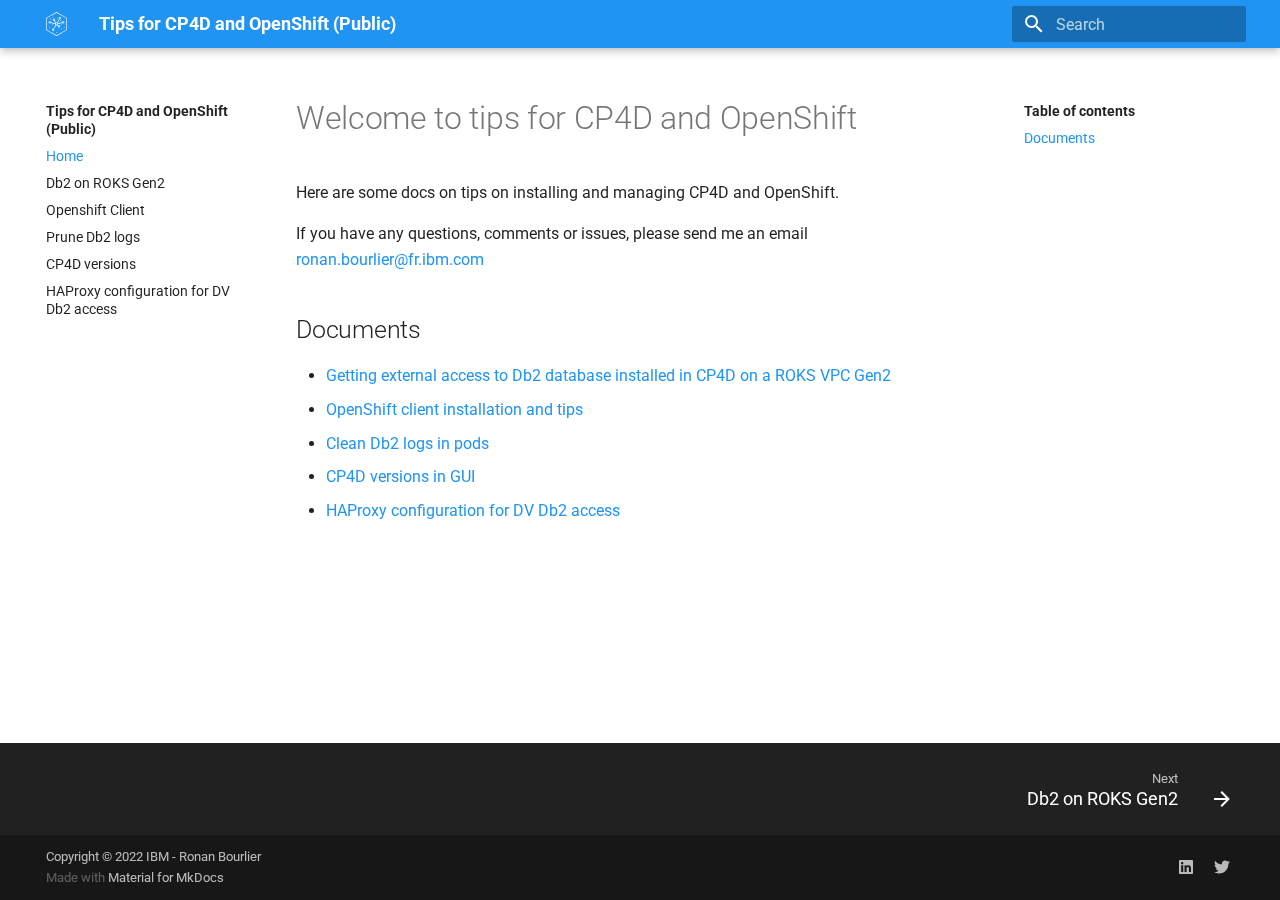
<file: index.html>
<!doctype html>
<html lang="en" class="no-js">
  <head>
    
      <meta charset="utf-8">
      <meta name="viewport" content="width=device-width,initial-scale=1">
      
      
      
      <link rel="icon" href="img/favicon.png">
      <meta name="generator" content="mkdocs-1.4.2, mkdocs-material-8.5.10">
    
    
      
        <title>Tips for CP4D and OpenShift (Public)</title>
      
    
    
      <link rel="stylesheet" href="assets/stylesheets/main.472b142f.min.css">
      
        
        <link rel="stylesheet" href="assets/stylesheets/palette.08040f6c.min.css">
        
          
          
          <meta name="theme-color" content="#2094f3">
        
      
      

    
    
    
      
        
        
        <link rel="preconnect" href="https://fonts.gstatic.com" crossorigin>
        <link rel="stylesheet" href="https://fonts.googleapis.com/css?family=Roboto:300,300i,400,400i,700,700i%7CRoboto+Mono:400,400i,700,700i&display=fallback">
        <style>:root{--md-text-font:"Roboto";--md-code-font:"Roboto Mono"}</style>
      
    
    
      <link rel="stylesheet" href="stylesheets/extra.css">
    
    <script>__md_scope=new URL(".",location),__md_hash=e=>[...e].reduce((e,_)=>(e<<5)-e+_.charCodeAt(0),0),__md_get=(e,_=localStorage,t=__md_scope)=>JSON.parse(_.getItem(t.pathname+"."+e)),__md_set=(e,_,t=localStorage,a=__md_scope)=>{try{t.setItem(a.pathname+"."+e,JSON.stringify(_))}catch(e){}}</script>
    
      

    
    
    
  </head>
  
  
    
    
    
    
    
    <body dir="ltr" data-md-color-scheme="default" data-md-color-primary="blue" data-md-color-accent="blue">
  
    
    
    <input class="md-toggle" data-md-toggle="drawer" type="checkbox" id="__drawer" autocomplete="off">
    <input class="md-toggle" data-md-toggle="search" type="checkbox" id="__search" autocomplete="off">
    <label class="md-overlay" for="__drawer"></label>
    <div data-md-component="skip">
      
        
        <a href="#welcome-to-tips-for-cp4d-and-openshift" class="md-skip">
          Skip to content
        </a>
      
    </div>
    <div data-md-component="announce">
      
    </div>
    
    
      

<header class="md-header" data-md-component="header">
  <nav class="md-header__inner md-grid" aria-label="Header">
    <a href="." title="Tips for CP4D and OpenShift (Public)" class="md-header__button md-logo" aria-label="Tips for CP4D and OpenShift (Public)" data-md-component="logo">
      
  <img src="img/icp4data_blanc.svg" alt="logo">

    </a>
    <label class="md-header__button md-icon" for="__drawer">
      <svg xmlns="http://www.w3.org/2000/svg" viewBox="0 0 24 24"><path d="M3 6h18v2H3V6m0 5h18v2H3v-2m0 5h18v2H3v-2Z"/></svg>
    </label>
    <div class="md-header__title" data-md-component="header-title">
      <div class="md-header__ellipsis">
        <div class="md-header__topic">
          <span class="md-ellipsis">
            Tips for CP4D and OpenShift (Public)
          </span>
        </div>
        <div class="md-header__topic" data-md-component="header-topic">
          <span class="md-ellipsis">
            
              Home
            
          </span>
        </div>
      </div>
    </div>
    
    
    
      <label class="md-header__button md-icon" for="__search">
        <svg xmlns="http://www.w3.org/2000/svg" viewBox="0 0 24 24"><path d="M9.5 3A6.5 6.5 0 0 1 16 9.5c0 1.61-.59 3.09-1.56 4.23l.27.27h.79l5 5-1.5 1.5-5-5v-.79l-.27-.27A6.516 6.516 0 0 1 9.5 16 6.5 6.5 0 0 1 3 9.5 6.5 6.5 0 0 1 9.5 3m0 2C7 5 5 7 5 9.5S7 14 9.5 14 14 12 14 9.5 12 5 9.5 5Z"/></svg>
      </label>
      <div class="md-search" data-md-component="search" role="dialog">
  <label class="md-search__overlay" for="__search"></label>
  <div class="md-search__inner" role="search">
    <form class="md-search__form" name="search">
      <input type="text" class="md-search__input" name="query" aria-label="Search" placeholder="Search" autocapitalize="off" autocorrect="off" autocomplete="off" spellcheck="false" data-md-component="search-query" required>
      <label class="md-search__icon md-icon" for="__search">
        <svg xmlns="http://www.w3.org/2000/svg" viewBox="0 0 24 24"><path d="M9.5 3A6.5 6.5 0 0 1 16 9.5c0 1.61-.59 3.09-1.56 4.23l.27.27h.79l5 5-1.5 1.5-5-5v-.79l-.27-.27A6.516 6.516 0 0 1 9.5 16 6.5 6.5 0 0 1 3 9.5 6.5 6.5 0 0 1 9.5 3m0 2C7 5 5 7 5 9.5S7 14 9.5 14 14 12 14 9.5 12 5 9.5 5Z"/></svg>
        <svg xmlns="http://www.w3.org/2000/svg" viewBox="0 0 24 24"><path d="M20 11v2H8l5.5 5.5-1.42 1.42L4.16 12l7.92-7.92L13.5 5.5 8 11h12Z"/></svg>
      </label>
      <nav class="md-search__options" aria-label="Search">
        
        <button type="reset" class="md-search__icon md-icon" title="Clear" aria-label="Clear" tabindex="-1">
          <svg xmlns="http://www.w3.org/2000/svg" viewBox="0 0 24 24"><path d="M19 6.41 17.59 5 12 10.59 6.41 5 5 6.41 10.59 12 5 17.59 6.41 19 12 13.41 17.59 19 19 17.59 13.41 12 19 6.41Z"/></svg>
        </button>
      </nav>
      
    </form>
    <div class="md-search__output">
      <div class="md-search__scrollwrap" data-md-scrollfix>
        <div class="md-search-result" data-md-component="search-result">
          <div class="md-search-result__meta">
            Initializing search
          </div>
          <ol class="md-search-result__list"></ol>
        </div>
      </div>
    </div>
  </div>
</div>
    
    
  </nav>
  
</header>
    
    <div class="md-container" data-md-component="container">
      
      
        
          
        
      
      <main class="md-main" data-md-component="main">
        <div class="md-main__inner md-grid">
          
            
              
              <div class="md-sidebar md-sidebar--primary" data-md-component="sidebar" data-md-type="navigation" >
                <div class="md-sidebar__scrollwrap">
                  <div class="md-sidebar__inner">
                    


<nav class="md-nav md-nav--primary" aria-label="Navigation" data-md-level="0">
  <label class="md-nav__title" for="__drawer">
    <a href="." title="Tips for CP4D and OpenShift (Public)" class="md-nav__button md-logo" aria-label="Tips for CP4D and OpenShift (Public)" data-md-component="logo">
      
  <img src="img/icp4data_blanc.svg" alt="logo">

    </a>
    Tips for CP4D and OpenShift (Public)
  </label>
  
  <ul class="md-nav__list" data-md-scrollfix>
    
      
      
      

  
  
    
  
  
    <li class="md-nav__item md-nav__item--active">
      
      <input class="md-nav__toggle md-toggle" data-md-toggle="toc" type="checkbox" id="__toc">
      
      
        
      
      
        <label class="md-nav__link md-nav__link--active" for="__toc">
          Home
          <span class="md-nav__icon md-icon"></span>
        </label>
      
      <a href="." class="md-nav__link md-nav__link--active">
        Home
      </a>
      
        

<nav class="md-nav md-nav--secondary" aria-label="Table of contents">
  
  
  
    
  
  
    <label class="md-nav__title" for="__toc">
      <span class="md-nav__icon md-icon"></span>
      Table of contents
    </label>
    <ul class="md-nav__list" data-md-component="toc" data-md-scrollfix>
      
        <li class="md-nav__item">
  <a href="#documents" class="md-nav__link">
    Documents
  </a>
  
</li>
      
    </ul>
  
</nav>
      
    </li>
  

    
      
      
      

  
  
  
    <li class="md-nav__item">
      <a href="db2-roks/" class="md-nav__link">
        Db2 on ROKS Gen2
      </a>
    </li>
  

    
      
      
      

  
  
  
    <li class="md-nav__item">
      <a href="oc-client-install/" class="md-nav__link">
        Openshift Client
      </a>
    </li>
  

    
      
      
      

  
  
  
    <li class="md-nav__item">
      <a href="db2-prune-logs/" class="md-nav__link">
        Prune Db2 logs
      </a>
    </li>
  

    
      
      
      

  
  
  
    <li class="md-nav__item">
      <a href="cp4d-version/" class="md-nav__link">
        CP4D versions
      </a>
    </li>
  

    
      
      
      

  
  
  
    <li class="md-nav__item">
      <a href="dv-access-configuration-haproxy/" class="md-nav__link">
        HAProxy configuration for DV Db2 access
      </a>
    </li>
  

    
  </ul>
</nav>
                  </div>
                </div>
              </div>
            
            
              
              <div class="md-sidebar md-sidebar--secondary" data-md-component="sidebar" data-md-type="toc" >
                <div class="md-sidebar__scrollwrap">
                  <div class="md-sidebar__inner">
                    

<nav class="md-nav md-nav--secondary" aria-label="Table of contents">
  
  
  
    
  
  
    <label class="md-nav__title" for="__toc">
      <span class="md-nav__icon md-icon"></span>
      Table of contents
    </label>
    <ul class="md-nav__list" data-md-component="toc" data-md-scrollfix>
      
        <li class="md-nav__item">
  <a href="#documents" class="md-nav__link">
    Documents
  </a>
  
</li>
      
    </ul>
  
</nav>
                  </div>
                </div>
              </div>
            
          
          
            <div class="md-content" data-md-component="content">
              <article class="md-content__inner md-typeset">
                
                  


<h1 id="welcome-to-tips-for-cp4d-and-openshift">Welcome to tips for CP4D and OpenShift</h1>
<p>Here are some docs on tips on installing and managing CP4D and OpenShift.</p>
<p>If you have any questions, comments or issues, please send me an email <a href="mailto:ronan.bourlier@fr.ibm.com">ronan.bourlier@fr.ibm.com</a></p>
<h2 id="documents">Documents</h2>
<ul>
<li><a href="db2-roks/">Getting external access to Db2 database installed in CP4D on a ROKS VPC Gen2</a></li>
<li><a href="oc-client-install/">OpenShift client installation and tips</a></li>
<li><a href="db2-prune-logs/">Clean Db2 logs in pods</a></li>
<li><a href="cp4d-version/">CP4D versions in GUI</a></li>
<li><a href="dv-access-configuration-haproxy/">HAProxy configuration for DV Db2 access</a></li>
</ul>





                
              </article>
            </div>
          
          
        </div>
        
      </main>
      
        <footer class="md-footer">
  
    
    <nav class="md-footer__inner md-grid" aria-label="Footer" >
      
      
        
        <a href="db2-roks/" class="md-footer__link md-footer__link--next" aria-label="Next: Db2 on ROKS Gen2" rel="next">
          <div class="md-footer__title">
            <div class="md-ellipsis">
              <span class="md-footer__direction">
                Next
              </span>
              Db2 on ROKS Gen2
            </div>
          </div>
          <div class="md-footer__button md-icon">
            <svg xmlns="http://www.w3.org/2000/svg" viewBox="0 0 24 24"><path d="M4 11v2h12l-5.5 5.5 1.42 1.42L19.84 12l-7.92-7.92L10.5 5.5 16 11H4Z"/></svg>
          </div>
        </a>
      
    </nav>
  
  <div class="md-footer-meta md-typeset">
    <div class="md-footer-meta__inner md-grid">
      <div class="md-copyright">
  
    <div class="md-copyright__highlight">
      Copyright &copy; 2022 IBM - Ronan Bourlier
    </div>
  
  
    Made with
    <a href="https://squidfunk.github.io/mkdocs-material/" target="_blank" rel="noopener">
      Material for MkDocs
    </a>
  
</div>
      
        <div class="md-social">
  
    
    
      
      
    
    <a href="https://www.linkedin.com/in/ronanbourlier/" target="_blank" rel="noopener" title="www.linkedin.com" class="md-social__link">
      <svg xmlns="http://www.w3.org/2000/svg" viewBox="0 0 448 512"><!--! Font Awesome Free 6.2.0 by @fontawesome - https://fontawesome.com License - https://fontawesome.com/license/free (Icons: CC BY 4.0, Fonts: SIL OFL 1.1, Code: MIT License) Copyright 2022 Fonticons, Inc.--><path d="M416 32H31.9C14.3 32 0 46.5 0 64.3v383.4C0 465.5 14.3 480 31.9 480H416c17.6 0 32-14.5 32-32.3V64.3c0-17.8-14.4-32.3-32-32.3zM135.4 416H69V202.2h66.5V416zm-33.2-243c-21.3 0-38.5-17.3-38.5-38.5S80.9 96 102.2 96c21.2 0 38.5 17.3 38.5 38.5 0 21.3-17.2 38.5-38.5 38.5zm282.1 243h-66.4V312c0-24.8-.5-56.7-34.5-56.7-34.6 0-39.9 27-39.9 54.9V416h-66.4V202.2h63.7v29.2h.9c8.9-16.8 30.6-34.5 62.9-34.5 67.2 0 79.7 44.3 79.7 101.9V416z"/></svg>
    </a>
  
    
    
      
      
    
    <a href="https://twitter.com/infrarchitect" target="_blank" rel="noopener" title="twitter.com" class="md-social__link">
      <svg xmlns="http://www.w3.org/2000/svg" viewBox="0 0 512 512"><!--! Font Awesome Free 6.2.0 by @fontawesome - https://fontawesome.com License - https://fontawesome.com/license/free (Icons: CC BY 4.0, Fonts: SIL OFL 1.1, Code: MIT License) Copyright 2022 Fonticons, Inc.--><path d="M459.37 151.716c.325 4.548.325 9.097.325 13.645 0 138.72-105.583 298.558-298.558 298.558-59.452 0-114.68-17.219-161.137-47.106 8.447.974 16.568 1.299 25.34 1.299 49.055 0 94.213-16.568 130.274-44.832-46.132-.975-84.792-31.188-98.112-72.772 6.498.974 12.995 1.624 19.818 1.624 9.421 0 18.843-1.3 27.614-3.573-48.081-9.747-84.143-51.98-84.143-102.985v-1.299c13.969 7.797 30.214 12.67 47.431 13.319-28.264-18.843-46.781-51.005-46.781-87.391 0-19.492 5.197-37.36 14.294-52.954 51.655 63.675 129.3 105.258 216.365 109.807-1.624-7.797-2.599-15.918-2.599-24.04 0-57.828 46.782-104.934 104.934-104.934 30.213 0 57.502 12.67 76.67 33.137 23.715-4.548 46.456-13.32 66.599-25.34-7.798 24.366-24.366 44.833-46.132 57.827 21.117-2.273 41.584-8.122 60.426-16.243-14.292 20.791-32.161 39.308-52.628 54.253z"/></svg>
    </a>
  
</div>
      
    </div>
  </div>
</footer>
      
    </div>
    <div class="md-dialog" data-md-component="dialog">
      <div class="md-dialog__inner md-typeset"></div>
    </div>
    
    <script id="__config" type="application/json">{"base": ".", "features": ["navigation.indexes"], "search": "assets/javascripts/workers/search.16e2a7d4.min.js", "translations": {"clipboard.copied": "Copied to clipboard", "clipboard.copy": "Copy to clipboard", "search.config.lang": "en", "search.config.pipeline": "trimmer, stopWordFilter", "search.config.separator": "[\\s\\-]+", "search.placeholder": "Search", "search.result.more.one": "1 more on this page", "search.result.more.other": "# more on this page", "search.result.none": "No matching documents", "search.result.one": "1 matching document", "search.result.other": "# matching documents", "search.result.placeholder": "Type to start searching", "search.result.term.missing": "Missing", "select.version.title": "Select version"}}</script>
    
    
      <script src="assets/javascripts/bundle.d6c3db9e.min.js"></script>
      
    
  </body>
</html>
</file>
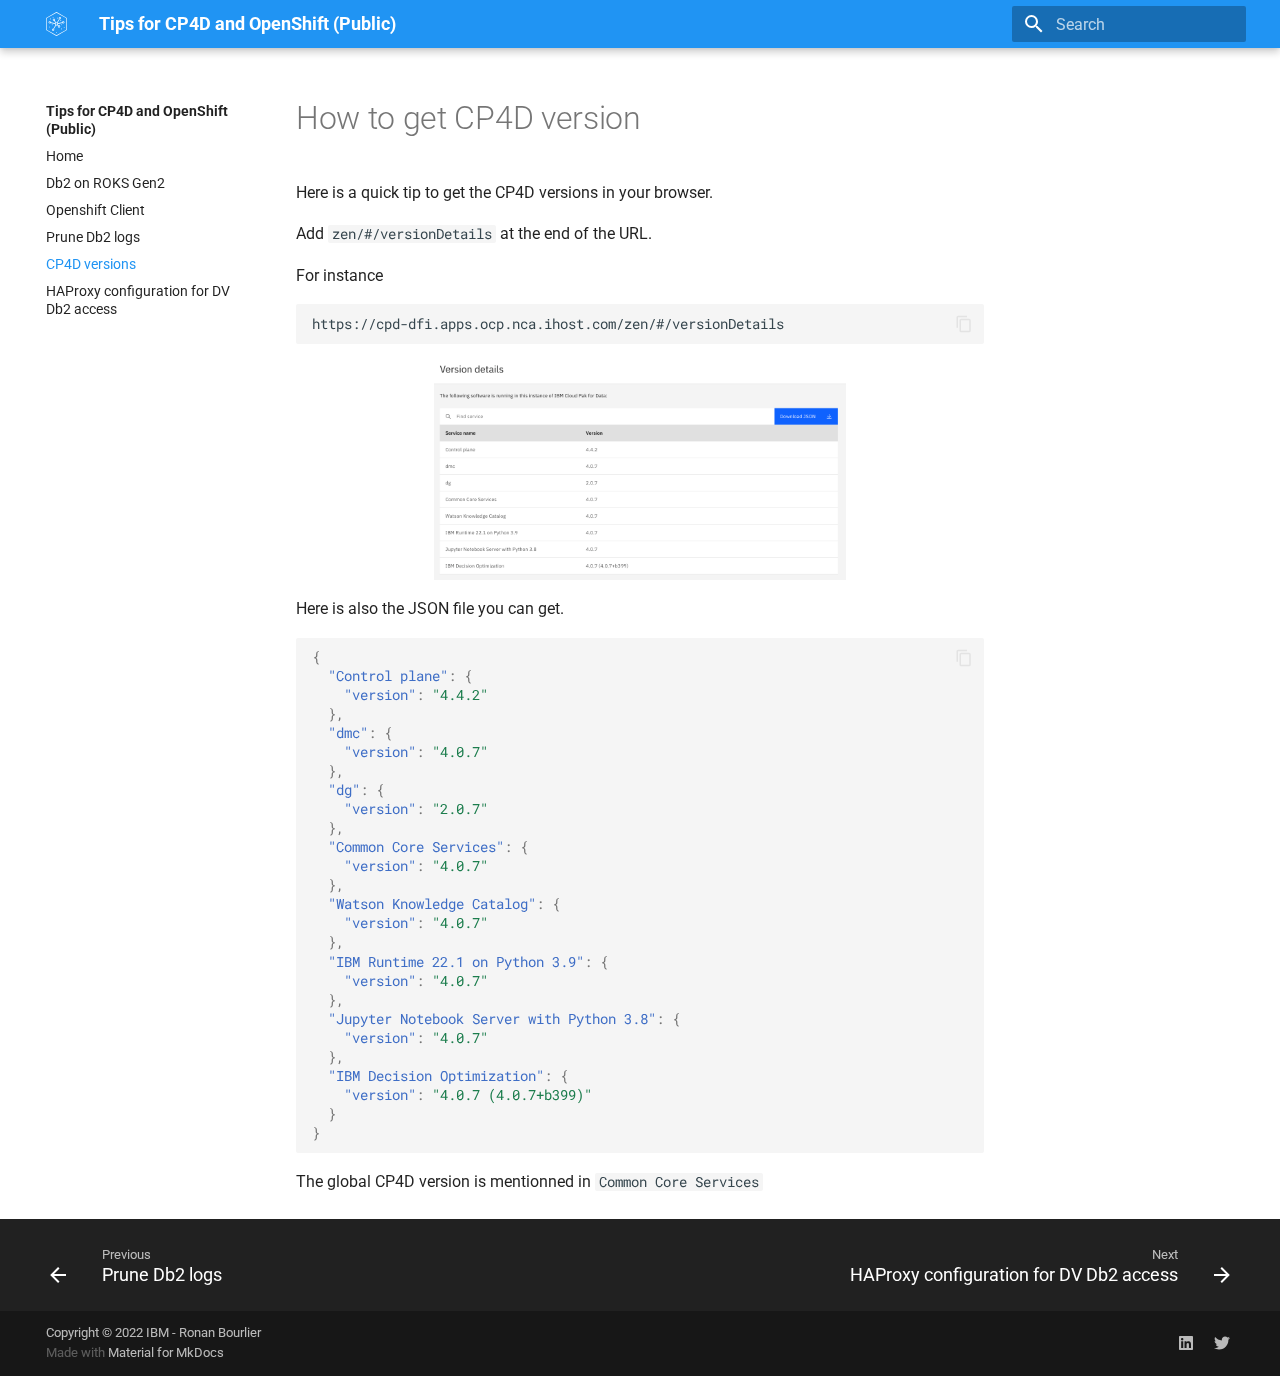
<file: cp4d-version/index.html>
<!doctype html>
<html lang="en" class="no-js">
  <head>
    
      <meta charset="utf-8">
      <meta name="viewport" content="width=device-width,initial-scale=1">
      
      
      
      <link rel="icon" href="../img/favicon.png">
      <meta name="generator" content="mkdocs-1.4.2, mkdocs-material-8.5.10">
    
    
      
        <title>CP4D versions - Tips for CP4D and OpenShift (Public)</title>
      
    
    
      <link rel="stylesheet" href="../assets/stylesheets/main.472b142f.min.css">
      
        
        <link rel="stylesheet" href="../assets/stylesheets/palette.08040f6c.min.css">
        
          
          
          <meta name="theme-color" content="#2094f3">
        
      
      

    
    
    
      
        
        
        <link rel="preconnect" href="https://fonts.gstatic.com" crossorigin>
        <link rel="stylesheet" href="https://fonts.googleapis.com/css?family=Roboto:300,300i,400,400i,700,700i%7CRoboto+Mono:400,400i,700,700i&display=fallback">
        <style>:root{--md-text-font:"Roboto";--md-code-font:"Roboto Mono"}</style>
      
    
    
      <link rel="stylesheet" href="../stylesheets/extra.css">
    
    <script>__md_scope=new URL("..",location),__md_hash=e=>[...e].reduce((e,_)=>(e<<5)-e+_.charCodeAt(0),0),__md_get=(e,_=localStorage,t=__md_scope)=>JSON.parse(_.getItem(t.pathname+"."+e)),__md_set=(e,_,t=localStorage,a=__md_scope)=>{try{t.setItem(a.pathname+"."+e,JSON.stringify(_))}catch(e){}}</script>
    
      

    
    
    
  </head>
  
  
    
    
    
    
    
    <body dir="ltr" data-md-color-scheme="default" data-md-color-primary="blue" data-md-color-accent="blue">
  
    
    
    <input class="md-toggle" data-md-toggle="drawer" type="checkbox" id="__drawer" autocomplete="off">
    <input class="md-toggle" data-md-toggle="search" type="checkbox" id="__search" autocomplete="off">
    <label class="md-overlay" for="__drawer"></label>
    <div data-md-component="skip">
      
        
        <a href="#how-to-get-cp4d-version" class="md-skip">
          Skip to content
        </a>
      
    </div>
    <div data-md-component="announce">
      
    </div>
    
    
      

<header class="md-header" data-md-component="header">
  <nav class="md-header__inner md-grid" aria-label="Header">
    <a href=".." title="Tips for CP4D and OpenShift (Public)" class="md-header__button md-logo" aria-label="Tips for CP4D and OpenShift (Public)" data-md-component="logo">
      
  <img src="../img/icp4data_blanc.svg" alt="logo">

    </a>
    <label class="md-header__button md-icon" for="__drawer">
      <svg xmlns="http://www.w3.org/2000/svg" viewBox="0 0 24 24"><path d="M3 6h18v2H3V6m0 5h18v2H3v-2m0 5h18v2H3v-2Z"/></svg>
    </label>
    <div class="md-header__title" data-md-component="header-title">
      <div class="md-header__ellipsis">
        <div class="md-header__topic">
          <span class="md-ellipsis">
            Tips for CP4D and OpenShift (Public)
          </span>
        </div>
        <div class="md-header__topic" data-md-component="header-topic">
          <span class="md-ellipsis">
            
              CP4D versions
            
          </span>
        </div>
      </div>
    </div>
    
    
    
      <label class="md-header__button md-icon" for="__search">
        <svg xmlns="http://www.w3.org/2000/svg" viewBox="0 0 24 24"><path d="M9.5 3A6.5 6.5 0 0 1 16 9.5c0 1.61-.59 3.09-1.56 4.23l.27.27h.79l5 5-1.5 1.5-5-5v-.79l-.27-.27A6.516 6.516 0 0 1 9.5 16 6.5 6.5 0 0 1 3 9.5 6.5 6.5 0 0 1 9.5 3m0 2C7 5 5 7 5 9.5S7 14 9.5 14 14 12 14 9.5 12 5 9.5 5Z"/></svg>
      </label>
      <div class="md-search" data-md-component="search" role="dialog">
  <label class="md-search__overlay" for="__search"></label>
  <div class="md-search__inner" role="search">
    <form class="md-search__form" name="search">
      <input type="text" class="md-search__input" name="query" aria-label="Search" placeholder="Search" autocapitalize="off" autocorrect="off" autocomplete="off" spellcheck="false" data-md-component="search-query" required>
      <label class="md-search__icon md-icon" for="__search">
        <svg xmlns="http://www.w3.org/2000/svg" viewBox="0 0 24 24"><path d="M9.5 3A6.5 6.5 0 0 1 16 9.5c0 1.61-.59 3.09-1.56 4.23l.27.27h.79l5 5-1.5 1.5-5-5v-.79l-.27-.27A6.516 6.516 0 0 1 9.5 16 6.5 6.5 0 0 1 3 9.5 6.5 6.5 0 0 1 9.5 3m0 2C7 5 5 7 5 9.5S7 14 9.5 14 14 12 14 9.5 12 5 9.5 5Z"/></svg>
        <svg xmlns="http://www.w3.org/2000/svg" viewBox="0 0 24 24"><path d="M20 11v2H8l5.5 5.5-1.42 1.42L4.16 12l7.92-7.92L13.5 5.5 8 11h12Z"/></svg>
      </label>
      <nav class="md-search__options" aria-label="Search">
        
        <button type="reset" class="md-search__icon md-icon" title="Clear" aria-label="Clear" tabindex="-1">
          <svg xmlns="http://www.w3.org/2000/svg" viewBox="0 0 24 24"><path d="M19 6.41 17.59 5 12 10.59 6.41 5 5 6.41 10.59 12 5 17.59 6.41 19 12 13.41 17.59 19 19 17.59 13.41 12 19 6.41Z"/></svg>
        </button>
      </nav>
      
    </form>
    <div class="md-search__output">
      <div class="md-search__scrollwrap" data-md-scrollfix>
        <div class="md-search-result" data-md-component="search-result">
          <div class="md-search-result__meta">
            Initializing search
          </div>
          <ol class="md-search-result__list"></ol>
        </div>
      </div>
    </div>
  </div>
</div>
    
    
  </nav>
  
</header>
    
    <div class="md-container" data-md-component="container">
      
      
        
          
        
      
      <main class="md-main" data-md-component="main">
        <div class="md-main__inner md-grid">
          
            
              
              <div class="md-sidebar md-sidebar--primary" data-md-component="sidebar" data-md-type="navigation" >
                <div class="md-sidebar__scrollwrap">
                  <div class="md-sidebar__inner">
                    


<nav class="md-nav md-nav--primary" aria-label="Navigation" data-md-level="0">
  <label class="md-nav__title" for="__drawer">
    <a href=".." title="Tips for CP4D and OpenShift (Public)" class="md-nav__button md-logo" aria-label="Tips for CP4D and OpenShift (Public)" data-md-component="logo">
      
  <img src="../img/icp4data_blanc.svg" alt="logo">

    </a>
    Tips for CP4D and OpenShift (Public)
  </label>
  
  <ul class="md-nav__list" data-md-scrollfix>
    
      
      
      

  
  
  
    <li class="md-nav__item">
      <a href=".." class="md-nav__link">
        Home
      </a>
    </li>
  

    
      
      
      

  
  
  
    <li class="md-nav__item">
      <a href="../db2-roks/" class="md-nav__link">
        Db2 on ROKS Gen2
      </a>
    </li>
  

    
      
      
      

  
  
  
    <li class="md-nav__item">
      <a href="../oc-client-install/" class="md-nav__link">
        Openshift Client
      </a>
    </li>
  

    
      
      
      

  
  
  
    <li class="md-nav__item">
      <a href="../db2-prune-logs/" class="md-nav__link">
        Prune Db2 logs
      </a>
    </li>
  

    
      
      
      

  
  
    
  
  
    <li class="md-nav__item md-nav__item--active">
      
      <input class="md-nav__toggle md-toggle" data-md-toggle="toc" type="checkbox" id="__toc">
      
      
        
      
      
      <a href="./" class="md-nav__link md-nav__link--active">
        CP4D versions
      </a>
      
    </li>
  

    
      
      
      

  
  
  
    <li class="md-nav__item">
      <a href="../dv-access-configuration-haproxy/" class="md-nav__link">
        HAProxy configuration for DV Db2 access
      </a>
    </li>
  

    
  </ul>
</nav>
                  </div>
                </div>
              </div>
            
            
              
              <div class="md-sidebar md-sidebar--secondary" data-md-component="sidebar" data-md-type="toc" >
                <div class="md-sidebar__scrollwrap">
                  <div class="md-sidebar__inner">
                    

<nav class="md-nav md-nav--secondary" aria-label="Table of contents">
  
  
  
    
  
  
</nav>
                  </div>
                </div>
              </div>
            
          
          
            <div class="md-content" data-md-component="content">
              <article class="md-content__inner md-typeset">
                
                  


<h1 id="how-to-get-cp4d-version">How to get CP4D version</h1>
<p>Here is a quick tip to get the CP4D versions in your browser.</p>
<p>Add <code>zen/#/versionDetails</code> at the end of the URL.</p>
<p>For instance
<div class="highlight"><pre><span></span><code>https://cpd-dfi.apps.ocp.nca.ihost.com/zen/#/versionDetails
</code></pre></div></p>
<p><img alt="CP4D versions" src="../img/cp4d-versions.png" /></p>
<p>Here is also the JSON file you can get.</p>
<div class="highlight"><pre><span></span><code><span class="p">{</span><span class="w"></span>
<span class="w">  </span><span class="nt">&quot;Control plane&quot;</span><span class="p">:</span><span class="w"> </span><span class="p">{</span><span class="w"></span>
<span class="w">    </span><span class="nt">&quot;version&quot;</span><span class="p">:</span><span class="w"> </span><span class="s2">&quot;4.4.2&quot;</span><span class="w"></span>
<span class="w">  </span><span class="p">},</span><span class="w"></span>
<span class="w">  </span><span class="nt">&quot;dmc&quot;</span><span class="p">:</span><span class="w"> </span><span class="p">{</span><span class="w"></span>
<span class="w">    </span><span class="nt">&quot;version&quot;</span><span class="p">:</span><span class="w"> </span><span class="s2">&quot;4.0.7&quot;</span><span class="w"></span>
<span class="w">  </span><span class="p">},</span><span class="w"></span>
<span class="w">  </span><span class="nt">&quot;dg&quot;</span><span class="p">:</span><span class="w"> </span><span class="p">{</span><span class="w"></span>
<span class="w">    </span><span class="nt">&quot;version&quot;</span><span class="p">:</span><span class="w"> </span><span class="s2">&quot;2.0.7&quot;</span><span class="w"></span>
<span class="w">  </span><span class="p">},</span><span class="w"></span>
<span class="w">  </span><span class="nt">&quot;Common Core Services&quot;</span><span class="p">:</span><span class="w"> </span><span class="p">{</span><span class="w"></span>
<span class="w">    </span><span class="nt">&quot;version&quot;</span><span class="p">:</span><span class="w"> </span><span class="s2">&quot;4.0.7&quot;</span><span class="w"></span>
<span class="w">  </span><span class="p">},</span><span class="w"></span>
<span class="w">  </span><span class="nt">&quot;Watson Knowledge Catalog&quot;</span><span class="p">:</span><span class="w"> </span><span class="p">{</span><span class="w"></span>
<span class="w">    </span><span class="nt">&quot;version&quot;</span><span class="p">:</span><span class="w"> </span><span class="s2">&quot;4.0.7&quot;</span><span class="w"></span>
<span class="w">  </span><span class="p">},</span><span class="w"></span>
<span class="w">  </span><span class="nt">&quot;IBM Runtime 22.1 on Python 3.9&quot;</span><span class="p">:</span><span class="w"> </span><span class="p">{</span><span class="w"></span>
<span class="w">    </span><span class="nt">&quot;version&quot;</span><span class="p">:</span><span class="w"> </span><span class="s2">&quot;4.0.7&quot;</span><span class="w"></span>
<span class="w">  </span><span class="p">},</span><span class="w"></span>
<span class="w">  </span><span class="nt">&quot;Jupyter Notebook Server with Python 3.8&quot;</span><span class="p">:</span><span class="w"> </span><span class="p">{</span><span class="w"></span>
<span class="w">    </span><span class="nt">&quot;version&quot;</span><span class="p">:</span><span class="w"> </span><span class="s2">&quot;4.0.7&quot;</span><span class="w"></span>
<span class="w">  </span><span class="p">},</span><span class="w"></span>
<span class="w">  </span><span class="nt">&quot;IBM Decision Optimization&quot;</span><span class="p">:</span><span class="w"> </span><span class="p">{</span><span class="w"></span>
<span class="w">    </span><span class="nt">&quot;version&quot;</span><span class="p">:</span><span class="w"> </span><span class="s2">&quot;4.0.7 (4.0.7+b399)&quot;</span><span class="w"></span>
<span class="w">  </span><span class="p">}</span><span class="w"></span>
<span class="p">}</span><span class="w"></span>
</code></pre></div>
<p>The global CP4D version is mentionned in <code>Common Core Services</code></p>





                
              </article>
            </div>
          
          
        </div>
        
      </main>
      
        <footer class="md-footer">
  
    
    <nav class="md-footer__inner md-grid" aria-label="Footer" >
      
        
        <a href="../db2-prune-logs/" class="md-footer__link md-footer__link--prev" aria-label="Previous: Prune Db2 logs" rel="prev">
          <div class="md-footer__button md-icon">
            <svg xmlns="http://www.w3.org/2000/svg" viewBox="0 0 24 24"><path d="M20 11v2H8l5.5 5.5-1.42 1.42L4.16 12l7.92-7.92L13.5 5.5 8 11h12Z"/></svg>
          </div>
          <div class="md-footer__title">
            <div class="md-ellipsis">
              <span class="md-footer__direction">
                Previous
              </span>
              Prune Db2 logs
            </div>
          </div>
        </a>
      
      
        
        <a href="../dv-access-configuration-haproxy/" class="md-footer__link md-footer__link--next" aria-label="Next: HAProxy configuration for DV Db2 access" rel="next">
          <div class="md-footer__title">
            <div class="md-ellipsis">
              <span class="md-footer__direction">
                Next
              </span>
              HAProxy configuration for DV Db2 access
            </div>
          </div>
          <div class="md-footer__button md-icon">
            <svg xmlns="http://www.w3.org/2000/svg" viewBox="0 0 24 24"><path d="M4 11v2h12l-5.5 5.5 1.42 1.42L19.84 12l-7.92-7.92L10.5 5.5 16 11H4Z"/></svg>
          </div>
        </a>
      
    </nav>
  
  <div class="md-footer-meta md-typeset">
    <div class="md-footer-meta__inner md-grid">
      <div class="md-copyright">
  
    <div class="md-copyright__highlight">
      Copyright &copy; 2022 IBM - Ronan Bourlier
    </div>
  
  
    Made with
    <a href="https://squidfunk.github.io/mkdocs-material/" target="_blank" rel="noopener">
      Material for MkDocs
    </a>
  
</div>
      
        <div class="md-social">
  
    
    
      
      
    
    <a href="https://www.linkedin.com/in/ronanbourlier/" target="_blank" rel="noopener" title="www.linkedin.com" class="md-social__link">
      <svg xmlns="http://www.w3.org/2000/svg" viewBox="0 0 448 512"><!--! Font Awesome Free 6.2.0 by @fontawesome - https://fontawesome.com License - https://fontawesome.com/license/free (Icons: CC BY 4.0, Fonts: SIL OFL 1.1, Code: MIT License) Copyright 2022 Fonticons, Inc.--><path d="M416 32H31.9C14.3 32 0 46.5 0 64.3v383.4C0 465.5 14.3 480 31.9 480H416c17.6 0 32-14.5 32-32.3V64.3c0-17.8-14.4-32.3-32-32.3zM135.4 416H69V202.2h66.5V416zm-33.2-243c-21.3 0-38.5-17.3-38.5-38.5S80.9 96 102.2 96c21.2 0 38.5 17.3 38.5 38.5 0 21.3-17.2 38.5-38.5 38.5zm282.1 243h-66.4V312c0-24.8-.5-56.7-34.5-56.7-34.6 0-39.9 27-39.9 54.9V416h-66.4V202.2h63.7v29.2h.9c8.9-16.8 30.6-34.5 62.9-34.5 67.2 0 79.7 44.3 79.7 101.9V416z"/></svg>
    </a>
  
    
    
      
      
    
    <a href="https://twitter.com/infrarchitect" target="_blank" rel="noopener" title="twitter.com" class="md-social__link">
      <svg xmlns="http://www.w3.org/2000/svg" viewBox="0 0 512 512"><!--! Font Awesome Free 6.2.0 by @fontawesome - https://fontawesome.com License - https://fontawesome.com/license/free (Icons: CC BY 4.0, Fonts: SIL OFL 1.1, Code: MIT License) Copyright 2022 Fonticons, Inc.--><path d="M459.37 151.716c.325 4.548.325 9.097.325 13.645 0 138.72-105.583 298.558-298.558 298.558-59.452 0-114.68-17.219-161.137-47.106 8.447.974 16.568 1.299 25.34 1.299 49.055 0 94.213-16.568 130.274-44.832-46.132-.975-84.792-31.188-98.112-72.772 6.498.974 12.995 1.624 19.818 1.624 9.421 0 18.843-1.3 27.614-3.573-48.081-9.747-84.143-51.98-84.143-102.985v-1.299c13.969 7.797 30.214 12.67 47.431 13.319-28.264-18.843-46.781-51.005-46.781-87.391 0-19.492 5.197-37.36 14.294-52.954 51.655 63.675 129.3 105.258 216.365 109.807-1.624-7.797-2.599-15.918-2.599-24.04 0-57.828 46.782-104.934 104.934-104.934 30.213 0 57.502 12.67 76.67 33.137 23.715-4.548 46.456-13.32 66.599-25.34-7.798 24.366-24.366 44.833-46.132 57.827 21.117-2.273 41.584-8.122 60.426-16.243-14.292 20.791-32.161 39.308-52.628 54.253z"/></svg>
    </a>
  
</div>
      
    </div>
  </div>
</footer>
      
    </div>
    <div class="md-dialog" data-md-component="dialog">
      <div class="md-dialog__inner md-typeset"></div>
    </div>
    
    <script id="__config" type="application/json">{"base": "..", "features": ["navigation.indexes"], "search": "../assets/javascripts/workers/search.16e2a7d4.min.js", "translations": {"clipboard.copied": "Copied to clipboard", "clipboard.copy": "Copy to clipboard", "search.config.lang": "en", "search.config.pipeline": "trimmer, stopWordFilter", "search.config.separator": "[\\s\\-]+", "search.placeholder": "Search", "search.result.more.one": "1 more on this page", "search.result.more.other": "# more on this page", "search.result.none": "No matching documents", "search.result.one": "1 matching document", "search.result.other": "# matching documents", "search.result.placeholder": "Type to start searching", "search.result.term.missing": "Missing", "select.version.title": "Select version"}}</script>
    
    
      <script src="../assets/javascripts/bundle.d6c3db9e.min.js"></script>
      
    
  </body>
</html>
</file>
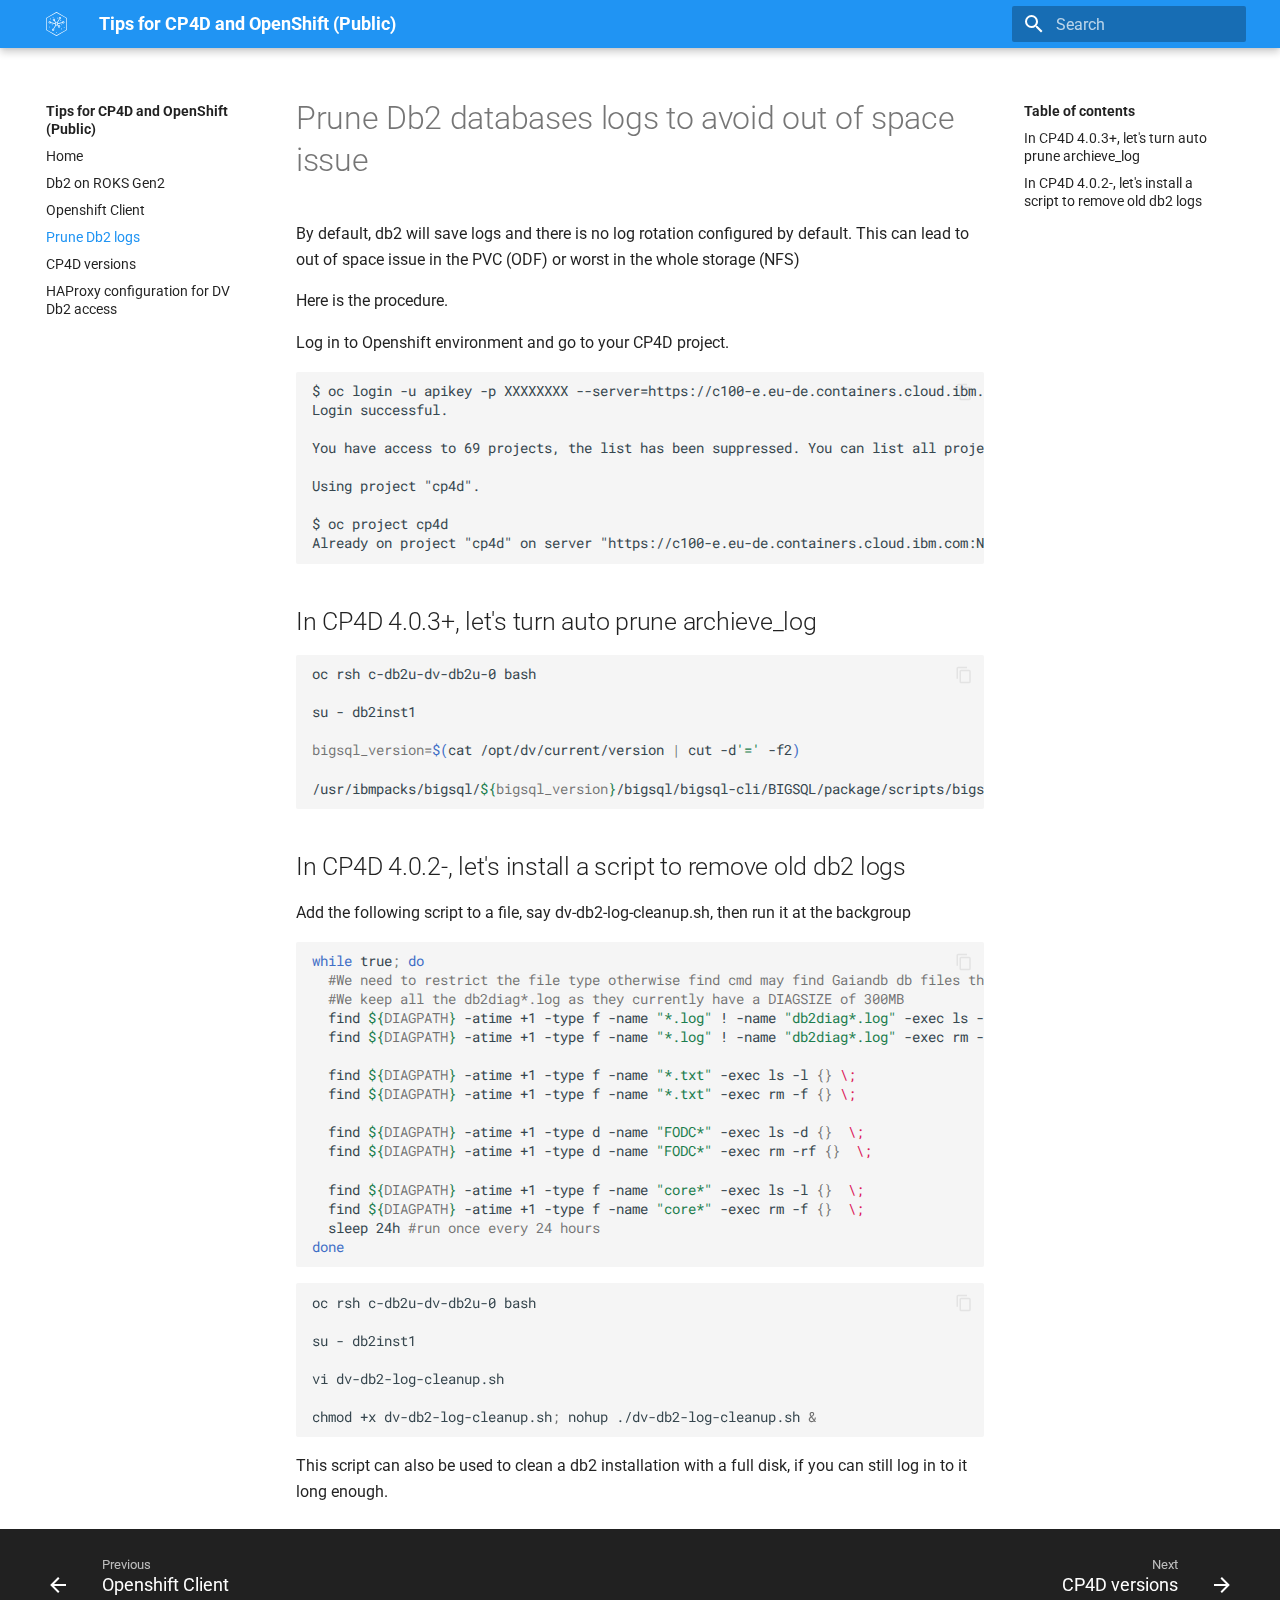
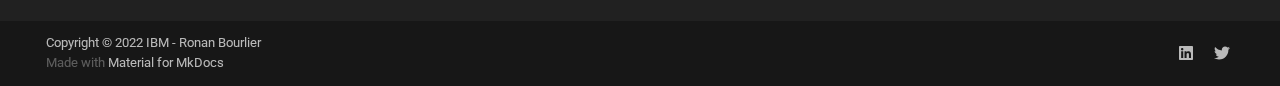
<file: db2-prune-logs/index.html>
<!doctype html>
<html lang="en" class="no-js">
  <head>
    
      <meta charset="utf-8">
      <meta name="viewport" content="width=device-width,initial-scale=1">
      
      
      
      <link rel="icon" href="../img/favicon.png">
      <meta name="generator" content="mkdocs-1.4.2, mkdocs-material-8.5.10">
    
    
      
        <title>Prune Db2 logs - Tips for CP4D and OpenShift (Public)</title>
      
    
    
      <link rel="stylesheet" href="../assets/stylesheets/main.472b142f.min.css">
      
        
        <link rel="stylesheet" href="../assets/stylesheets/palette.08040f6c.min.css">
        
          
          
          <meta name="theme-color" content="#2094f3">
        
      
      

    
    
    
      
        
        
        <link rel="preconnect" href="https://fonts.gstatic.com" crossorigin>
        <link rel="stylesheet" href="https://fonts.googleapis.com/css?family=Roboto:300,300i,400,400i,700,700i%7CRoboto+Mono:400,400i,700,700i&display=fallback">
        <style>:root{--md-text-font:"Roboto";--md-code-font:"Roboto Mono"}</style>
      
    
    
      <link rel="stylesheet" href="../stylesheets/extra.css">
    
    <script>__md_scope=new URL("..",location),__md_hash=e=>[...e].reduce((e,_)=>(e<<5)-e+_.charCodeAt(0),0),__md_get=(e,_=localStorage,t=__md_scope)=>JSON.parse(_.getItem(t.pathname+"."+e)),__md_set=(e,_,t=localStorage,a=__md_scope)=>{try{t.setItem(a.pathname+"."+e,JSON.stringify(_))}catch(e){}}</script>
    
      

    
    
    
  </head>
  
  
    
    
    
    
    
    <body dir="ltr" data-md-color-scheme="default" data-md-color-primary="blue" data-md-color-accent="blue">
  
    
    
    <input class="md-toggle" data-md-toggle="drawer" type="checkbox" id="__drawer" autocomplete="off">
    <input class="md-toggle" data-md-toggle="search" type="checkbox" id="__search" autocomplete="off">
    <label class="md-overlay" for="__drawer"></label>
    <div data-md-component="skip">
      
        
        <a href="#prune-db2-databases-logs-to-avoid-out-of-space-issue" class="md-skip">
          Skip to content
        </a>
      
    </div>
    <div data-md-component="announce">
      
    </div>
    
    
      

<header class="md-header" data-md-component="header">
  <nav class="md-header__inner md-grid" aria-label="Header">
    <a href=".." title="Tips for CP4D and OpenShift (Public)" class="md-header__button md-logo" aria-label="Tips for CP4D and OpenShift (Public)" data-md-component="logo">
      
  <img src="../img/icp4data_blanc.svg" alt="logo">

    </a>
    <label class="md-header__button md-icon" for="__drawer">
      <svg xmlns="http://www.w3.org/2000/svg" viewBox="0 0 24 24"><path d="M3 6h18v2H3V6m0 5h18v2H3v-2m0 5h18v2H3v-2Z"/></svg>
    </label>
    <div class="md-header__title" data-md-component="header-title">
      <div class="md-header__ellipsis">
        <div class="md-header__topic">
          <span class="md-ellipsis">
            Tips for CP4D and OpenShift (Public)
          </span>
        </div>
        <div class="md-header__topic" data-md-component="header-topic">
          <span class="md-ellipsis">
            
              Prune Db2 logs
            
          </span>
        </div>
      </div>
    </div>
    
    
    
      <label class="md-header__button md-icon" for="__search">
        <svg xmlns="http://www.w3.org/2000/svg" viewBox="0 0 24 24"><path d="M9.5 3A6.5 6.5 0 0 1 16 9.5c0 1.61-.59 3.09-1.56 4.23l.27.27h.79l5 5-1.5 1.5-5-5v-.79l-.27-.27A6.516 6.516 0 0 1 9.5 16 6.5 6.5 0 0 1 3 9.5 6.5 6.5 0 0 1 9.5 3m0 2C7 5 5 7 5 9.5S7 14 9.5 14 14 12 14 9.5 12 5 9.5 5Z"/></svg>
      </label>
      <div class="md-search" data-md-component="search" role="dialog">
  <label class="md-search__overlay" for="__search"></label>
  <div class="md-search__inner" role="search">
    <form class="md-search__form" name="search">
      <input type="text" class="md-search__input" name="query" aria-label="Search" placeholder="Search" autocapitalize="off" autocorrect="off" autocomplete="off" spellcheck="false" data-md-component="search-query" required>
      <label class="md-search__icon md-icon" for="__search">
        <svg xmlns="http://www.w3.org/2000/svg" viewBox="0 0 24 24"><path d="M9.5 3A6.5 6.5 0 0 1 16 9.5c0 1.61-.59 3.09-1.56 4.23l.27.27h.79l5 5-1.5 1.5-5-5v-.79l-.27-.27A6.516 6.516 0 0 1 9.5 16 6.5 6.5 0 0 1 3 9.5 6.5 6.5 0 0 1 9.5 3m0 2C7 5 5 7 5 9.5S7 14 9.5 14 14 12 14 9.5 12 5 9.5 5Z"/></svg>
        <svg xmlns="http://www.w3.org/2000/svg" viewBox="0 0 24 24"><path d="M20 11v2H8l5.5 5.5-1.42 1.42L4.16 12l7.92-7.92L13.5 5.5 8 11h12Z"/></svg>
      </label>
      <nav class="md-search__options" aria-label="Search">
        
        <button type="reset" class="md-search__icon md-icon" title="Clear" aria-label="Clear" tabindex="-1">
          <svg xmlns="http://www.w3.org/2000/svg" viewBox="0 0 24 24"><path d="M19 6.41 17.59 5 12 10.59 6.41 5 5 6.41 10.59 12 5 17.59 6.41 19 12 13.41 17.59 19 19 17.59 13.41 12 19 6.41Z"/></svg>
        </button>
      </nav>
      
    </form>
    <div class="md-search__output">
      <div class="md-search__scrollwrap" data-md-scrollfix>
        <div class="md-search-result" data-md-component="search-result">
          <div class="md-search-result__meta">
            Initializing search
          </div>
          <ol class="md-search-result__list"></ol>
        </div>
      </div>
    </div>
  </div>
</div>
    
    
  </nav>
  
</header>
    
    <div class="md-container" data-md-component="container">
      
      
        
          
        
      
      <main class="md-main" data-md-component="main">
        <div class="md-main__inner md-grid">
          
            
              
              <div class="md-sidebar md-sidebar--primary" data-md-component="sidebar" data-md-type="navigation" >
                <div class="md-sidebar__scrollwrap">
                  <div class="md-sidebar__inner">
                    


<nav class="md-nav md-nav--primary" aria-label="Navigation" data-md-level="0">
  <label class="md-nav__title" for="__drawer">
    <a href=".." title="Tips for CP4D and OpenShift (Public)" class="md-nav__button md-logo" aria-label="Tips for CP4D and OpenShift (Public)" data-md-component="logo">
      
  <img src="../img/icp4data_blanc.svg" alt="logo">

    </a>
    Tips for CP4D and OpenShift (Public)
  </label>
  
  <ul class="md-nav__list" data-md-scrollfix>
    
      
      
      

  
  
  
    <li class="md-nav__item">
      <a href=".." class="md-nav__link">
        Home
      </a>
    </li>
  

    
      
      
      

  
  
  
    <li class="md-nav__item">
      <a href="../db2-roks/" class="md-nav__link">
        Db2 on ROKS Gen2
      </a>
    </li>
  

    
      
      
      

  
  
  
    <li class="md-nav__item">
      <a href="../oc-client-install/" class="md-nav__link">
        Openshift Client
      </a>
    </li>
  

    
      
      
      

  
  
    
  
  
    <li class="md-nav__item md-nav__item--active">
      
      <input class="md-nav__toggle md-toggle" data-md-toggle="toc" type="checkbox" id="__toc">
      
      
        
      
      
        <label class="md-nav__link md-nav__link--active" for="__toc">
          Prune Db2 logs
          <span class="md-nav__icon md-icon"></span>
        </label>
      
      <a href="./" class="md-nav__link md-nav__link--active">
        Prune Db2 logs
      </a>
      
        

<nav class="md-nav md-nav--secondary" aria-label="Table of contents">
  
  
  
    
  
  
    <label class="md-nav__title" for="__toc">
      <span class="md-nav__icon md-icon"></span>
      Table of contents
    </label>
    <ul class="md-nav__list" data-md-component="toc" data-md-scrollfix>
      
        <li class="md-nav__item">
  <a href="#in-cp4d-403-lets-turn-auto-prune-archieve_log" class="md-nav__link">
    In CP4D 4.0.3+, let's turn auto prune archieve_log
  </a>
  
</li>
      
        <li class="md-nav__item">
  <a href="#in-cp4d-402-lets-install-a-script-to-remove-old-db2-logs" class="md-nav__link">
    In CP4D 4.0.2-, let's install a script to remove old db2 logs
  </a>
  
</li>
      
    </ul>
  
</nav>
      
    </li>
  

    
      
      
      

  
  
  
    <li class="md-nav__item">
      <a href="../cp4d-version/" class="md-nav__link">
        CP4D versions
      </a>
    </li>
  

    
      
      
      

  
  
  
    <li class="md-nav__item">
      <a href="../dv-access-configuration-haproxy/" class="md-nav__link">
        HAProxy configuration for DV Db2 access
      </a>
    </li>
  

    
  </ul>
</nav>
                  </div>
                </div>
              </div>
            
            
              
              <div class="md-sidebar md-sidebar--secondary" data-md-component="sidebar" data-md-type="toc" >
                <div class="md-sidebar__scrollwrap">
                  <div class="md-sidebar__inner">
                    

<nav class="md-nav md-nav--secondary" aria-label="Table of contents">
  
  
  
    
  
  
    <label class="md-nav__title" for="__toc">
      <span class="md-nav__icon md-icon"></span>
      Table of contents
    </label>
    <ul class="md-nav__list" data-md-component="toc" data-md-scrollfix>
      
        <li class="md-nav__item">
  <a href="#in-cp4d-403-lets-turn-auto-prune-archieve_log" class="md-nav__link">
    In CP4D 4.0.3+, let's turn auto prune archieve_log
  </a>
  
</li>
      
        <li class="md-nav__item">
  <a href="#in-cp4d-402-lets-install-a-script-to-remove-old-db2-logs" class="md-nav__link">
    In CP4D 4.0.2-, let's install a script to remove old db2 logs
  </a>
  
</li>
      
    </ul>
  
</nav>
                  </div>
                </div>
              </div>
            
          
          
            <div class="md-content" data-md-component="content">
              <article class="md-content__inner md-typeset">
                
                  


<h1 id="prune-db2-databases-logs-to-avoid-out-of-space-issue">Prune Db2 databases logs to avoid out of space issue</h1>
<p>By default, db2 will save logs and there is no log rotation configured by default. This can lead to out of space issue in the PVC (ODF) or worst in the whole storage (NFS)</p>
<p>Here is the procedure.</p>
<p>Log in to Openshift environment and go to your CP4D project.</p>
<div class="highlight"><pre><span></span><code>$ oc login -u apikey -p XXXXXXXX --server=https://c100-e.eu-de.containers.cloud.ibm.com:NNNN
Login successful.

You have access to 69 projects, the list has been suppressed. You can list all projects with &#39;oc projects&#39;

Using project &quot;cp4d&quot;.

$ oc project cp4d
Already on project &quot;cp4d&quot; on server &quot;https://c100-e.eu-de.containers.cloud.ibm.com:NNNNN&quot;
</code></pre></div>
<h2 id="in-cp4d-403-lets-turn-auto-prune-archieve_log">In CP4D 4.0.3+, let's turn auto prune archieve_log</h2>
<div class="highlight"><pre><span></span><code>oc rsh c-db2u-dv-db2u-0 bash

su - db2inst1

<span class="nv">bigsql_version</span><span class="o">=</span><span class="k">$(</span>cat /opt/dv/current/version <span class="p">|</span> cut -d<span class="s1">&#39;=&#39;</span> -f2<span class="k">)</span>

/usr/ibmpacks/bigsql/<span class="si">${</span><span class="nv">bigsql_version</span><span class="si">}</span>/bigsql/bigsql-cli/BIGSQL/package/scripts/bigsql-auto-logprune.sh -U db2inst1 -M Enable
</code></pre></div>
<h2 id="in-cp4d-402-lets-install-a-script-to-remove-old-db2-logs">In CP4D 4.0.2-, let's install a script to remove old db2 logs</h2>
<p>Add the following script to a file, say dv-db2-log-cleanup.sh, then run it at the backgroup</p>
<div class="highlight"><pre><span></span><code><span class="k">while</span> true<span class="p">;</span> <span class="k">do</span>
  <span class="c1">#We need to restrict the file type otherwise find cmd may find Gaiandb db files that must be kept in the pod</span>
  <span class="c1">#We keep all the db2diag*.log as they currently have a DIAGSIZE of 300MB</span>
  find <span class="si">${</span><span class="nv">DIAGPATH</span><span class="si">}</span> -atime +1 -type f -name <span class="s2">&quot;*.log&quot;</span> ! -name <span class="s2">&quot;db2diag*.log&quot;</span> -exec ls -l <span class="o">{}</span> <span class="se">\;</span>
  find <span class="si">${</span><span class="nv">DIAGPATH</span><span class="si">}</span> -atime +1 -type f -name <span class="s2">&quot;*.log&quot;</span> ! -name <span class="s2">&quot;db2diag*.log&quot;</span> -exec rm -f <span class="o">{}</span> <span class="se">\;</span>

  find <span class="si">${</span><span class="nv">DIAGPATH</span><span class="si">}</span> -atime +1 -type f -name <span class="s2">&quot;*.txt&quot;</span> -exec ls -l <span class="o">{}</span> <span class="se">\;</span>
  find <span class="si">${</span><span class="nv">DIAGPATH</span><span class="si">}</span> -atime +1 -type f -name <span class="s2">&quot;*.txt&quot;</span> -exec rm -f <span class="o">{}</span> <span class="se">\;</span>

  find <span class="si">${</span><span class="nv">DIAGPATH</span><span class="si">}</span> -atime +1 -type d -name <span class="s2">&quot;FODC*&quot;</span> -exec ls -d <span class="o">{}</span>  <span class="se">\;</span>
  find <span class="si">${</span><span class="nv">DIAGPATH</span><span class="si">}</span> -atime +1 -type d -name <span class="s2">&quot;FODC*&quot;</span> -exec rm -rf <span class="o">{}</span>  <span class="se">\;</span>

  find <span class="si">${</span><span class="nv">DIAGPATH</span><span class="si">}</span> -atime +1 -type f -name <span class="s2">&quot;core*&quot;</span> -exec ls -l <span class="o">{}</span>  <span class="se">\;</span>
  find <span class="si">${</span><span class="nv">DIAGPATH</span><span class="si">}</span> -atime +1 -type f -name <span class="s2">&quot;core*&quot;</span> -exec rm -f <span class="o">{}</span>  <span class="se">\;</span>
  sleep 24h <span class="c1">#run once every 24 hours</span>
<span class="k">done</span>
</code></pre></div>
<div class="highlight"><pre><span></span><code>oc rsh c-db2u-dv-db2u-0 bash

su - db2inst1

vi dv-db2-log-cleanup.sh

chmod +x dv-db2-log-cleanup.sh<span class="p">;</span> nohup ./dv-db2-log-cleanup.sh <span class="p">&amp;</span>
</code></pre></div>
<p>This script can also be used to clean a db2 installation with a full disk, if you can still log in to it long enough.</p>





                
              </article>
            </div>
          
          
        </div>
        
      </main>
      
        <footer class="md-footer">
  
    
    <nav class="md-footer__inner md-grid" aria-label="Footer" >
      
        
        <a href="../oc-client-install/" class="md-footer__link md-footer__link--prev" aria-label="Previous: Openshift Client" rel="prev">
          <div class="md-footer__button md-icon">
            <svg xmlns="http://www.w3.org/2000/svg" viewBox="0 0 24 24"><path d="M20 11v2H8l5.5 5.5-1.42 1.42L4.16 12l7.92-7.92L13.5 5.5 8 11h12Z"/></svg>
          </div>
          <div class="md-footer__title">
            <div class="md-ellipsis">
              <span class="md-footer__direction">
                Previous
              </span>
              Openshift Client
            </div>
          </div>
        </a>
      
      
        
        <a href="../cp4d-version/" class="md-footer__link md-footer__link--next" aria-label="Next: CP4D versions" rel="next">
          <div class="md-footer__title">
            <div class="md-ellipsis">
              <span class="md-footer__direction">
                Next
              </span>
              CP4D versions
            </div>
          </div>
          <div class="md-footer__button md-icon">
            <svg xmlns="http://www.w3.org/2000/svg" viewBox="0 0 24 24"><path d="M4 11v2h12l-5.5 5.5 1.42 1.42L19.84 12l-7.92-7.92L10.5 5.5 16 11H4Z"/></svg>
          </div>
        </a>
      
    </nav>
  
  <div class="md-footer-meta md-typeset">
    <div class="md-footer-meta__inner md-grid">
      <div class="md-copyright">
  
    <div class="md-copyright__highlight">
      Copyright &copy; 2022 IBM - Ronan Bourlier
    </div>
  
  
    Made with
    <a href="https://squidfunk.github.io/mkdocs-material/" target="_blank" rel="noopener">
      Material for MkDocs
    </a>
  
</div>
      
        <div class="md-social">
  
    
    
      
      
    
    <a href="https://www.linkedin.com/in/ronanbourlier/" target="_blank" rel="noopener" title="www.linkedin.com" class="md-social__link">
      <svg xmlns="http://www.w3.org/2000/svg" viewBox="0 0 448 512"><!--! Font Awesome Free 6.2.0 by @fontawesome - https://fontawesome.com License - https://fontawesome.com/license/free (Icons: CC BY 4.0, Fonts: SIL OFL 1.1, Code: MIT License) Copyright 2022 Fonticons, Inc.--><path d="M416 32H31.9C14.3 32 0 46.5 0 64.3v383.4C0 465.5 14.3 480 31.9 480H416c17.6 0 32-14.5 32-32.3V64.3c0-17.8-14.4-32.3-32-32.3zM135.4 416H69V202.2h66.5V416zm-33.2-243c-21.3 0-38.5-17.3-38.5-38.5S80.9 96 102.2 96c21.2 0 38.5 17.3 38.5 38.5 0 21.3-17.2 38.5-38.5 38.5zm282.1 243h-66.4V312c0-24.8-.5-56.7-34.5-56.7-34.6 0-39.9 27-39.9 54.9V416h-66.4V202.2h63.7v29.2h.9c8.9-16.8 30.6-34.5 62.9-34.5 67.2 0 79.7 44.3 79.7 101.9V416z"/></svg>
    </a>
  
    
    
      
      
    
    <a href="https://twitter.com/infrarchitect" target="_blank" rel="noopener" title="twitter.com" class="md-social__link">
      <svg xmlns="http://www.w3.org/2000/svg" viewBox="0 0 512 512"><!--! Font Awesome Free 6.2.0 by @fontawesome - https://fontawesome.com License - https://fontawesome.com/license/free (Icons: CC BY 4.0, Fonts: SIL OFL 1.1, Code: MIT License) Copyright 2022 Fonticons, Inc.--><path d="M459.37 151.716c.325 4.548.325 9.097.325 13.645 0 138.72-105.583 298.558-298.558 298.558-59.452 0-114.68-17.219-161.137-47.106 8.447.974 16.568 1.299 25.34 1.299 49.055 0 94.213-16.568 130.274-44.832-46.132-.975-84.792-31.188-98.112-72.772 6.498.974 12.995 1.624 19.818 1.624 9.421 0 18.843-1.3 27.614-3.573-48.081-9.747-84.143-51.98-84.143-102.985v-1.299c13.969 7.797 30.214 12.67 47.431 13.319-28.264-18.843-46.781-51.005-46.781-87.391 0-19.492 5.197-37.36 14.294-52.954 51.655 63.675 129.3 105.258 216.365 109.807-1.624-7.797-2.599-15.918-2.599-24.04 0-57.828 46.782-104.934 104.934-104.934 30.213 0 57.502 12.67 76.67 33.137 23.715-4.548 46.456-13.32 66.599-25.34-7.798 24.366-24.366 44.833-46.132 57.827 21.117-2.273 41.584-8.122 60.426-16.243-14.292 20.791-32.161 39.308-52.628 54.253z"/></svg>
    </a>
  
</div>
      
    </div>
  </div>
</footer>
      
    </div>
    <div class="md-dialog" data-md-component="dialog">
      <div class="md-dialog__inner md-typeset"></div>
    </div>
    
    <script id="__config" type="application/json">{"base": "..", "features": ["navigation.indexes"], "search": "../assets/javascripts/workers/search.16e2a7d4.min.js", "translations": {"clipboard.copied": "Copied to clipboard", "clipboard.copy": "Copy to clipboard", "search.config.lang": "en", "search.config.pipeline": "trimmer, stopWordFilter", "search.config.separator": "[\\s\\-]+", "search.placeholder": "Search", "search.result.more.one": "1 more on this page", "search.result.more.other": "# more on this page", "search.result.none": "No matching documents", "search.result.one": "1 matching document", "search.result.other": "# matching documents", "search.result.placeholder": "Type to start searching", "search.result.term.missing": "Missing", "select.version.title": "Select version"}}</script>
    
    
      <script src="../assets/javascripts/bundle.d6c3db9e.min.js"></script>
      
    
  </body>
</html>
</file>
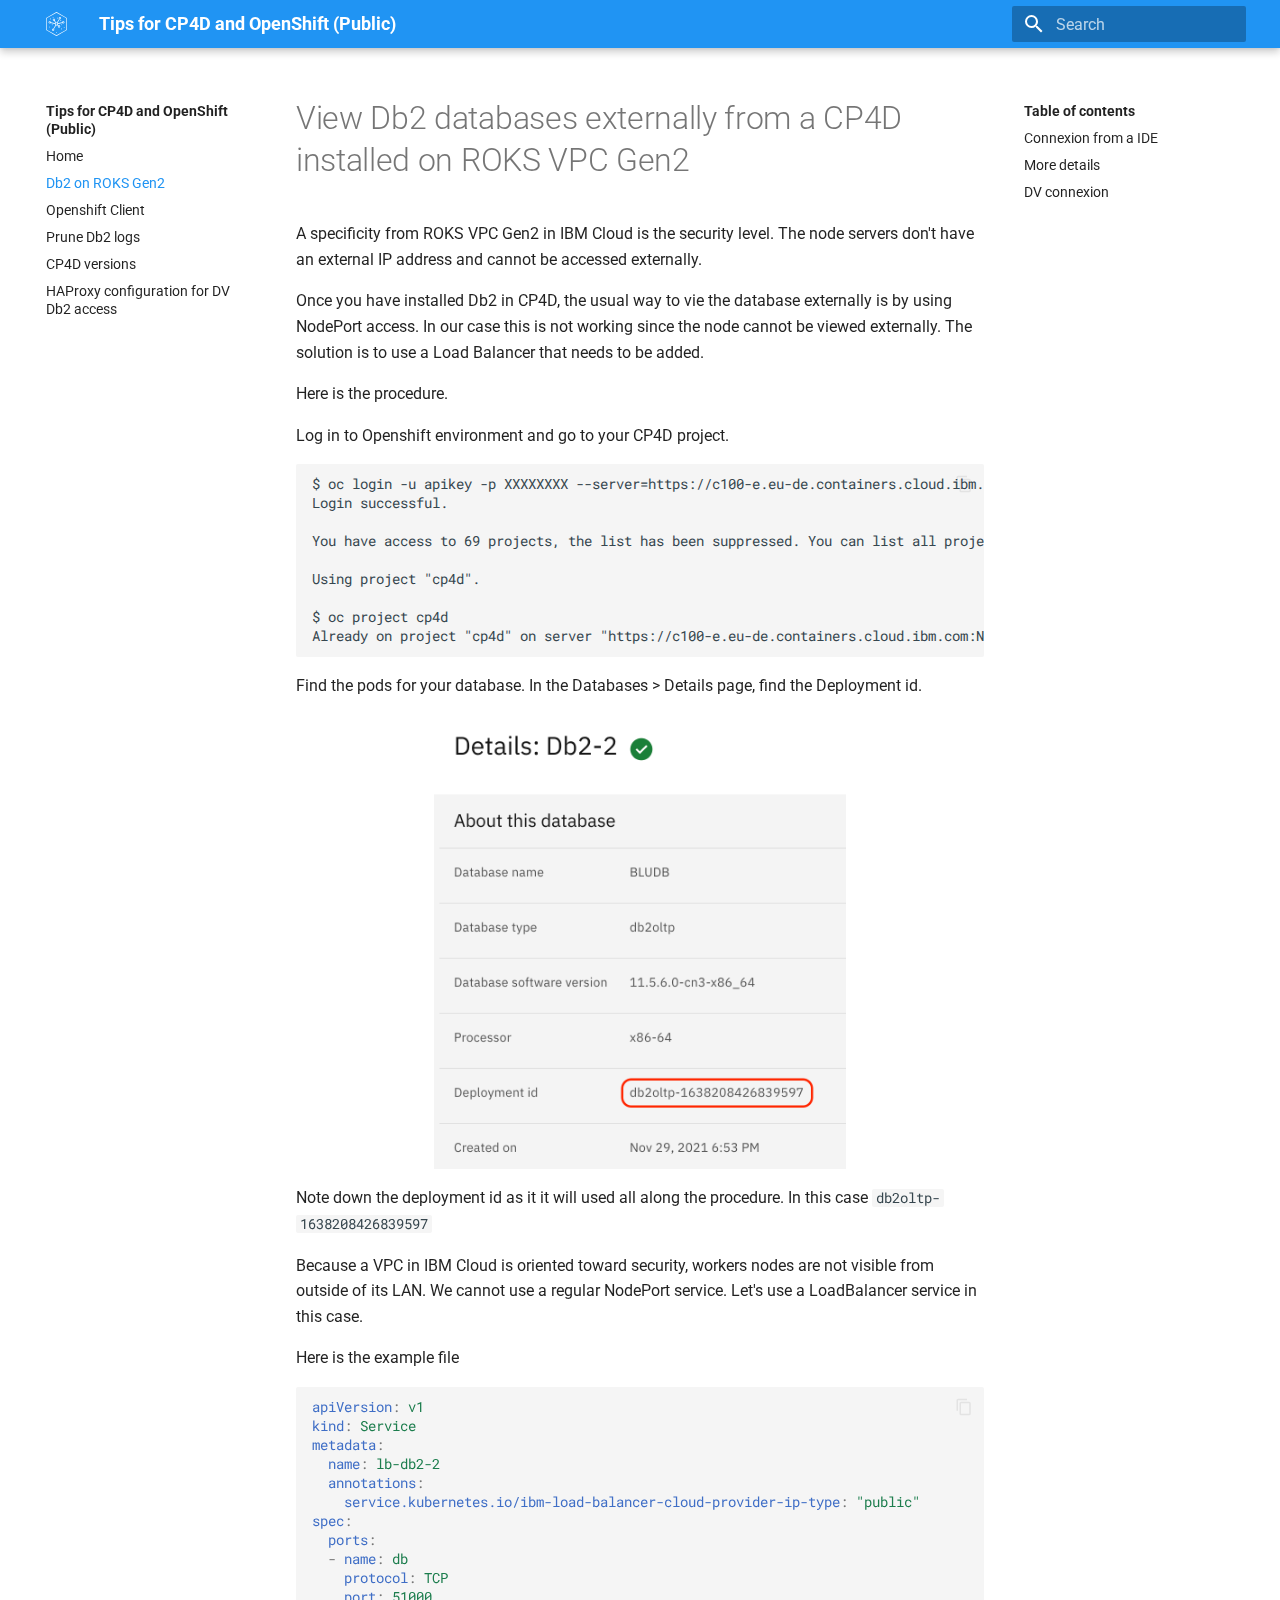
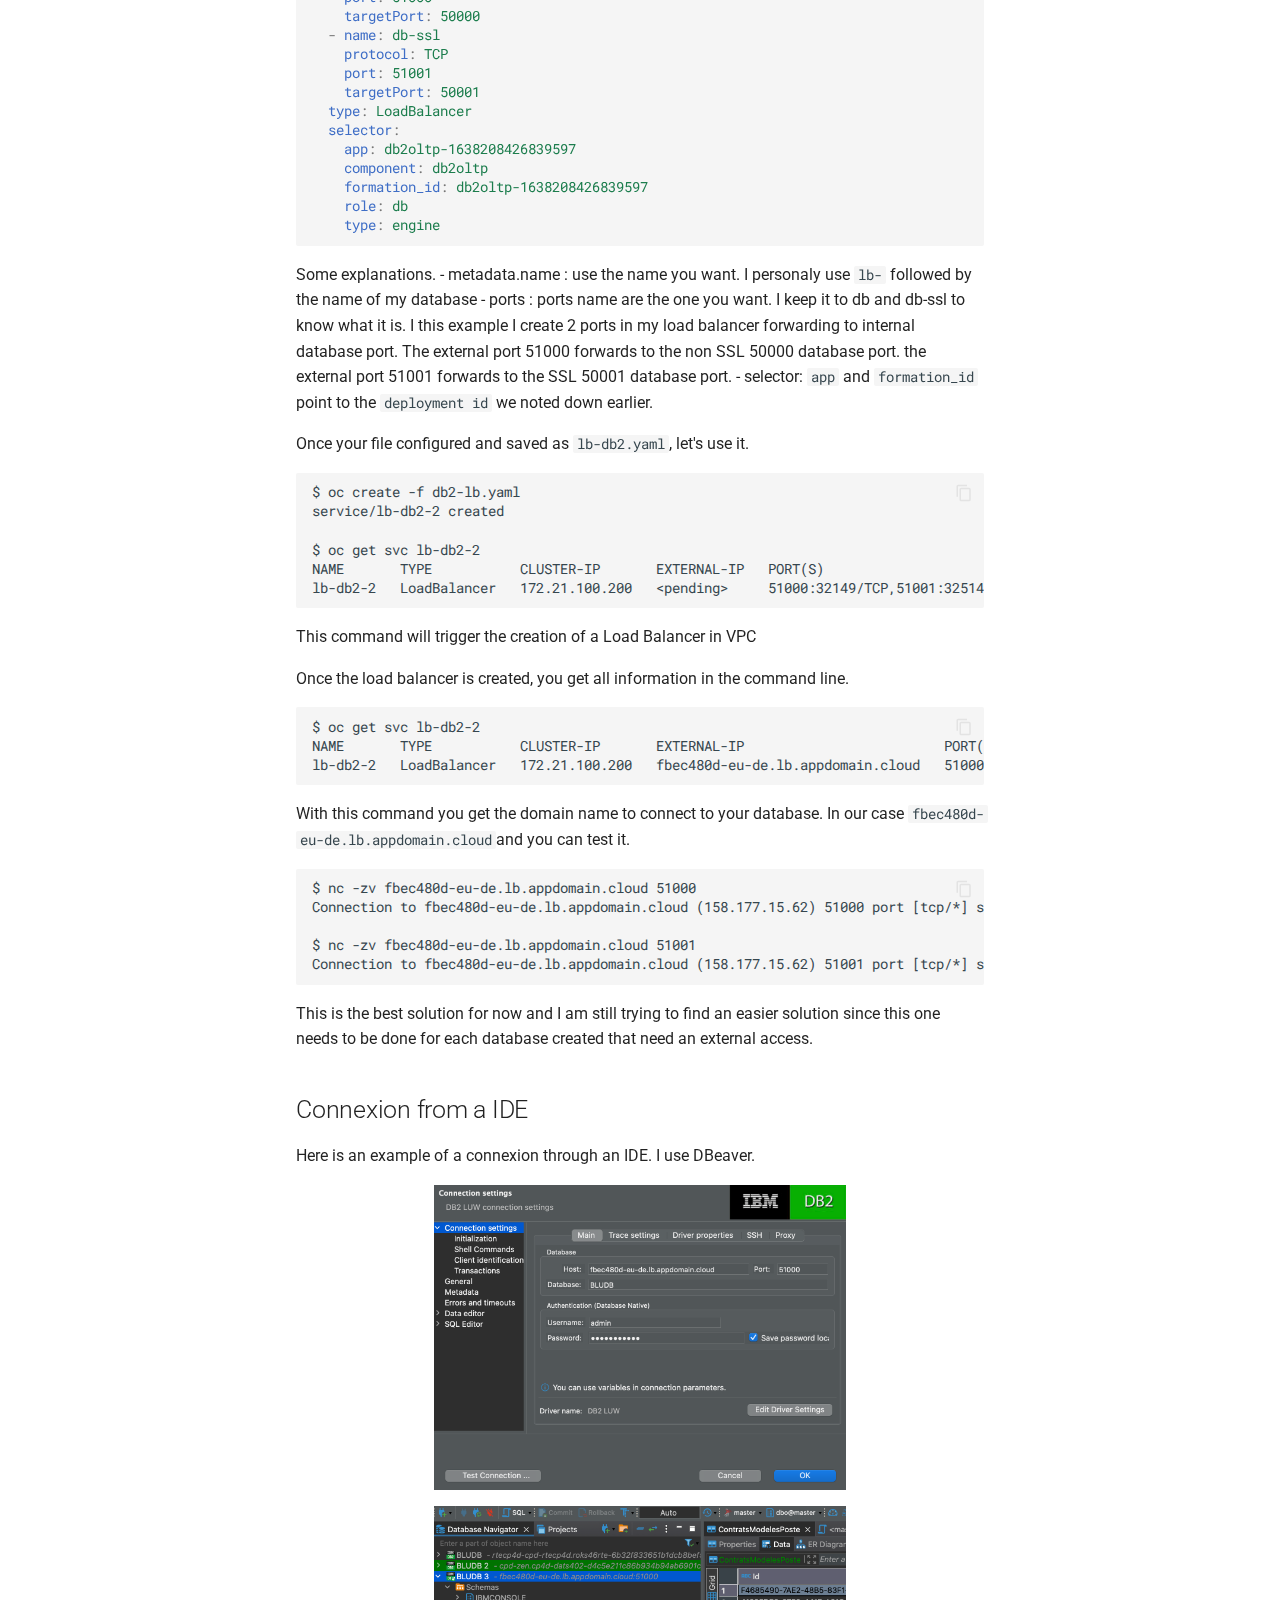
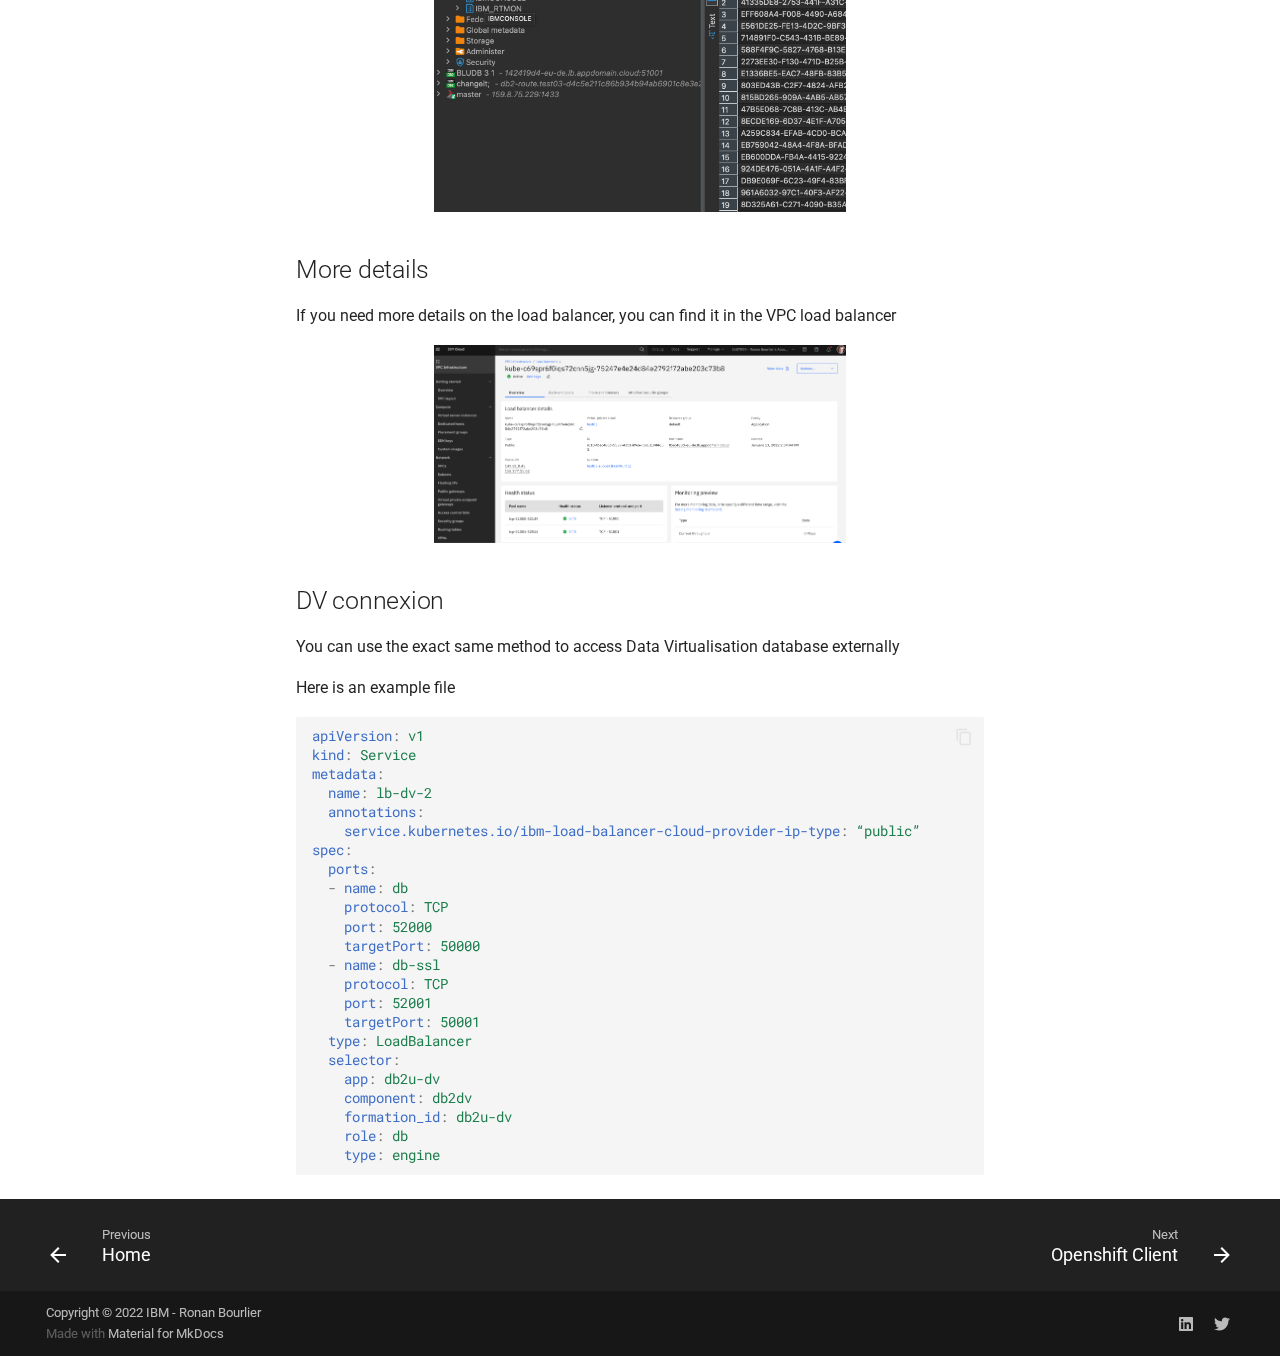
<file: db2-roks/index.html>
<!doctype html>
<html lang="en" class="no-js">
  <head>
    
      <meta charset="utf-8">
      <meta name="viewport" content="width=device-width,initial-scale=1">
      
      
      
      <link rel="icon" href="../img/favicon.png">
      <meta name="generator" content="mkdocs-1.4.2, mkdocs-material-8.5.10">
    
    
      
        <title>Db2 on ROKS Gen2 - Tips for CP4D and OpenShift (Public)</title>
      
    
    
      <link rel="stylesheet" href="../assets/stylesheets/main.472b142f.min.css">
      
        
        <link rel="stylesheet" href="../assets/stylesheets/palette.08040f6c.min.css">
        
          
          
          <meta name="theme-color" content="#2094f3">
        
      
      

    
    
    
      
        
        
        <link rel="preconnect" href="https://fonts.gstatic.com" crossorigin>
        <link rel="stylesheet" href="https://fonts.googleapis.com/css?family=Roboto:300,300i,400,400i,700,700i%7CRoboto+Mono:400,400i,700,700i&display=fallback">
        <style>:root{--md-text-font:"Roboto";--md-code-font:"Roboto Mono"}</style>
      
    
    
      <link rel="stylesheet" href="../stylesheets/extra.css">
    
    <script>__md_scope=new URL("..",location),__md_hash=e=>[...e].reduce((e,_)=>(e<<5)-e+_.charCodeAt(0),0),__md_get=(e,_=localStorage,t=__md_scope)=>JSON.parse(_.getItem(t.pathname+"."+e)),__md_set=(e,_,t=localStorage,a=__md_scope)=>{try{t.setItem(a.pathname+"."+e,JSON.stringify(_))}catch(e){}}</script>
    
      

    
    
    
  </head>
  
  
    
    
    
    
    
    <body dir="ltr" data-md-color-scheme="default" data-md-color-primary="blue" data-md-color-accent="blue">
  
    
    
    <input class="md-toggle" data-md-toggle="drawer" type="checkbox" id="__drawer" autocomplete="off">
    <input class="md-toggle" data-md-toggle="search" type="checkbox" id="__search" autocomplete="off">
    <label class="md-overlay" for="__drawer"></label>
    <div data-md-component="skip">
      
        
        <a href="#view-db2-databases-externally-from-a-cp4d-installed-on-roks-vpc-gen2" class="md-skip">
          Skip to content
        </a>
      
    </div>
    <div data-md-component="announce">
      
    </div>
    
    
      

<header class="md-header" data-md-component="header">
  <nav class="md-header__inner md-grid" aria-label="Header">
    <a href=".." title="Tips for CP4D and OpenShift (Public)" class="md-header__button md-logo" aria-label="Tips for CP4D and OpenShift (Public)" data-md-component="logo">
      
  <img src="../img/icp4data_blanc.svg" alt="logo">

    </a>
    <label class="md-header__button md-icon" for="__drawer">
      <svg xmlns="http://www.w3.org/2000/svg" viewBox="0 0 24 24"><path d="M3 6h18v2H3V6m0 5h18v2H3v-2m0 5h18v2H3v-2Z"/></svg>
    </label>
    <div class="md-header__title" data-md-component="header-title">
      <div class="md-header__ellipsis">
        <div class="md-header__topic">
          <span class="md-ellipsis">
            Tips for CP4D and OpenShift (Public)
          </span>
        </div>
        <div class="md-header__topic" data-md-component="header-topic">
          <span class="md-ellipsis">
            
              Db2 on ROKS Gen2
            
          </span>
        </div>
      </div>
    </div>
    
    
    
      <label class="md-header__button md-icon" for="__search">
        <svg xmlns="http://www.w3.org/2000/svg" viewBox="0 0 24 24"><path d="M9.5 3A6.5 6.5 0 0 1 16 9.5c0 1.61-.59 3.09-1.56 4.23l.27.27h.79l5 5-1.5 1.5-5-5v-.79l-.27-.27A6.516 6.516 0 0 1 9.5 16 6.5 6.5 0 0 1 3 9.5 6.5 6.5 0 0 1 9.5 3m0 2C7 5 5 7 5 9.5S7 14 9.5 14 14 12 14 9.5 12 5 9.5 5Z"/></svg>
      </label>
      <div class="md-search" data-md-component="search" role="dialog">
  <label class="md-search__overlay" for="__search"></label>
  <div class="md-search__inner" role="search">
    <form class="md-search__form" name="search">
      <input type="text" class="md-search__input" name="query" aria-label="Search" placeholder="Search" autocapitalize="off" autocorrect="off" autocomplete="off" spellcheck="false" data-md-component="search-query" required>
      <label class="md-search__icon md-icon" for="__search">
        <svg xmlns="http://www.w3.org/2000/svg" viewBox="0 0 24 24"><path d="M9.5 3A6.5 6.5 0 0 1 16 9.5c0 1.61-.59 3.09-1.56 4.23l.27.27h.79l5 5-1.5 1.5-5-5v-.79l-.27-.27A6.516 6.516 0 0 1 9.5 16 6.5 6.5 0 0 1 3 9.5 6.5 6.5 0 0 1 9.5 3m0 2C7 5 5 7 5 9.5S7 14 9.5 14 14 12 14 9.5 12 5 9.5 5Z"/></svg>
        <svg xmlns="http://www.w3.org/2000/svg" viewBox="0 0 24 24"><path d="M20 11v2H8l5.5 5.5-1.42 1.42L4.16 12l7.92-7.92L13.5 5.5 8 11h12Z"/></svg>
      </label>
      <nav class="md-search__options" aria-label="Search">
        
        <button type="reset" class="md-search__icon md-icon" title="Clear" aria-label="Clear" tabindex="-1">
          <svg xmlns="http://www.w3.org/2000/svg" viewBox="0 0 24 24"><path d="M19 6.41 17.59 5 12 10.59 6.41 5 5 6.41 10.59 12 5 17.59 6.41 19 12 13.41 17.59 19 19 17.59 13.41 12 19 6.41Z"/></svg>
        </button>
      </nav>
      
    </form>
    <div class="md-search__output">
      <div class="md-search__scrollwrap" data-md-scrollfix>
        <div class="md-search-result" data-md-component="search-result">
          <div class="md-search-result__meta">
            Initializing search
          </div>
          <ol class="md-search-result__list"></ol>
        </div>
      </div>
    </div>
  </div>
</div>
    
    
  </nav>
  
</header>
    
    <div class="md-container" data-md-component="container">
      
      
        
          
        
      
      <main class="md-main" data-md-component="main">
        <div class="md-main__inner md-grid">
          
            
              
              <div class="md-sidebar md-sidebar--primary" data-md-component="sidebar" data-md-type="navigation" >
                <div class="md-sidebar__scrollwrap">
                  <div class="md-sidebar__inner">
                    


<nav class="md-nav md-nav--primary" aria-label="Navigation" data-md-level="0">
  <label class="md-nav__title" for="__drawer">
    <a href=".." title="Tips for CP4D and OpenShift (Public)" class="md-nav__button md-logo" aria-label="Tips for CP4D and OpenShift (Public)" data-md-component="logo">
      
  <img src="../img/icp4data_blanc.svg" alt="logo">

    </a>
    Tips for CP4D and OpenShift (Public)
  </label>
  
  <ul class="md-nav__list" data-md-scrollfix>
    
      
      
      

  
  
  
    <li class="md-nav__item">
      <a href=".." class="md-nav__link">
        Home
      </a>
    </li>
  

    
      
      
      

  
  
    
  
  
    <li class="md-nav__item md-nav__item--active">
      
      <input class="md-nav__toggle md-toggle" data-md-toggle="toc" type="checkbox" id="__toc">
      
      
        
      
      
        <label class="md-nav__link md-nav__link--active" for="__toc">
          Db2 on ROKS Gen2
          <span class="md-nav__icon md-icon"></span>
        </label>
      
      <a href="./" class="md-nav__link md-nav__link--active">
        Db2 on ROKS Gen2
      </a>
      
        

<nav class="md-nav md-nav--secondary" aria-label="Table of contents">
  
  
  
    
  
  
    <label class="md-nav__title" for="__toc">
      <span class="md-nav__icon md-icon"></span>
      Table of contents
    </label>
    <ul class="md-nav__list" data-md-component="toc" data-md-scrollfix>
      
        <li class="md-nav__item">
  <a href="#connexion-from-a-ide" class="md-nav__link">
    Connexion from a IDE
  </a>
  
</li>
      
        <li class="md-nav__item">
  <a href="#more-details" class="md-nav__link">
    More details
  </a>
  
</li>
      
        <li class="md-nav__item">
  <a href="#dv-connexion" class="md-nav__link">
    DV connexion
  </a>
  
</li>
      
    </ul>
  
</nav>
      
    </li>
  

    
      
      
      

  
  
  
    <li class="md-nav__item">
      <a href="../oc-client-install/" class="md-nav__link">
        Openshift Client
      </a>
    </li>
  

    
      
      
      

  
  
  
    <li class="md-nav__item">
      <a href="../db2-prune-logs/" class="md-nav__link">
        Prune Db2 logs
      </a>
    </li>
  

    
      
      
      

  
  
  
    <li class="md-nav__item">
      <a href="../cp4d-version/" class="md-nav__link">
        CP4D versions
      </a>
    </li>
  

    
      
      
      

  
  
  
    <li class="md-nav__item">
      <a href="../dv-access-configuration-haproxy/" class="md-nav__link">
        HAProxy configuration for DV Db2 access
      </a>
    </li>
  

    
  </ul>
</nav>
                  </div>
                </div>
              </div>
            
            
              
              <div class="md-sidebar md-sidebar--secondary" data-md-component="sidebar" data-md-type="toc" >
                <div class="md-sidebar__scrollwrap">
                  <div class="md-sidebar__inner">
                    

<nav class="md-nav md-nav--secondary" aria-label="Table of contents">
  
  
  
    
  
  
    <label class="md-nav__title" for="__toc">
      <span class="md-nav__icon md-icon"></span>
      Table of contents
    </label>
    <ul class="md-nav__list" data-md-component="toc" data-md-scrollfix>
      
        <li class="md-nav__item">
  <a href="#connexion-from-a-ide" class="md-nav__link">
    Connexion from a IDE
  </a>
  
</li>
      
        <li class="md-nav__item">
  <a href="#more-details" class="md-nav__link">
    More details
  </a>
  
</li>
      
        <li class="md-nav__item">
  <a href="#dv-connexion" class="md-nav__link">
    DV connexion
  </a>
  
</li>
      
    </ul>
  
</nav>
                  </div>
                </div>
              </div>
            
          
          
            <div class="md-content" data-md-component="content">
              <article class="md-content__inner md-typeset">
                
                  


<h1 id="view-db2-databases-externally-from-a-cp4d-installed-on-roks-vpc-gen2">View Db2 databases externally from a CP4D installed on ROKS VPC Gen2</h1>
<p>A specificity from ROKS VPC Gen2 in IBM Cloud is the security level. The node servers don't have an external IP address and cannot be accessed externally.</p>
<p>Once you have installed Db2 in CP4D, the usual way to vie the database externally is by using NodePort access. In our case this is not working since the node cannot be viewed externally. The solution is to use a Load Balancer that needs to be added.</p>
<p>Here is the procedure.</p>
<p>Log in to Openshift environment and go to your CP4D project.</p>
<div class="highlight"><pre><span></span><code>$ oc login -u apikey -p XXXXXXXX --server=https://c100-e.eu-de.containers.cloud.ibm.com:NNNN
Login successful.

You have access to 69 projects, the list has been suppressed. You can list all projects with &#39;oc projects&#39;

Using project &quot;cp4d&quot;.

$ oc project cp4d
Already on project &quot;cp4d&quot; on server &quot;https://c100-e.eu-de.containers.cloud.ibm.com:NNNNN&quot;
</code></pre></div>
<p>Find the pods for your database. In the Databases &gt; Details page, find the Deployment id.</p>
<p><img alt="Database Details" src="../img/database_details.png" /></p>
<p>Note down the deployment id as it it will used all along the procedure. In this case <code>db2oltp-1638208426839597</code></p>
<p>Because a VPC in IBM Cloud is oriented toward security, workers nodes are not visible from outside of its LAN. We cannot use a regular NodePort service. Let's use a LoadBalancer service in this case.</p>
<p>Here is the example file</p>
<div class="highlight"><pre><span></span><code><span class="nt">apiVersion</span><span class="p">:</span><span class="w"> </span><span class="l l-Scalar l-Scalar-Plain">v1</span><span class="w"></span>
<span class="nt">kind</span><span class="p">:</span><span class="w"> </span><span class="l l-Scalar l-Scalar-Plain">Service</span><span class="w"></span>
<span class="nt">metadata</span><span class="p">:</span><span class="w"></span>
<span class="w">  </span><span class="nt">name</span><span class="p">:</span><span class="w"> </span><span class="l l-Scalar l-Scalar-Plain">lb-db2-2</span><span class="w"></span>
<span class="w">  </span><span class="nt">annotations</span><span class="p">:</span><span class="w"></span>
<span class="w">    </span><span class="nt">service.kubernetes.io/ibm-load-balancer-cloud-provider-ip-type</span><span class="p">:</span><span class="w"> </span><span class="s">&quot;public&quot;</span><span class="w"></span>
<span class="nt">spec</span><span class="p">:</span><span class="w"></span>
<span class="w">  </span><span class="nt">ports</span><span class="p">:</span><span class="w"></span>
<span class="w">  </span><span class="p p-Indicator">-</span><span class="w"> </span><span class="nt">name</span><span class="p">:</span><span class="w"> </span><span class="l l-Scalar l-Scalar-Plain">db</span><span class="w"></span>
<span class="w">    </span><span class="nt">protocol</span><span class="p">:</span><span class="w"> </span><span class="l l-Scalar l-Scalar-Plain">TCP</span><span class="w"></span>
<span class="w">    </span><span class="nt">port</span><span class="p">:</span><span class="w"> </span><span class="l l-Scalar l-Scalar-Plain">51000</span><span class="w"></span>
<span class="w">    </span><span class="nt">targetPort</span><span class="p">:</span><span class="w"> </span><span class="l l-Scalar l-Scalar-Plain">50000</span><span class="w"></span>
<span class="w">  </span><span class="p p-Indicator">-</span><span class="w"> </span><span class="nt">name</span><span class="p">:</span><span class="w"> </span><span class="l l-Scalar l-Scalar-Plain">db-ssl</span><span class="w"></span>
<span class="w">    </span><span class="nt">protocol</span><span class="p">:</span><span class="w"> </span><span class="l l-Scalar l-Scalar-Plain">TCP</span><span class="w"></span>
<span class="w">    </span><span class="nt">port</span><span class="p">:</span><span class="w"> </span><span class="l l-Scalar l-Scalar-Plain">51001</span><span class="w"></span>
<span class="w">    </span><span class="nt">targetPort</span><span class="p">:</span><span class="w"> </span><span class="l l-Scalar l-Scalar-Plain">50001</span><span class="w"></span>
<span class="w">  </span><span class="nt">type</span><span class="p">:</span><span class="w"> </span><span class="l l-Scalar l-Scalar-Plain">LoadBalancer</span><span class="w"></span>
<span class="w">  </span><span class="nt">selector</span><span class="p">:</span><span class="w"></span>
<span class="w">    </span><span class="nt">app</span><span class="p">:</span><span class="w"> </span><span class="l l-Scalar l-Scalar-Plain">db2oltp-1638208426839597</span><span class="w"></span>
<span class="w">    </span><span class="nt">component</span><span class="p">:</span><span class="w"> </span><span class="l l-Scalar l-Scalar-Plain">db2oltp</span><span class="w"></span>
<span class="w">    </span><span class="nt">formation_id</span><span class="p">:</span><span class="w"> </span><span class="l l-Scalar l-Scalar-Plain">db2oltp-1638208426839597</span><span class="w"></span>
<span class="w">    </span><span class="nt">role</span><span class="p">:</span><span class="w"> </span><span class="l l-Scalar l-Scalar-Plain">db</span><span class="w"></span>
<span class="w">    </span><span class="nt">type</span><span class="p">:</span><span class="w"> </span><span class="l l-Scalar l-Scalar-Plain">engine</span><span class="w"></span>
</code></pre></div>
<p>Some explanations.
- metadata.name : use the name you want. I personaly use <code>lb-</code> followed by the name of my database
- ports : ports name are the one you want. I keep it to db and db-ssl to know what it is. I this example I create 2 ports in my load balancer forwarding to internal database port. The external port 51000 forwards to the non SSL 50000 database port. the external port 51001 forwards to the SSL 50001 database port.
- selector: <code>app</code> and <code>formation_id</code> point to the <code>deployment id</code> we noted down earlier.</p>
<p>Once your file configured and saved as <code>lb-db2.yaml</code>, let's use it.</p>
<div class="highlight"><pre><span></span><code>$ oc create -f db2-lb.yaml
service/lb-db2-2 created

$ oc get svc lb-db2-2
NAME       TYPE           CLUSTER-IP       EXTERNAL-IP   PORT(S)                           AGE
lb-db2-2   LoadBalancer   172.21.100.200   &lt;pending&gt;     51000:32149/TCP,51001:32514/TCP   17s
</code></pre></div>
<p>This command will trigger the creation of a Load Balancer in VPC</p>
<p>Once the load balancer is created, you get all information in the command line.</p>
<div class="highlight"><pre><span></span><code>$ oc get svc lb-db2-2
NAME       TYPE           CLUSTER-IP       EXTERNAL-IP                         PORT(S)                           AGE
lb-db2-2   LoadBalancer   172.21.100.200   fbec480d-eu-de.lb.appdomain.cloud   51000:32149/TCP,51001:32514/TCP   21m
</code></pre></div>
<p>With this command you get the domain name to connect to your database. In our case <code>fbec480d-eu-de.lb.appdomain.cloud</code>and you can test it.</p>
<div class="highlight"><pre><span></span><code>$ nc -zv fbec480d-eu-de.lb.appdomain.cloud 51000
Connection to fbec480d-eu-de.lb.appdomain.cloud (158.177.15.62) 51000 port [tcp/*] succeeded!

$ nc -zv fbec480d-eu-de.lb.appdomain.cloud 51001
Connection to fbec480d-eu-de.lb.appdomain.cloud (158.177.15.62) 51001 port [tcp/*] succeeded!
</code></pre></div>
<p>This is the best solution for now and I am still trying to find an easier solution since this one needs to be done for each database created that need an external access.</p>
<h2 id="connexion-from-a-ide">Connexion from a IDE</h2>
<p>Here is an example of a connexion through an IDE. I use DBeaver.</p>
<p><img alt="DBeaver_properties" src="../img/DBeaver_properties.png" /></p>
<p><img alt="DBeaver_result" src="../img/DBeaver_result.png" /></p>
<h2 id="more-details">More details</h2>
<p>If you need more details on the load balancer, you can find it in the VPC load balancer</p>
<p><img alt="LB Created" src="../img/LB_created.png" /></p>
<h2 id="dv-connexion">DV connexion</h2>
<p>You can use the exact same method to access Data Virtualisation database externally</p>
<p>Here is an example file</p>
<div class="highlight"><pre><span></span><code><span class="nt">apiVersion</span><span class="p">:</span><span class="w"> </span><span class="l l-Scalar l-Scalar-Plain">v1</span><span class="w"></span>
<span class="nt">kind</span><span class="p">:</span><span class="w"> </span><span class="l l-Scalar l-Scalar-Plain">Service</span><span class="w"></span>
<span class="nt">metadata</span><span class="p">:</span><span class="w"></span>
<span class="w">  </span><span class="nt">name</span><span class="p">:</span><span class="w"> </span><span class="l l-Scalar l-Scalar-Plain">lb-dv-2</span><span class="w"></span>
<span class="w">  </span><span class="nt">annotations</span><span class="p">:</span><span class="w"></span>
<span class="w">    </span><span class="nt">service.kubernetes.io/ibm-load-balancer-cloud-provider-ip-type</span><span class="p">:</span><span class="w"> </span><span class="l l-Scalar l-Scalar-Plain">“public”</span><span class="w"></span>
<span class="nt">spec</span><span class="p">:</span><span class="w"></span>
<span class="w">  </span><span class="nt">ports</span><span class="p">:</span><span class="w"></span>
<span class="w">  </span><span class="p p-Indicator">-</span><span class="w"> </span><span class="nt">name</span><span class="p">:</span><span class="w"> </span><span class="l l-Scalar l-Scalar-Plain">db</span><span class="w"></span>
<span class="w">    </span><span class="nt">protocol</span><span class="p">:</span><span class="w"> </span><span class="l l-Scalar l-Scalar-Plain">TCP</span><span class="w"></span>
<span class="w">    </span><span class="nt">port</span><span class="p">:</span><span class="w"> </span><span class="l l-Scalar l-Scalar-Plain">52000</span><span class="w"></span>
<span class="w">    </span><span class="nt">targetPort</span><span class="p">:</span><span class="w"> </span><span class="l l-Scalar l-Scalar-Plain">50000</span><span class="w"></span>
<span class="w">  </span><span class="p p-Indicator">-</span><span class="w"> </span><span class="nt">name</span><span class="p">:</span><span class="w"> </span><span class="l l-Scalar l-Scalar-Plain">db-ssl</span><span class="w"></span>
<span class="w">    </span><span class="nt">protocol</span><span class="p">:</span><span class="w"> </span><span class="l l-Scalar l-Scalar-Plain">TCP</span><span class="w"></span>
<span class="w">    </span><span class="nt">port</span><span class="p">:</span><span class="w"> </span><span class="l l-Scalar l-Scalar-Plain">52001</span><span class="w"></span>
<span class="w">    </span><span class="nt">targetPort</span><span class="p">:</span><span class="w"> </span><span class="l l-Scalar l-Scalar-Plain">50001</span><span class="w"></span>
<span class="w">  </span><span class="nt">type</span><span class="p">:</span><span class="w"> </span><span class="l l-Scalar l-Scalar-Plain">LoadBalancer</span><span class="w"></span>
<span class="w">  </span><span class="nt">selector</span><span class="p">:</span><span class="w"></span>
<span class="w">    </span><span class="nt">app</span><span class="p">:</span><span class="w"> </span><span class="l l-Scalar l-Scalar-Plain">db2u-dv</span><span class="w"></span>
<span class="w">    </span><span class="nt">component</span><span class="p">:</span><span class="w"> </span><span class="l l-Scalar l-Scalar-Plain">db2dv</span><span class="w"></span>
<span class="w">    </span><span class="nt">formation_id</span><span class="p">:</span><span class="w"> </span><span class="l l-Scalar l-Scalar-Plain">db2u-dv</span><span class="w"></span>
<span class="w">    </span><span class="nt">role</span><span class="p">:</span><span class="w"> </span><span class="l l-Scalar l-Scalar-Plain">db</span><span class="w"></span>
<span class="w">    </span><span class="nt">type</span><span class="p">:</span><span class="w"> </span><span class="l l-Scalar l-Scalar-Plain">engine</span><span class="w"></span>
</code></pre></div>





                
              </article>
            </div>
          
          
        </div>
        
      </main>
      
        <footer class="md-footer">
  
    
    <nav class="md-footer__inner md-grid" aria-label="Footer" >
      
        
        <a href=".." class="md-footer__link md-footer__link--prev" aria-label="Previous: Home" rel="prev">
          <div class="md-footer__button md-icon">
            <svg xmlns="http://www.w3.org/2000/svg" viewBox="0 0 24 24"><path d="M20 11v2H8l5.5 5.5-1.42 1.42L4.16 12l7.92-7.92L13.5 5.5 8 11h12Z"/></svg>
          </div>
          <div class="md-footer__title">
            <div class="md-ellipsis">
              <span class="md-footer__direction">
                Previous
              </span>
              Home
            </div>
          </div>
        </a>
      
      
        
        <a href="../oc-client-install/" class="md-footer__link md-footer__link--next" aria-label="Next: Openshift Client" rel="next">
          <div class="md-footer__title">
            <div class="md-ellipsis">
              <span class="md-footer__direction">
                Next
              </span>
              Openshift Client
            </div>
          </div>
          <div class="md-footer__button md-icon">
            <svg xmlns="http://www.w3.org/2000/svg" viewBox="0 0 24 24"><path d="M4 11v2h12l-5.5 5.5 1.42 1.42L19.84 12l-7.92-7.92L10.5 5.5 16 11H4Z"/></svg>
          </div>
        </a>
      
    </nav>
  
  <div class="md-footer-meta md-typeset">
    <div class="md-footer-meta__inner md-grid">
      <div class="md-copyright">
  
    <div class="md-copyright__highlight">
      Copyright &copy; 2022 IBM - Ronan Bourlier
    </div>
  
  
    Made with
    <a href="https://squidfunk.github.io/mkdocs-material/" target="_blank" rel="noopener">
      Material for MkDocs
    </a>
  
</div>
      
        <div class="md-social">
  
    
    
      
      
    
    <a href="https://www.linkedin.com/in/ronanbourlier/" target="_blank" rel="noopener" title="www.linkedin.com" class="md-social__link">
      <svg xmlns="http://www.w3.org/2000/svg" viewBox="0 0 448 512"><!--! Font Awesome Free 6.2.0 by @fontawesome - https://fontawesome.com License - https://fontawesome.com/license/free (Icons: CC BY 4.0, Fonts: SIL OFL 1.1, Code: MIT License) Copyright 2022 Fonticons, Inc.--><path d="M416 32H31.9C14.3 32 0 46.5 0 64.3v383.4C0 465.5 14.3 480 31.9 480H416c17.6 0 32-14.5 32-32.3V64.3c0-17.8-14.4-32.3-32-32.3zM135.4 416H69V202.2h66.5V416zm-33.2-243c-21.3 0-38.5-17.3-38.5-38.5S80.9 96 102.2 96c21.2 0 38.5 17.3 38.5 38.5 0 21.3-17.2 38.5-38.5 38.5zm282.1 243h-66.4V312c0-24.8-.5-56.7-34.5-56.7-34.6 0-39.9 27-39.9 54.9V416h-66.4V202.2h63.7v29.2h.9c8.9-16.8 30.6-34.5 62.9-34.5 67.2 0 79.7 44.3 79.7 101.9V416z"/></svg>
    </a>
  
    
    
      
      
    
    <a href="https://twitter.com/infrarchitect" target="_blank" rel="noopener" title="twitter.com" class="md-social__link">
      <svg xmlns="http://www.w3.org/2000/svg" viewBox="0 0 512 512"><!--! Font Awesome Free 6.2.0 by @fontawesome - https://fontawesome.com License - https://fontawesome.com/license/free (Icons: CC BY 4.0, Fonts: SIL OFL 1.1, Code: MIT License) Copyright 2022 Fonticons, Inc.--><path d="M459.37 151.716c.325 4.548.325 9.097.325 13.645 0 138.72-105.583 298.558-298.558 298.558-59.452 0-114.68-17.219-161.137-47.106 8.447.974 16.568 1.299 25.34 1.299 49.055 0 94.213-16.568 130.274-44.832-46.132-.975-84.792-31.188-98.112-72.772 6.498.974 12.995 1.624 19.818 1.624 9.421 0 18.843-1.3 27.614-3.573-48.081-9.747-84.143-51.98-84.143-102.985v-1.299c13.969 7.797 30.214 12.67 47.431 13.319-28.264-18.843-46.781-51.005-46.781-87.391 0-19.492 5.197-37.36 14.294-52.954 51.655 63.675 129.3 105.258 216.365 109.807-1.624-7.797-2.599-15.918-2.599-24.04 0-57.828 46.782-104.934 104.934-104.934 30.213 0 57.502 12.67 76.67 33.137 23.715-4.548 46.456-13.32 66.599-25.34-7.798 24.366-24.366 44.833-46.132 57.827 21.117-2.273 41.584-8.122 60.426-16.243-14.292 20.791-32.161 39.308-52.628 54.253z"/></svg>
    </a>
  
</div>
      
    </div>
  </div>
</footer>
      
    </div>
    <div class="md-dialog" data-md-component="dialog">
      <div class="md-dialog__inner md-typeset"></div>
    </div>
    
    <script id="__config" type="application/json">{"base": "..", "features": ["navigation.indexes"], "search": "../assets/javascripts/workers/search.16e2a7d4.min.js", "translations": {"clipboard.copied": "Copied to clipboard", "clipboard.copy": "Copy to clipboard", "search.config.lang": "en", "search.config.pipeline": "trimmer, stopWordFilter", "search.config.separator": "[\\s\\-]+", "search.placeholder": "Search", "search.result.more.one": "1 more on this page", "search.result.more.other": "# more on this page", "search.result.none": "No matching documents", "search.result.one": "1 matching document", "search.result.other": "# matching documents", "search.result.placeholder": "Type to start searching", "search.result.term.missing": "Missing", "select.version.title": "Select version"}}</script>
    
    
      <script src="../assets/javascripts/bundle.d6c3db9e.min.js"></script>
      
    
  </body>
</html>
</file>
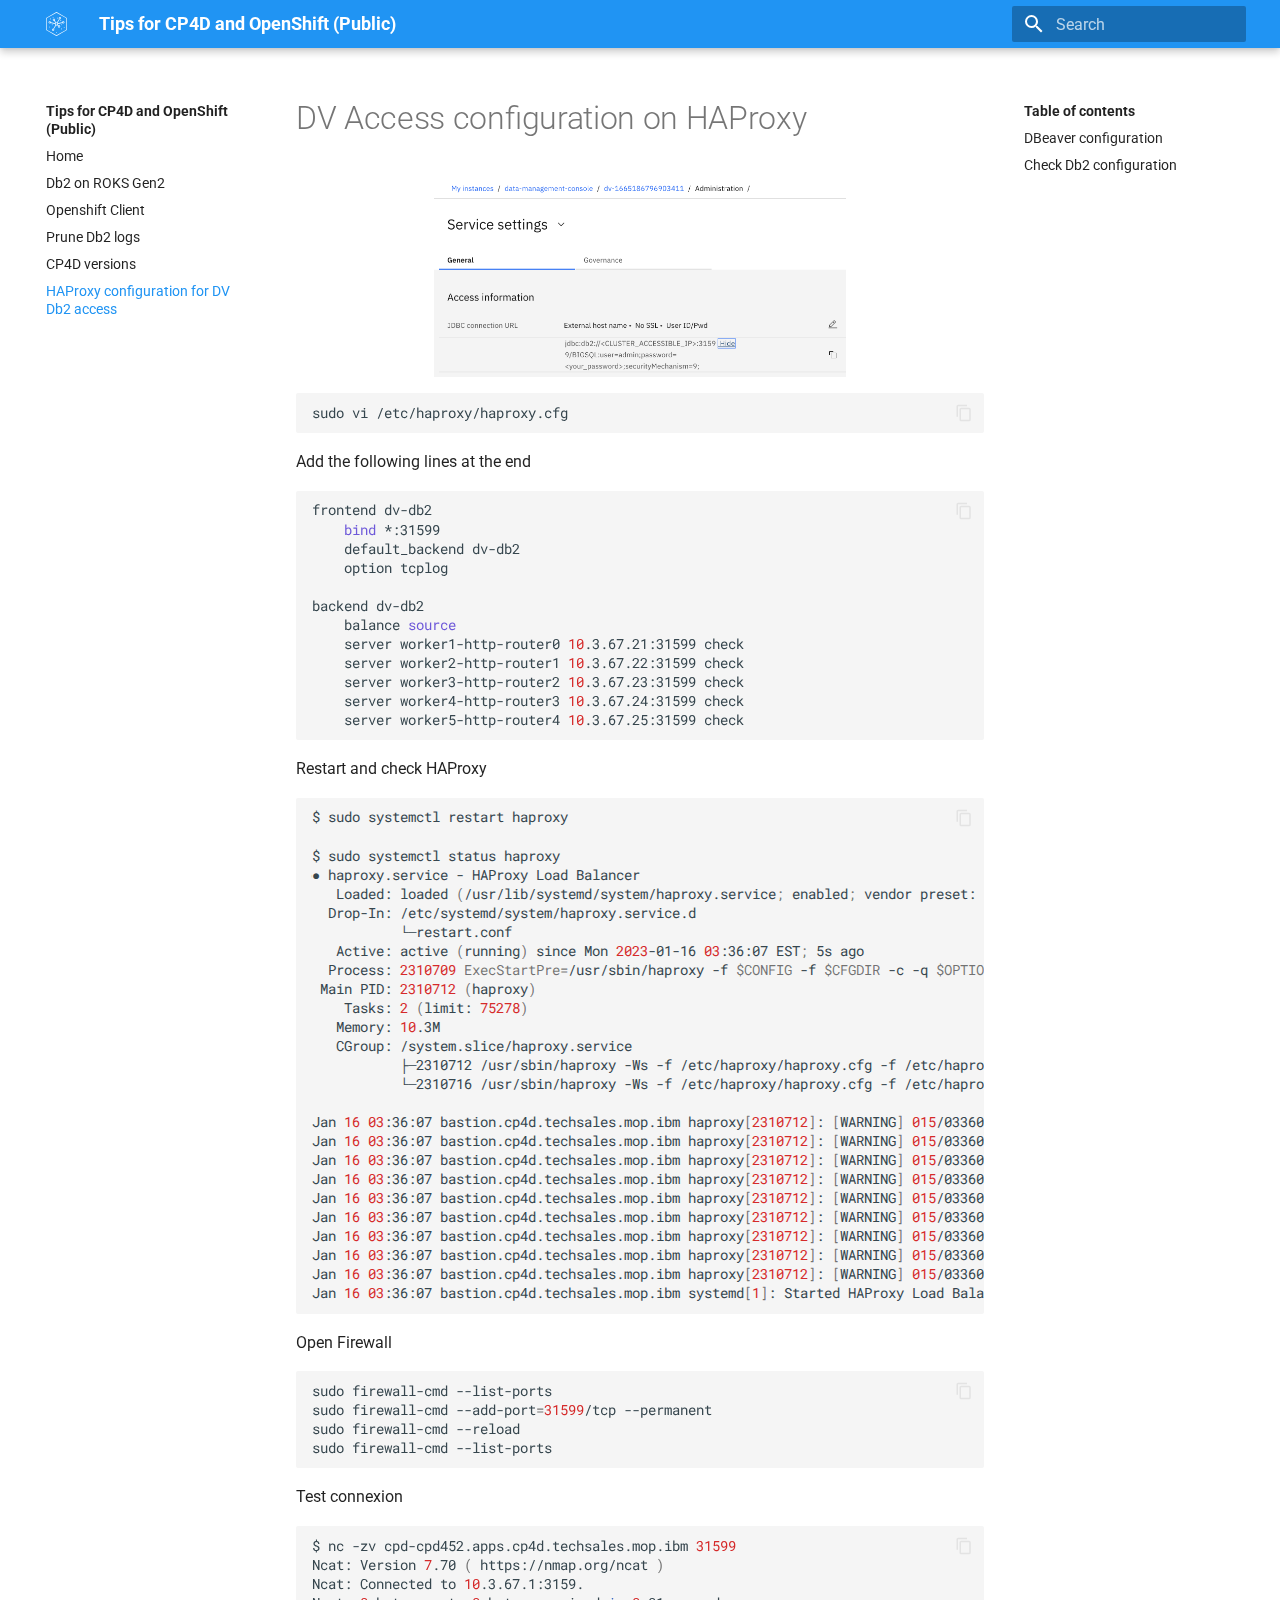
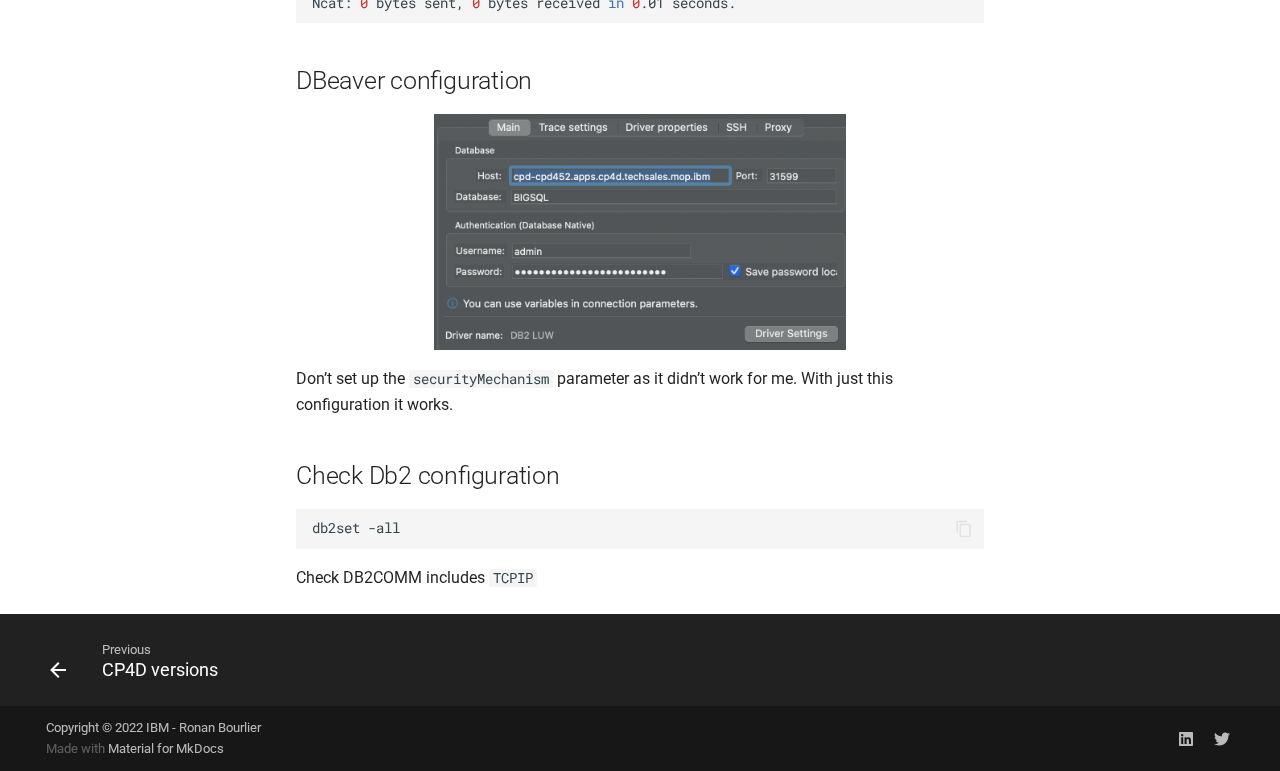
<file: dv-access-configuration-haproxy/index.html>
<!doctype html>
<html lang="en" class="no-js">
  <head>
    
      <meta charset="utf-8">
      <meta name="viewport" content="width=device-width,initial-scale=1">
      
      
      
      <link rel="icon" href="../img/favicon.png">
      <meta name="generator" content="mkdocs-1.4.2, mkdocs-material-8.5.10">
    
    
      
        <title>HAProxy configuration for DV Db2 access - Tips for CP4D and OpenShift (Public)</title>
      
    
    
      <link rel="stylesheet" href="../assets/stylesheets/main.472b142f.min.css">
      
        
        <link rel="stylesheet" href="../assets/stylesheets/palette.08040f6c.min.css">
        
          
          
          <meta name="theme-color" content="#2094f3">
        
      
      

    
    
    
      
        
        
        <link rel="preconnect" href="https://fonts.gstatic.com" crossorigin>
        <link rel="stylesheet" href="https://fonts.googleapis.com/css?family=Roboto:300,300i,400,400i,700,700i%7CRoboto+Mono:400,400i,700,700i&display=fallback">
        <style>:root{--md-text-font:"Roboto";--md-code-font:"Roboto Mono"}</style>
      
    
    
      <link rel="stylesheet" href="../stylesheets/extra.css">
    
    <script>__md_scope=new URL("..",location),__md_hash=e=>[...e].reduce((e,_)=>(e<<5)-e+_.charCodeAt(0),0),__md_get=(e,_=localStorage,t=__md_scope)=>JSON.parse(_.getItem(t.pathname+"."+e)),__md_set=(e,_,t=localStorage,a=__md_scope)=>{try{t.setItem(a.pathname+"."+e,JSON.stringify(_))}catch(e){}}</script>
    
      

    
    
    
  </head>
  
  
    
    
    
    
    
    <body dir="ltr" data-md-color-scheme="default" data-md-color-primary="blue" data-md-color-accent="blue">
  
    
    
    <input class="md-toggle" data-md-toggle="drawer" type="checkbox" id="__drawer" autocomplete="off">
    <input class="md-toggle" data-md-toggle="search" type="checkbox" id="__search" autocomplete="off">
    <label class="md-overlay" for="__drawer"></label>
    <div data-md-component="skip">
      
        
        <a href="#dv-access-configuration-on-haproxy" class="md-skip">
          Skip to content
        </a>
      
    </div>
    <div data-md-component="announce">
      
    </div>
    
    
      

<header class="md-header" data-md-component="header">
  <nav class="md-header__inner md-grid" aria-label="Header">
    <a href=".." title="Tips for CP4D and OpenShift (Public)" class="md-header__button md-logo" aria-label="Tips for CP4D and OpenShift (Public)" data-md-component="logo">
      
  <img src="../img/icp4data_blanc.svg" alt="logo">

    </a>
    <label class="md-header__button md-icon" for="__drawer">
      <svg xmlns="http://www.w3.org/2000/svg" viewBox="0 0 24 24"><path d="M3 6h18v2H3V6m0 5h18v2H3v-2m0 5h18v2H3v-2Z"/></svg>
    </label>
    <div class="md-header__title" data-md-component="header-title">
      <div class="md-header__ellipsis">
        <div class="md-header__topic">
          <span class="md-ellipsis">
            Tips for CP4D and OpenShift (Public)
          </span>
        </div>
        <div class="md-header__topic" data-md-component="header-topic">
          <span class="md-ellipsis">
            
              HAProxy configuration for DV Db2 access
            
          </span>
        </div>
      </div>
    </div>
    
    
    
      <label class="md-header__button md-icon" for="__search">
        <svg xmlns="http://www.w3.org/2000/svg" viewBox="0 0 24 24"><path d="M9.5 3A6.5 6.5 0 0 1 16 9.5c0 1.61-.59 3.09-1.56 4.23l.27.27h.79l5 5-1.5 1.5-5-5v-.79l-.27-.27A6.516 6.516 0 0 1 9.5 16 6.5 6.5 0 0 1 3 9.5 6.5 6.5 0 0 1 9.5 3m0 2C7 5 5 7 5 9.5S7 14 9.5 14 14 12 14 9.5 12 5 9.5 5Z"/></svg>
      </label>
      <div class="md-search" data-md-component="search" role="dialog">
  <label class="md-search__overlay" for="__search"></label>
  <div class="md-search__inner" role="search">
    <form class="md-search__form" name="search">
      <input type="text" class="md-search__input" name="query" aria-label="Search" placeholder="Search" autocapitalize="off" autocorrect="off" autocomplete="off" spellcheck="false" data-md-component="search-query" required>
      <label class="md-search__icon md-icon" for="__search">
        <svg xmlns="http://www.w3.org/2000/svg" viewBox="0 0 24 24"><path d="M9.5 3A6.5 6.5 0 0 1 16 9.5c0 1.61-.59 3.09-1.56 4.23l.27.27h.79l5 5-1.5 1.5-5-5v-.79l-.27-.27A6.516 6.516 0 0 1 9.5 16 6.5 6.5 0 0 1 3 9.5 6.5 6.5 0 0 1 9.5 3m0 2C7 5 5 7 5 9.5S7 14 9.5 14 14 12 14 9.5 12 5 9.5 5Z"/></svg>
        <svg xmlns="http://www.w3.org/2000/svg" viewBox="0 0 24 24"><path d="M20 11v2H8l5.5 5.5-1.42 1.42L4.16 12l7.92-7.92L13.5 5.5 8 11h12Z"/></svg>
      </label>
      <nav class="md-search__options" aria-label="Search">
        
        <button type="reset" class="md-search__icon md-icon" title="Clear" aria-label="Clear" tabindex="-1">
          <svg xmlns="http://www.w3.org/2000/svg" viewBox="0 0 24 24"><path d="M19 6.41 17.59 5 12 10.59 6.41 5 5 6.41 10.59 12 5 17.59 6.41 19 12 13.41 17.59 19 19 17.59 13.41 12 19 6.41Z"/></svg>
        </button>
      </nav>
      
    </form>
    <div class="md-search__output">
      <div class="md-search__scrollwrap" data-md-scrollfix>
        <div class="md-search-result" data-md-component="search-result">
          <div class="md-search-result__meta">
            Initializing search
          </div>
          <ol class="md-search-result__list"></ol>
        </div>
      </div>
    </div>
  </div>
</div>
    
    
  </nav>
  
</header>
    
    <div class="md-container" data-md-component="container">
      
      
        
          
        
      
      <main class="md-main" data-md-component="main">
        <div class="md-main__inner md-grid">
          
            
              
              <div class="md-sidebar md-sidebar--primary" data-md-component="sidebar" data-md-type="navigation" >
                <div class="md-sidebar__scrollwrap">
                  <div class="md-sidebar__inner">
                    


<nav class="md-nav md-nav--primary" aria-label="Navigation" data-md-level="0">
  <label class="md-nav__title" for="__drawer">
    <a href=".." title="Tips for CP4D and OpenShift (Public)" class="md-nav__button md-logo" aria-label="Tips for CP4D and OpenShift (Public)" data-md-component="logo">
      
  <img src="../img/icp4data_blanc.svg" alt="logo">

    </a>
    Tips for CP4D and OpenShift (Public)
  </label>
  
  <ul class="md-nav__list" data-md-scrollfix>
    
      
      
      

  
  
  
    <li class="md-nav__item">
      <a href=".." class="md-nav__link">
        Home
      </a>
    </li>
  

    
      
      
      

  
  
  
    <li class="md-nav__item">
      <a href="../db2-roks/" class="md-nav__link">
        Db2 on ROKS Gen2
      </a>
    </li>
  

    
      
      
      

  
  
  
    <li class="md-nav__item">
      <a href="../oc-client-install/" class="md-nav__link">
        Openshift Client
      </a>
    </li>
  

    
      
      
      

  
  
  
    <li class="md-nav__item">
      <a href="../db2-prune-logs/" class="md-nav__link">
        Prune Db2 logs
      </a>
    </li>
  

    
      
      
      

  
  
  
    <li class="md-nav__item">
      <a href="../cp4d-version/" class="md-nav__link">
        CP4D versions
      </a>
    </li>
  

    
      
      
      

  
  
    
  
  
    <li class="md-nav__item md-nav__item--active">
      
      <input class="md-nav__toggle md-toggle" data-md-toggle="toc" type="checkbox" id="__toc">
      
      
        
      
      
        <label class="md-nav__link md-nav__link--active" for="__toc">
          HAProxy configuration for DV Db2 access
          <span class="md-nav__icon md-icon"></span>
        </label>
      
      <a href="./" class="md-nav__link md-nav__link--active">
        HAProxy configuration for DV Db2 access
      </a>
      
        

<nav class="md-nav md-nav--secondary" aria-label="Table of contents">
  
  
  
    
  
  
    <label class="md-nav__title" for="__toc">
      <span class="md-nav__icon md-icon"></span>
      Table of contents
    </label>
    <ul class="md-nav__list" data-md-component="toc" data-md-scrollfix>
      
        <li class="md-nav__item">
  <a href="#dbeaver-configuration" class="md-nav__link">
    DBeaver configuration
  </a>
  
</li>
      
        <li class="md-nav__item">
  <a href="#check-db2-configuration" class="md-nav__link">
    Check Db2 configuration
  </a>
  
</li>
      
    </ul>
  
</nav>
      
    </li>
  

    
  </ul>
</nav>
                  </div>
                </div>
              </div>
            
            
              
              <div class="md-sidebar md-sidebar--secondary" data-md-component="sidebar" data-md-type="toc" >
                <div class="md-sidebar__scrollwrap">
                  <div class="md-sidebar__inner">
                    

<nav class="md-nav md-nav--secondary" aria-label="Table of contents">
  
  
  
    
  
  
    <label class="md-nav__title" for="__toc">
      <span class="md-nav__icon md-icon"></span>
      Table of contents
    </label>
    <ul class="md-nav__list" data-md-component="toc" data-md-scrollfix>
      
        <li class="md-nav__item">
  <a href="#dbeaver-configuration" class="md-nav__link">
    DBeaver configuration
  </a>
  
</li>
      
        <li class="md-nav__item">
  <a href="#check-db2-configuration" class="md-nav__link">
    Check Db2 configuration
  </a>
  
</li>
      
    </ul>
  
</nav>
                  </div>
                </div>
              </div>
            
          
          
            <div class="md-content" data-md-component="content">
              <article class="md-content__inner md-typeset">
                
                  


<h1 id="dv-access-configuration-on-haproxy">DV Access configuration on HAProxy</h1>
<p><img alt="Untitled" src="../img/Untitled.png" /></p>
<div class="highlight"><pre><span></span><code>sudo vi /etc/haproxy/haproxy.cfg
</code></pre></div>
<p>Add the following lines at the end</p>
<div class="highlight"><pre><span></span><code>frontend dv-db2
    <span class="nb">bind</span> *:31599
    default_backend dv-db2
    option tcplog

backend dv-db2
    balance <span class="nb">source</span>
    server worker1-http-router0 <span class="m">10</span>.3.67.21:31599 check
    server worker2-http-router1 <span class="m">10</span>.3.67.22:31599 check
    server worker3-http-router2 <span class="m">10</span>.3.67.23:31599 check
    server worker4-http-router3 <span class="m">10</span>.3.67.24:31599 check
    server worker5-http-router4 <span class="m">10</span>.3.67.25:31599 check
</code></pre></div>
<p>Restart and check HAProxy</p>
<div class="highlight"><pre><span></span><code>$ sudo systemctl restart haproxy

$ sudo systemctl status haproxy
● haproxy.service - HAProxy Load Balancer
   Loaded: loaded <span class="o">(</span>/usr/lib/systemd/system/haproxy.service<span class="p">;</span> enabled<span class="p">;</span> vendor preset: disabled<span class="o">)</span>
  Drop-In: /etc/systemd/system/haproxy.service.d
           └─restart.conf
   Active: active <span class="o">(</span>running<span class="o">)</span> since Mon <span class="m">2023</span>-01-16 <span class="m">03</span>:36:07 EST<span class="p">;</span> 5s ago
  Process: <span class="m">2310709</span> <span class="nv">ExecStartPre</span><span class="o">=</span>/usr/sbin/haproxy -f <span class="nv">$CONFIG</span> -f <span class="nv">$CFGDIR</span> -c -q <span class="nv">$OPTIONS</span> <span class="o">(</span><span class="nv">code</span><span class="o">=</span>exited, <span class="nv">status</span><span class="o">=</span><span class="m">0</span>/SUCCESS<span class="o">)</span>
 Main PID: <span class="m">2310712</span> <span class="o">(</span>haproxy<span class="o">)</span>
    Tasks: <span class="m">2</span> <span class="o">(</span>limit: <span class="m">75278</span><span class="o">)</span>
   Memory: <span class="m">10</span>.3M
   CGroup: /system.slice/haproxy.service
           ├─2310712 /usr/sbin/haproxy -Ws -f /etc/haproxy/haproxy.cfg -f /etc/haproxy/conf.d -p /run/haproxy.pid
           └─2310716 /usr/sbin/haproxy -Ws -f /etc/haproxy/haproxy.cfg -f /etc/haproxy/conf.d -p /run/haproxy.pid

Jan <span class="m">16</span> <span class="m">03</span>:36:07 bastion.cp4d.techsales.mop.ibm haproxy<span class="o">[</span><span class="m">2310712</span><span class="o">]</span>: <span class="o">[</span>WARNING<span class="o">]</span> <span class="m">015</span>/033607 <span class="o">(</span><span class="m">2310712</span><span class="o">)</span> : config : <span class="s1">&#39;option forwardfor&#39;</span> ignored <span class="k">for</span> backend <span class="s1">&#39;openshift-api-server&#39;</span> as it requires HTTP mode.
Jan <span class="m">16</span> <span class="m">03</span>:36:07 bastion.cp4d.techsales.mop.ibm haproxy<span class="o">[</span><span class="m">2310712</span><span class="o">]</span>: <span class="o">[</span>WARNING<span class="o">]</span> <span class="m">015</span>/033607 <span class="o">(</span><span class="m">2310712</span><span class="o">)</span> : config : <span class="s1">&#39;option forwardfor&#39;</span> ignored <span class="k">for</span> frontend <span class="s1">&#39;machine-config-server&#39;</span> as it requires HTTP mode.
Jan <span class="m">16</span> <span class="m">03</span>:36:07 bastion.cp4d.techsales.mop.ibm haproxy<span class="o">[</span><span class="m">2310712</span><span class="o">]</span>: <span class="o">[</span>WARNING<span class="o">]</span> <span class="m">015</span>/033607 <span class="o">(</span><span class="m">2310712</span><span class="o">)</span> : config : <span class="s1">&#39;option forwardfor&#39;</span> ignored <span class="k">for</span> backend <span class="s1">&#39;machine-config-server&#39;</span> as it requires HTTP mode.
Jan <span class="m">16</span> <span class="m">03</span>:36:07 bastion.cp4d.techsales.mop.ibm haproxy<span class="o">[</span><span class="m">2310712</span><span class="o">]</span>: <span class="o">[</span>WARNING<span class="o">]</span> <span class="m">015</span>/033607 <span class="o">(</span><span class="m">2310712</span><span class="o">)</span> : config : <span class="s1">&#39;option forwardfor&#39;</span> ignored <span class="k">for</span> frontend <span class="s1">&#39;ingress-http&#39;</span> as it requires HTTP mode.
Jan <span class="m">16</span> <span class="m">03</span>:36:07 bastion.cp4d.techsales.mop.ibm haproxy<span class="o">[</span><span class="m">2310712</span><span class="o">]</span>: <span class="o">[</span>WARNING<span class="o">]</span> <span class="m">015</span>/033607 <span class="o">(</span><span class="m">2310712</span><span class="o">)</span> : config : <span class="s1">&#39;option forwardfor&#39;</span> ignored <span class="k">for</span> backend <span class="s1">&#39;ingress-http&#39;</span> as it requires HTTP mode.
Jan <span class="m">16</span> <span class="m">03</span>:36:07 bastion.cp4d.techsales.mop.ibm haproxy<span class="o">[</span><span class="m">2310712</span><span class="o">]</span>: <span class="o">[</span>WARNING<span class="o">]</span> <span class="m">015</span>/033607 <span class="o">(</span><span class="m">2310712</span><span class="o">)</span> : config : <span class="s1">&#39;option forwardfor&#39;</span> ignored <span class="k">for</span> frontend <span class="s1">&#39;ingress-https&#39;</span> as it requires HTTP mode.
Jan <span class="m">16</span> <span class="m">03</span>:36:07 bastion.cp4d.techsales.mop.ibm haproxy<span class="o">[</span><span class="m">2310712</span><span class="o">]</span>: <span class="o">[</span>WARNING<span class="o">]</span> <span class="m">015</span>/033607 <span class="o">(</span><span class="m">2310712</span><span class="o">)</span> : config : <span class="s1">&#39;option forwardfor&#39;</span> ignored <span class="k">for</span> backend <span class="s1">&#39;ingress-https&#39;</span> as it requires HTTP mode.
Jan <span class="m">16</span> <span class="m">03</span>:36:07 bastion.cp4d.techsales.mop.ibm haproxy<span class="o">[</span><span class="m">2310712</span><span class="o">]</span>: <span class="o">[</span>WARNING<span class="o">]</span> <span class="m">015</span>/033607 <span class="o">(</span><span class="m">2310712</span><span class="o">)</span> : config : <span class="s1">&#39;option forwardfor&#39;</span> ignored <span class="k">for</span> frontend <span class="s1">&#39;dv-db2&#39;</span> as it requires HTTP mode.
Jan <span class="m">16</span> <span class="m">03</span>:36:07 bastion.cp4d.techsales.mop.ibm haproxy<span class="o">[</span><span class="m">2310712</span><span class="o">]</span>: <span class="o">[</span>WARNING<span class="o">]</span> <span class="m">015</span>/033607 <span class="o">(</span><span class="m">2310712</span><span class="o">)</span> : config : <span class="s1">&#39;option forwardfor&#39;</span> ignored <span class="k">for</span> backend <span class="s1">&#39;dv-db2&#39;</span> as it requires HTTP mode.
Jan <span class="m">16</span> <span class="m">03</span>:36:07 bastion.cp4d.techsales.mop.ibm systemd<span class="o">[</span><span class="m">1</span><span class="o">]</span>: Started HAProxy Load Balancer.
</code></pre></div>
<p>Open Firewall</p>
<div class="highlight"><pre><span></span><code>sudo firewall-cmd --list-ports
sudo firewall-cmd --add-port<span class="o">=</span><span class="m">31599</span>/tcp --permanent
sudo firewall-cmd --reload
sudo firewall-cmd --list-ports
</code></pre></div>
<p>Test connexion</p>
<div class="highlight"><pre><span></span><code>$ nc -zv cpd-cpd452.apps.cp4d.techsales.mop.ibm <span class="m">31599</span>
Ncat: Version <span class="m">7</span>.70 <span class="o">(</span> https://nmap.org/ncat <span class="o">)</span>
Ncat: Connected to <span class="m">10</span>.3.67.1:3159.
Ncat: <span class="m">0</span> bytes sent, <span class="m">0</span> bytes received <span class="k">in</span> <span class="m">0</span>.01 seconds.
</code></pre></div>
<h2 id="dbeaver-configuration">DBeaver configuration</h2>
<p><img alt="Untitled" src="../img/Untitled%201.png" /></p>
<p>Don’t set up the <code>securityMechanism</code> parameter as it didn’t work for me. With just this configuration it works.</p>
<h2 id="check-db2-configuration">Check Db2 configuration</h2>
<div class="highlight"><pre><span></span><code>db2set -all
</code></pre></div>
<p>Check DB2COMM includes <code>TCPIP</code></p>





                
              </article>
            </div>
          
          
        </div>
        
      </main>
      
        <footer class="md-footer">
  
    
    <nav class="md-footer__inner md-grid" aria-label="Footer" >
      
        
        <a href="../cp4d-version/" class="md-footer__link md-footer__link--prev" aria-label="Previous: CP4D versions" rel="prev">
          <div class="md-footer__button md-icon">
            <svg xmlns="http://www.w3.org/2000/svg" viewBox="0 0 24 24"><path d="M20 11v2H8l5.5 5.5-1.42 1.42L4.16 12l7.92-7.92L13.5 5.5 8 11h12Z"/></svg>
          </div>
          <div class="md-footer__title">
            <div class="md-ellipsis">
              <span class="md-footer__direction">
                Previous
              </span>
              CP4D versions
            </div>
          </div>
        </a>
      
      
    </nav>
  
  <div class="md-footer-meta md-typeset">
    <div class="md-footer-meta__inner md-grid">
      <div class="md-copyright">
  
    <div class="md-copyright__highlight">
      Copyright &copy; 2022 IBM - Ronan Bourlier
    </div>
  
  
    Made with
    <a href="https://squidfunk.github.io/mkdocs-material/" target="_blank" rel="noopener">
      Material for MkDocs
    </a>
  
</div>
      
        <div class="md-social">
  
    
    
      
      
    
    <a href="https://www.linkedin.com/in/ronanbourlier/" target="_blank" rel="noopener" title="www.linkedin.com" class="md-social__link">
      <svg xmlns="http://www.w3.org/2000/svg" viewBox="0 0 448 512"><!--! Font Awesome Free 6.2.0 by @fontawesome - https://fontawesome.com License - https://fontawesome.com/license/free (Icons: CC BY 4.0, Fonts: SIL OFL 1.1, Code: MIT License) Copyright 2022 Fonticons, Inc.--><path d="M416 32H31.9C14.3 32 0 46.5 0 64.3v383.4C0 465.5 14.3 480 31.9 480H416c17.6 0 32-14.5 32-32.3V64.3c0-17.8-14.4-32.3-32-32.3zM135.4 416H69V202.2h66.5V416zm-33.2-243c-21.3 0-38.5-17.3-38.5-38.5S80.9 96 102.2 96c21.2 0 38.5 17.3 38.5 38.5 0 21.3-17.2 38.5-38.5 38.5zm282.1 243h-66.4V312c0-24.8-.5-56.7-34.5-56.7-34.6 0-39.9 27-39.9 54.9V416h-66.4V202.2h63.7v29.2h.9c8.9-16.8 30.6-34.5 62.9-34.5 67.2 0 79.7 44.3 79.7 101.9V416z"/></svg>
    </a>
  
    
    
      
      
    
    <a href="https://twitter.com/infrarchitect" target="_blank" rel="noopener" title="twitter.com" class="md-social__link">
      <svg xmlns="http://www.w3.org/2000/svg" viewBox="0 0 512 512"><!--! Font Awesome Free 6.2.0 by @fontawesome - https://fontawesome.com License - https://fontawesome.com/license/free (Icons: CC BY 4.0, Fonts: SIL OFL 1.1, Code: MIT License) Copyright 2022 Fonticons, Inc.--><path d="M459.37 151.716c.325 4.548.325 9.097.325 13.645 0 138.72-105.583 298.558-298.558 298.558-59.452 0-114.68-17.219-161.137-47.106 8.447.974 16.568 1.299 25.34 1.299 49.055 0 94.213-16.568 130.274-44.832-46.132-.975-84.792-31.188-98.112-72.772 6.498.974 12.995 1.624 19.818 1.624 9.421 0 18.843-1.3 27.614-3.573-48.081-9.747-84.143-51.98-84.143-102.985v-1.299c13.969 7.797 30.214 12.67 47.431 13.319-28.264-18.843-46.781-51.005-46.781-87.391 0-19.492 5.197-37.36 14.294-52.954 51.655 63.675 129.3 105.258 216.365 109.807-1.624-7.797-2.599-15.918-2.599-24.04 0-57.828 46.782-104.934 104.934-104.934 30.213 0 57.502 12.67 76.67 33.137 23.715-4.548 46.456-13.32 66.599-25.34-7.798 24.366-24.366 44.833-46.132 57.827 21.117-2.273 41.584-8.122 60.426-16.243-14.292 20.791-32.161 39.308-52.628 54.253z"/></svg>
    </a>
  
</div>
      
    </div>
  </div>
</footer>
      
    </div>
    <div class="md-dialog" data-md-component="dialog">
      <div class="md-dialog__inner md-typeset"></div>
    </div>
    
    <script id="__config" type="application/json">{"base": "..", "features": ["navigation.indexes"], "search": "../assets/javascripts/workers/search.16e2a7d4.min.js", "translations": {"clipboard.copied": "Copied to clipboard", "clipboard.copy": "Copy to clipboard", "search.config.lang": "en", "search.config.pipeline": "trimmer, stopWordFilter", "search.config.separator": "[\\s\\-]+", "search.placeholder": "Search", "search.result.more.one": "1 more on this page", "search.result.more.other": "# more on this page", "search.result.none": "No matching documents", "search.result.one": "1 matching document", "search.result.other": "# matching documents", "search.result.placeholder": "Type to start searching", "search.result.term.missing": "Missing", "select.version.title": "Select version"}}</script>
    
    
      <script src="../assets/javascripts/bundle.d6c3db9e.min.js"></script>
      
    
  </body>
</html>
</file>
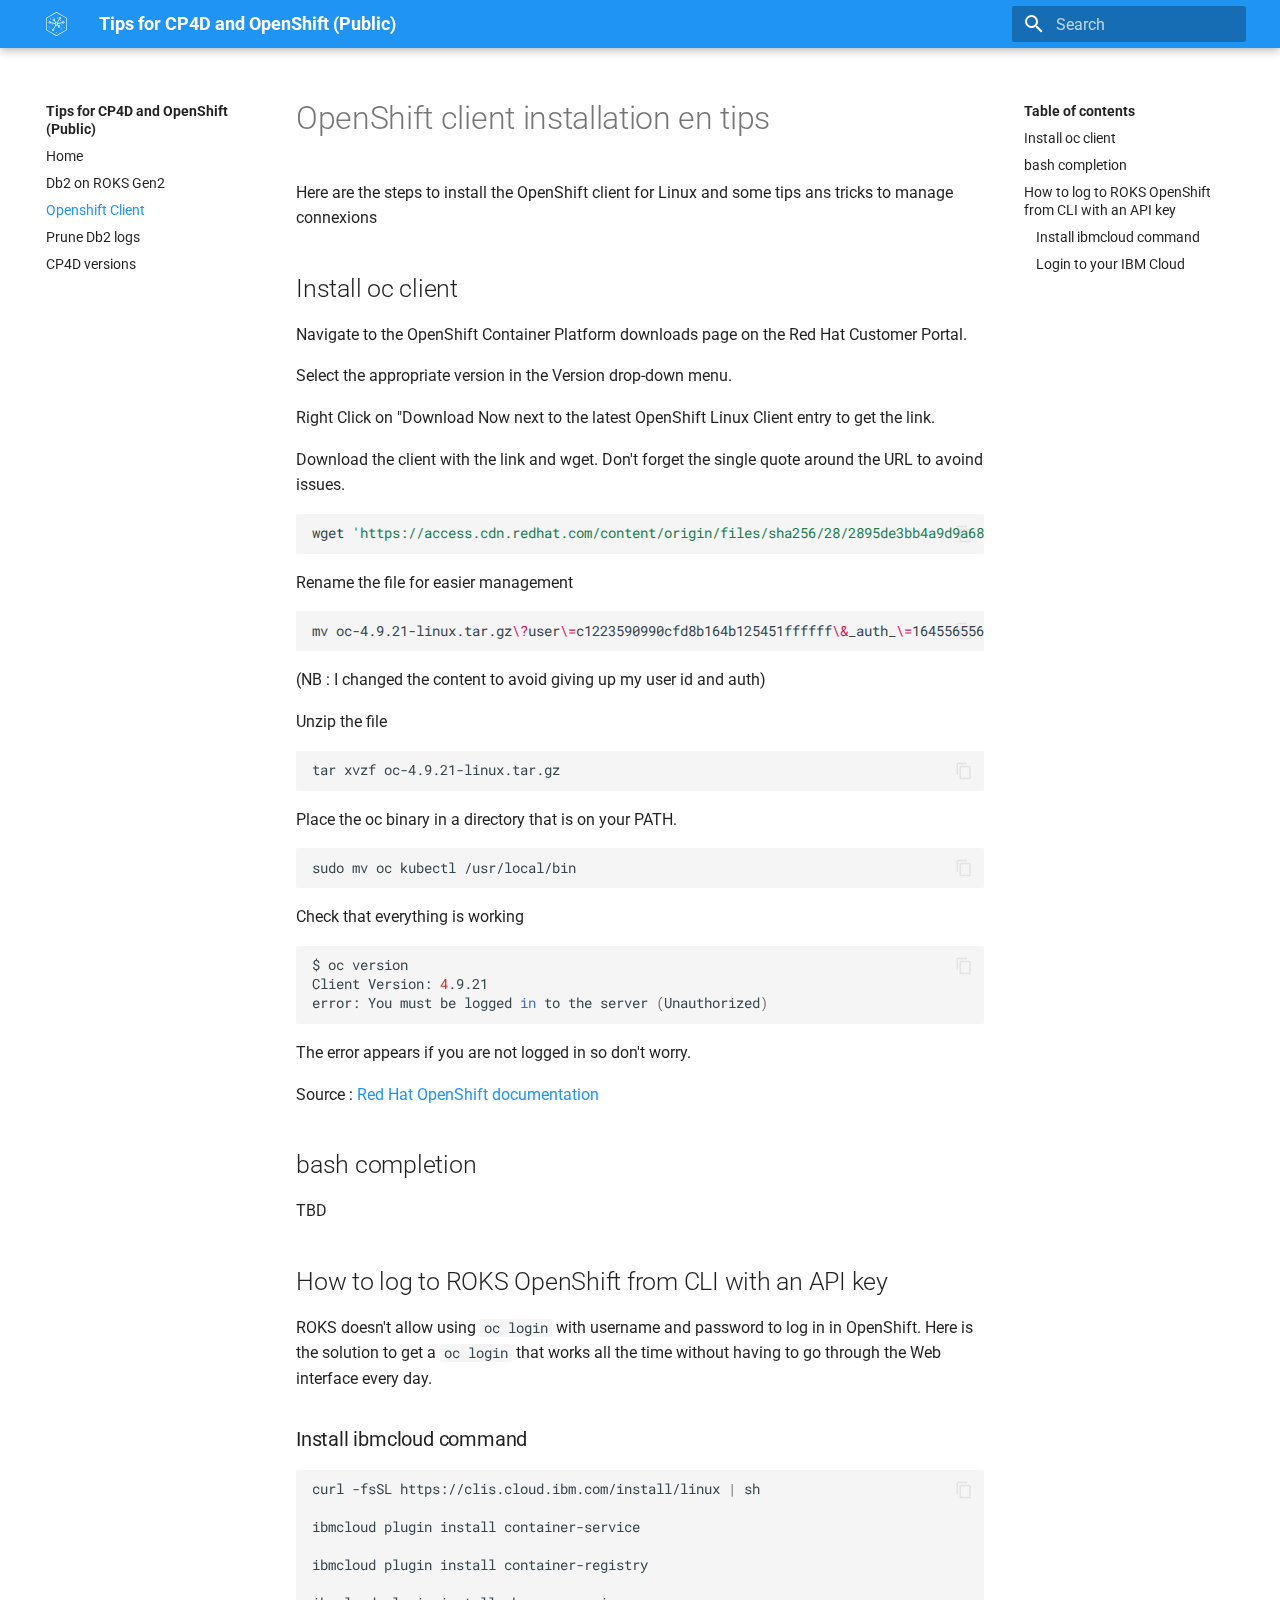
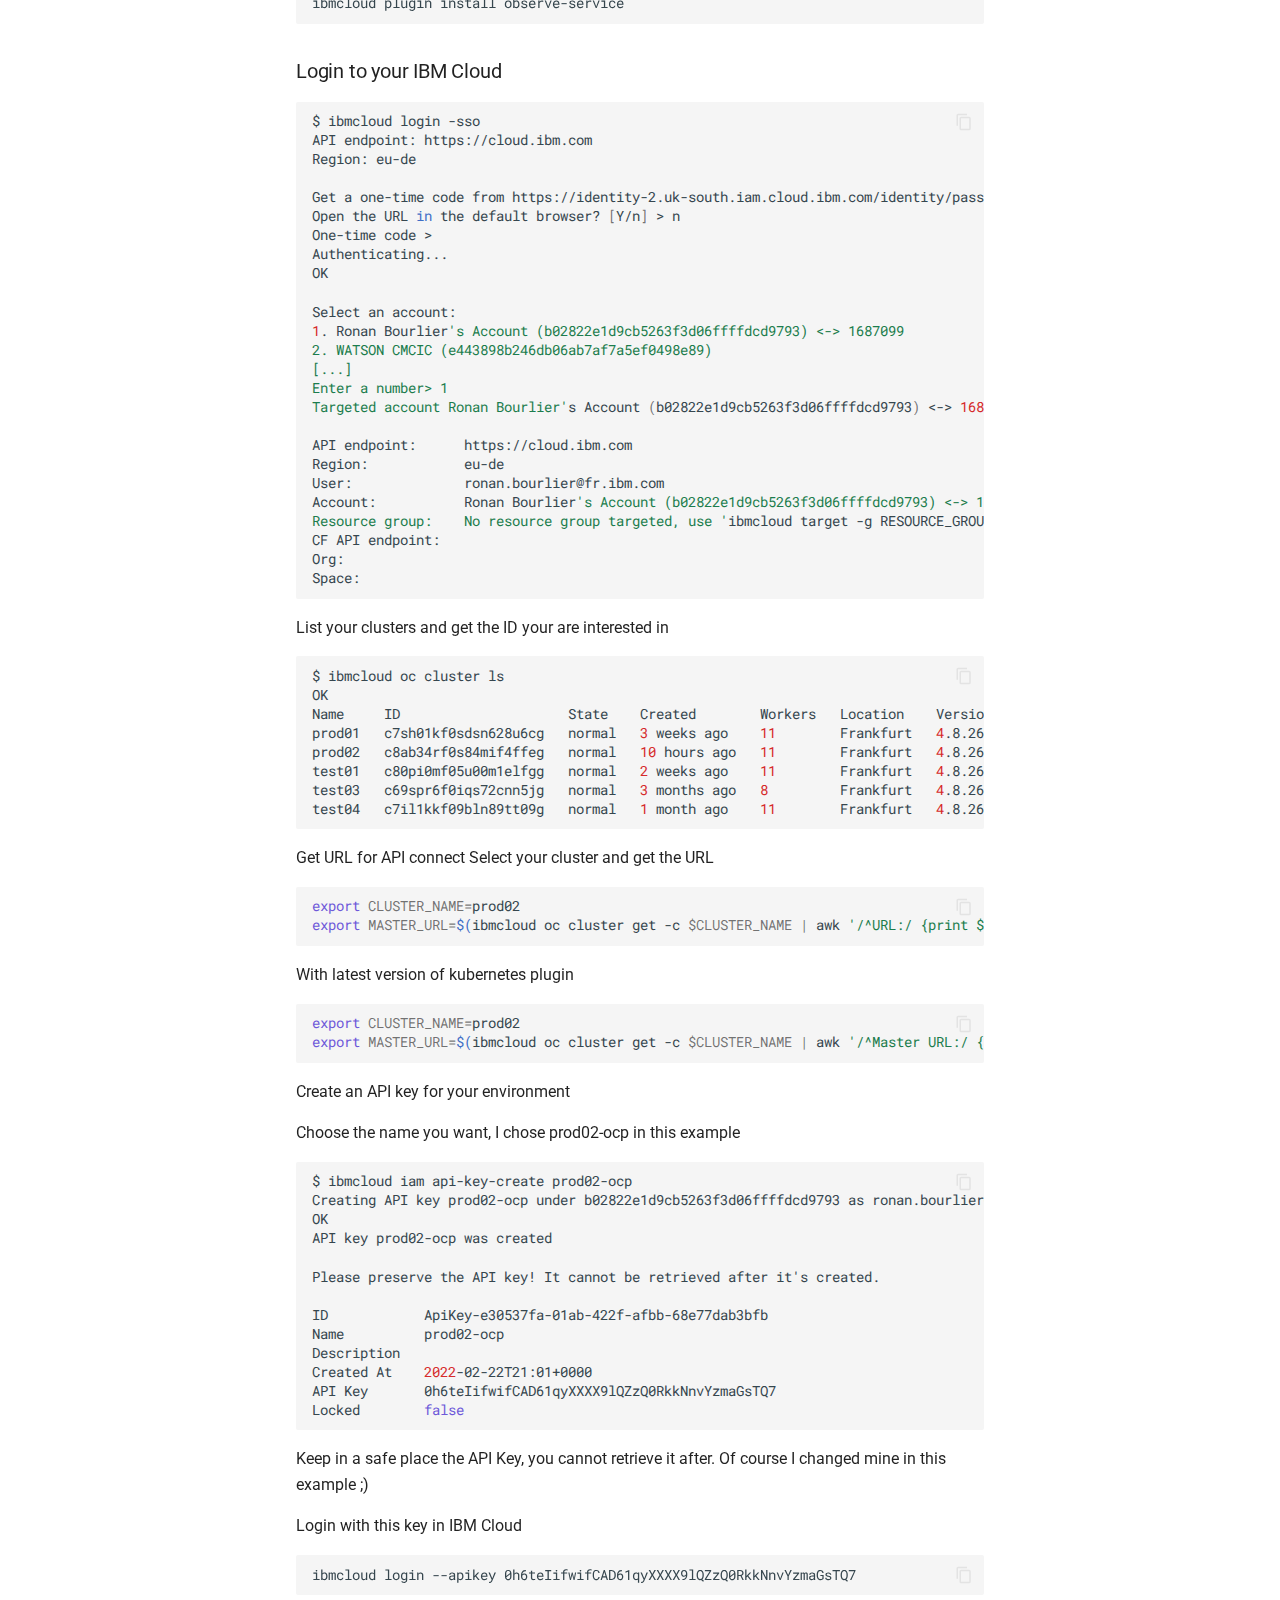
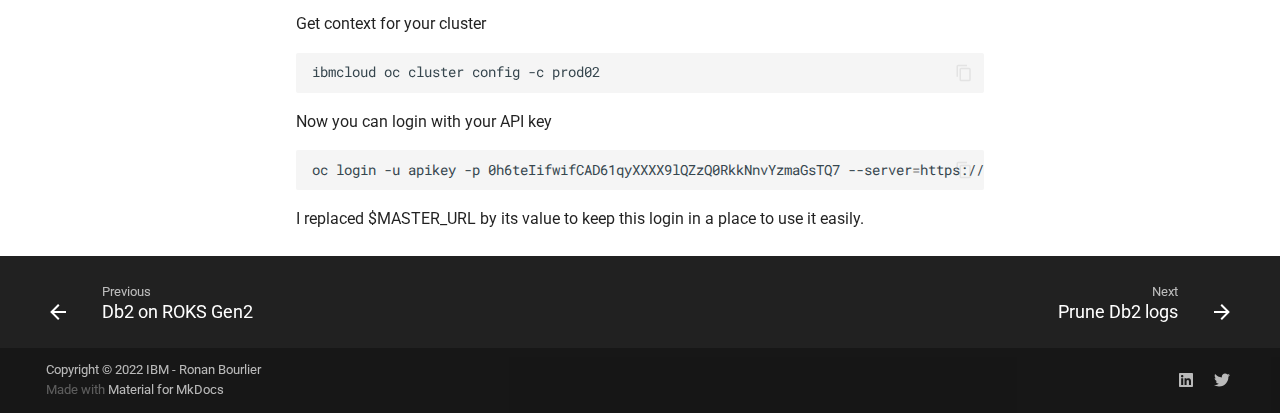
<file: oc-client-install/index.html>
<!doctype html>
<html lang="en" class="no-js">
  <head>
    
      <meta charset="utf-8">
      <meta name="viewport" content="width=device-width,initial-scale=1">
      
      
      
      <link rel="icon" href="../img/favicon.png">
      <meta name="generator" content="mkdocs-1.4.2, mkdocs-material-8.5.10">
    
    
      
        <title>Openshift Client - Tips for CP4D and OpenShift (Public)</title>
      
    
    
      <link rel="stylesheet" href="../assets/stylesheets/main.472b142f.min.css">
      
        
        <link rel="stylesheet" href="../assets/stylesheets/palette.08040f6c.min.css">
        
          
          
          <meta name="theme-color" content="#2094f3">
        
      
      

    
    
    
      
        
        
        <link rel="preconnect" href="https://fonts.gstatic.com" crossorigin>
        <link rel="stylesheet" href="https://fonts.googleapis.com/css?family=Roboto:300,300i,400,400i,700,700i%7CRoboto+Mono:400,400i,700,700i&display=fallback">
        <style>:root{--md-text-font:"Roboto";--md-code-font:"Roboto Mono"}</style>
      
    
    
      <link rel="stylesheet" href="../stylesheets/extra.css">
    
    <script>__md_scope=new URL("..",location),__md_hash=e=>[...e].reduce((e,_)=>(e<<5)-e+_.charCodeAt(0),0),__md_get=(e,_=localStorage,t=__md_scope)=>JSON.parse(_.getItem(t.pathname+"."+e)),__md_set=(e,_,t=localStorage,a=__md_scope)=>{try{t.setItem(a.pathname+"."+e,JSON.stringify(_))}catch(e){}}</script>
    
      

    
    
    
  </head>
  
  
    
    
    
    
    
    <body dir="ltr" data-md-color-scheme="default" data-md-color-primary="blue" data-md-color-accent="blue">
  
    
    
    <input class="md-toggle" data-md-toggle="drawer" type="checkbox" id="__drawer" autocomplete="off">
    <input class="md-toggle" data-md-toggle="search" type="checkbox" id="__search" autocomplete="off">
    <label class="md-overlay" for="__drawer"></label>
    <div data-md-component="skip">
      
        
        <a href="#openshift-client-installation-en-tips" class="md-skip">
          Skip to content
        </a>
      
    </div>
    <div data-md-component="announce">
      
    </div>
    
    
      

<header class="md-header" data-md-component="header">
  <nav class="md-header__inner md-grid" aria-label="Header">
    <a href=".." title="Tips for CP4D and OpenShift (Public)" class="md-header__button md-logo" aria-label="Tips for CP4D and OpenShift (Public)" data-md-component="logo">
      
  <img src="../img/icp4data_blanc.svg" alt="logo">

    </a>
    <label class="md-header__button md-icon" for="__drawer">
      <svg xmlns="http://www.w3.org/2000/svg" viewBox="0 0 24 24"><path d="M3 6h18v2H3V6m0 5h18v2H3v-2m0 5h18v2H3v-2Z"/></svg>
    </label>
    <div class="md-header__title" data-md-component="header-title">
      <div class="md-header__ellipsis">
        <div class="md-header__topic">
          <span class="md-ellipsis">
            Tips for CP4D and OpenShift (Public)
          </span>
        </div>
        <div class="md-header__topic" data-md-component="header-topic">
          <span class="md-ellipsis">
            
              Openshift Client
            
          </span>
        </div>
      </div>
    </div>
    
    
    
      <label class="md-header__button md-icon" for="__search">
        <svg xmlns="http://www.w3.org/2000/svg" viewBox="0 0 24 24"><path d="M9.5 3A6.5 6.5 0 0 1 16 9.5c0 1.61-.59 3.09-1.56 4.23l.27.27h.79l5 5-1.5 1.5-5-5v-.79l-.27-.27A6.516 6.516 0 0 1 9.5 16 6.5 6.5 0 0 1 3 9.5 6.5 6.5 0 0 1 9.5 3m0 2C7 5 5 7 5 9.5S7 14 9.5 14 14 12 14 9.5 12 5 9.5 5Z"/></svg>
      </label>
      <div class="md-search" data-md-component="search" role="dialog">
  <label class="md-search__overlay" for="__search"></label>
  <div class="md-search__inner" role="search">
    <form class="md-search__form" name="search">
      <input type="text" class="md-search__input" name="query" aria-label="Search" placeholder="Search" autocapitalize="off" autocorrect="off" autocomplete="off" spellcheck="false" data-md-component="search-query" required>
      <label class="md-search__icon md-icon" for="__search">
        <svg xmlns="http://www.w3.org/2000/svg" viewBox="0 0 24 24"><path d="M9.5 3A6.5 6.5 0 0 1 16 9.5c0 1.61-.59 3.09-1.56 4.23l.27.27h.79l5 5-1.5 1.5-5-5v-.79l-.27-.27A6.516 6.516 0 0 1 9.5 16 6.5 6.5 0 0 1 3 9.5 6.5 6.5 0 0 1 9.5 3m0 2C7 5 5 7 5 9.5S7 14 9.5 14 14 12 14 9.5 12 5 9.5 5Z"/></svg>
        <svg xmlns="http://www.w3.org/2000/svg" viewBox="0 0 24 24"><path d="M20 11v2H8l5.5 5.5-1.42 1.42L4.16 12l7.92-7.92L13.5 5.5 8 11h12Z"/></svg>
      </label>
      <nav class="md-search__options" aria-label="Search">
        
        <button type="reset" class="md-search__icon md-icon" title="Clear" aria-label="Clear" tabindex="-1">
          <svg xmlns="http://www.w3.org/2000/svg" viewBox="0 0 24 24"><path d="M19 6.41 17.59 5 12 10.59 6.41 5 5 6.41 10.59 12 5 17.59 6.41 19 12 13.41 17.59 19 19 17.59 13.41 12 19 6.41Z"/></svg>
        </button>
      </nav>
      
    </form>
    <div class="md-search__output">
      <div class="md-search__scrollwrap" data-md-scrollfix>
        <div class="md-search-result" data-md-component="search-result">
          <div class="md-search-result__meta">
            Initializing search
          </div>
          <ol class="md-search-result__list"></ol>
        </div>
      </div>
    </div>
  </div>
</div>
    
    
  </nav>
  
</header>
    
    <div class="md-container" data-md-component="container">
      
      
        
          
        
      
      <main class="md-main" data-md-component="main">
        <div class="md-main__inner md-grid">
          
            
              
              <div class="md-sidebar md-sidebar--primary" data-md-component="sidebar" data-md-type="navigation" >
                <div class="md-sidebar__scrollwrap">
                  <div class="md-sidebar__inner">
                    


<nav class="md-nav md-nav--primary" aria-label="Navigation" data-md-level="0">
  <label class="md-nav__title" for="__drawer">
    <a href=".." title="Tips for CP4D and OpenShift (Public)" class="md-nav__button md-logo" aria-label="Tips for CP4D and OpenShift (Public)" data-md-component="logo">
      
  <img src="../img/icp4data_blanc.svg" alt="logo">

    </a>
    Tips for CP4D and OpenShift (Public)
  </label>
  
  <ul class="md-nav__list" data-md-scrollfix>
    
      
      
      

  
  
  
    <li class="md-nav__item">
      <a href=".." class="md-nav__link">
        Home
      </a>
    </li>
  

    
      
      
      

  
  
  
    <li class="md-nav__item">
      <a href="../db2-roks/" class="md-nav__link">
        Db2 on ROKS Gen2
      </a>
    </li>
  

    
      
      
      

  
  
    
  
  
    <li class="md-nav__item md-nav__item--active">
      
      <input class="md-nav__toggle md-toggle" data-md-toggle="toc" type="checkbox" id="__toc">
      
      
        
      
      
        <label class="md-nav__link md-nav__link--active" for="__toc">
          Openshift Client
          <span class="md-nav__icon md-icon"></span>
        </label>
      
      <a href="./" class="md-nav__link md-nav__link--active">
        Openshift Client
      </a>
      
        

<nav class="md-nav md-nav--secondary" aria-label="Table of contents">
  
  
  
    
  
  
    <label class="md-nav__title" for="__toc">
      <span class="md-nav__icon md-icon"></span>
      Table of contents
    </label>
    <ul class="md-nav__list" data-md-component="toc" data-md-scrollfix>
      
        <li class="md-nav__item">
  <a href="#install-oc-client" class="md-nav__link">
    Install oc client
  </a>
  
</li>
      
        <li class="md-nav__item">
  <a href="#bash-completion" class="md-nav__link">
    bash completion
  </a>
  
</li>
      
        <li class="md-nav__item">
  <a href="#how-to-log-to-roks-openshift-from-cli-with-an-api-key" class="md-nav__link">
    How to log to ROKS OpenShift from CLI with an API key
  </a>
  
    <nav class="md-nav" aria-label="How to log to ROKS OpenShift from CLI with an API key">
      <ul class="md-nav__list">
        
          <li class="md-nav__item">
  <a href="#install-ibmcloud-command" class="md-nav__link">
    Install ibmcloud command
  </a>
  
</li>
        
          <li class="md-nav__item">
  <a href="#login-to-your-ibm-cloud" class="md-nav__link">
    Login to your IBM Cloud
  </a>
  
</li>
        
      </ul>
    </nav>
  
</li>
      
    </ul>
  
</nav>
      
    </li>
  

    
      
      
      

  
  
  
    <li class="md-nav__item">
      <a href="../db2-prune-logs/" class="md-nav__link">
        Prune Db2 logs
      </a>
    </li>
  

    
      
      
      

  
  
  
    <li class="md-nav__item">
      <a href="../cp4d-version/" class="md-nav__link">
        CP4D versions
      </a>
    </li>
  

    
  </ul>
</nav>
                  </div>
                </div>
              </div>
            
            
              
              <div class="md-sidebar md-sidebar--secondary" data-md-component="sidebar" data-md-type="toc" >
                <div class="md-sidebar__scrollwrap">
                  <div class="md-sidebar__inner">
                    

<nav class="md-nav md-nav--secondary" aria-label="Table of contents">
  
  
  
    
  
  
    <label class="md-nav__title" for="__toc">
      <span class="md-nav__icon md-icon"></span>
      Table of contents
    </label>
    <ul class="md-nav__list" data-md-component="toc" data-md-scrollfix>
      
        <li class="md-nav__item">
  <a href="#install-oc-client" class="md-nav__link">
    Install oc client
  </a>
  
</li>
      
        <li class="md-nav__item">
  <a href="#bash-completion" class="md-nav__link">
    bash completion
  </a>
  
</li>
      
        <li class="md-nav__item">
  <a href="#how-to-log-to-roks-openshift-from-cli-with-an-api-key" class="md-nav__link">
    How to log to ROKS OpenShift from CLI with an API key
  </a>
  
    <nav class="md-nav" aria-label="How to log to ROKS OpenShift from CLI with an API key">
      <ul class="md-nav__list">
        
          <li class="md-nav__item">
  <a href="#install-ibmcloud-command" class="md-nav__link">
    Install ibmcloud command
  </a>
  
</li>
        
          <li class="md-nav__item">
  <a href="#login-to-your-ibm-cloud" class="md-nav__link">
    Login to your IBM Cloud
  </a>
  
</li>
        
      </ul>
    </nav>
  
</li>
      
    </ul>
  
</nav>
                  </div>
                </div>
              </div>
            
          
          
            <div class="md-content" data-md-component="content">
              <article class="md-content__inner md-typeset">
                
                  


<h1 id="openshift-client-installation-en-tips">OpenShift client installation en tips</h1>
<p>Here are the steps to install the OpenShift client for Linux and some tips ans tricks to manage connexions</p>
<h2 id="install-oc-client">Install oc client</h2>
<p>Navigate to the OpenShift Container Platform downloads page on the Red Hat Customer Portal.</p>
<p>Select the appropriate version in the Version drop-down menu.</p>
<p>Right Click on "Download Now next to the latest OpenShift Linux Client entry to get the link.</p>
<p>Download the client with the link and wget. Don't forget the single quote around the URL to avoind issues.</p>
<div class="highlight"><pre><span></span><code>wget <span class="s1">&#39;https://access.cdn.redhat.com/content/origin/files/sha256/28/2895de3bb4a9d9a68aa6e48c06ffaed21f81c7341a78e81fddd7c50eaca08c1b/oc-4.9.21-linux.tar.gz?user=c1223590990cfd8b164b125451ffffff&amp;_auth_=1645565566_0d7edf2fef35f7623fa3dd411c310666&#39;</span>
</code></pre></div>
<p>Rename the file for easier management</p>
<div class="highlight"><pre><span></span><code>mv oc-4.9.21-linux.tar.gz<span class="se">\?</span>user<span class="se">\=</span>c1223590990cfd8b164b125451ffffff<span class="se">\&amp;</span>_auth_<span class="se">\=</span>1645565566_0d7edf2fef35f7623fa3dd411c310666 oc-4.9.21-linux.tar.gz
</code></pre></div>
<p>(NB : I changed the content to avoid giving up my user id and auth)</p>
<p>Unzip the file</p>
<div class="highlight"><pre><span></span><code>tar xvzf oc-4.9.21-linux.tar.gz
</code></pre></div>
<p>Place the oc binary in a directory that is on your PATH.</p>
<div class="highlight"><pre><span></span><code>sudo mv oc kubectl /usr/local/bin
</code></pre></div>
<p>Check that everything is working</p>
<div class="highlight"><pre><span></span><code>$ oc version
Client Version: <span class="m">4</span>.9.21
error: You must be logged <span class="k">in</span> to the server <span class="o">(</span>Unauthorized<span class="o">)</span>
</code></pre></div>
<p>The error appears if you are not logged in so don't worry.</p>
<p>Source : <a href="https://docs.openshift.com/container-platform/4.8/cli_reference/openshift_cli/getting-started-cli.html">Red Hat OpenShift documentation</a></p>
<h2 id="bash-completion">bash completion</h2>
<p>TBD</p>
<h2 id="how-to-log-to-roks-openshift-from-cli-with-an-api-key">How to log to ROKS OpenShift from CLI with an API key</h2>
<p>ROKS doesn't allow using <code>oc login</code> with username and password to log in in OpenShift. Here is the solution to get a <code>oc login</code> that works all the time without having to go through the Web interface every day.</p>
<h3 id="install-ibmcloud-command">Install ibmcloud command</h3>
<div class="highlight"><pre><span></span><code>curl -fsSL https://clis.cloud.ibm.com/install/linux <span class="p">|</span> sh

ibmcloud plugin install container-service

ibmcloud plugin install container-registry

ibmcloud plugin install observe-service
</code></pre></div>
<h3 id="login-to-your-ibm-cloud">Login to your IBM Cloud</h3>
<div class="highlight"><pre><span></span><code>$ ibmcloud login -sso
API endpoint: https://cloud.ibm.com
Region: eu-de

Get a one-time code from https://identity-2.uk-south.iam.cloud.ibm.com/identity/passcode to proceed.
Open the URL <span class="k">in</span> the default browser? <span class="o">[</span>Y/n<span class="o">]</span> &gt; n
One-time code &gt;
Authenticating...
OK

Select an account:
<span class="m">1</span>. Ronan Bourlier<span class="s1">&#39;s Account (b02822e1d9cb5263f3d06ffffdcd9793) &lt;-&gt; 1687099</span>
<span class="s1">2. WATSON CMCIC (e443898b246db06ab7af7a5ef0498e89)</span>
<span class="s1">[...]</span>
<span class="s1">Enter a number&gt; 1</span>
<span class="s1">Targeted account Ronan Bourlier&#39;</span>s Account <span class="o">(</span>b02822e1d9cb5263f3d06ffffdcd9793<span class="o">)</span> &lt;-&gt; <span class="m">1687099</span>

API endpoint:      https://cloud.ibm.com
Region:            eu-de
User:              ronan.bourlier@fr.ibm.com
Account:           Ronan Bourlier<span class="s1">&#39;s Account (b02822e1d9cb5263f3d06ffffdcd9793) &lt;-&gt; 1687099</span>
<span class="s1">Resource group:    No resource group targeted, use &#39;</span>ibmcloud target -g RESOURCE_GROUP<span class="err">&#39;</span>
CF API endpoint:
Org:
Space:
</code></pre></div>
<p>List your clusters and get the ID your are interested in</p>
<div class="highlight"><pre><span></span><code>$ ibmcloud oc cluster ls
OK
Name     ID                     State    Created        Workers   Location    Version                 Resource Group Name   Provider
prod01   c7sh01kf0sdsn628u6cg   normal   <span class="m">3</span> weeks ago    <span class="m">11</span>        Frankfurt   <span class="m">4</span>.8.26_1542_openshift   default               vpc-gen2
prod02   c8ab34rf0s84mif4ffeg   normal   <span class="m">10</span> hours ago   <span class="m">11</span>        Frankfurt   <span class="m">4</span>.8.26_1542_openshift   default               vpc-gen2
test01   c80pi0mf05u00m1elfgg   normal   <span class="m">2</span> weeks ago    <span class="m">11</span>        Frankfurt   <span class="m">4</span>.8.26_1542_openshift   default               vpc-gen2
test03   c69spr6f0iqs72cnn5jg   normal   <span class="m">3</span> months ago   <span class="m">8</span>         Frankfurt   <span class="m">4</span>.8.26_1542_openshift   default               vpc-gen2
test04   c7il1kkf09bln89tt09g   normal   <span class="m">1</span> month ago    <span class="m">11</span>        Frankfurt   <span class="m">4</span>.8.26_1542_openshift   default               vpc-gen2
</code></pre></div>
<p>Get URL for API connect
Select your cluster and get the URL</p>
<div class="highlight"><pre><span></span><code><span class="nb">export</span> <span class="nv">CLUSTER_NAME</span><span class="o">=</span>prod02
<span class="nb">export</span> <span class="nv">MASTER_URL</span><span class="o">=</span><span class="k">$(</span>ibmcloud oc cluster get -c <span class="nv">$CLUSTER_NAME</span> <span class="p">|</span> awk <span class="s1">&#39;/^URL:/ {print $2}&#39;</span><span class="k">)</span>
</code></pre></div>
<p>With latest version of kubernetes plugin</p>
<div class="highlight"><pre><span></span><code><span class="nb">export</span> <span class="nv">CLUSTER_NAME</span><span class="o">=</span>prod02
<span class="nb">export</span> <span class="nv">MASTER_URL</span><span class="o">=</span><span class="k">$(</span>ibmcloud oc cluster get -c <span class="nv">$CLUSTER_NAME</span> <span class="p">|</span> awk <span class="s1">&#39;/^Master URL:/ {print $3}&#39;</span><span class="k">)</span>
</code></pre></div>
<p>Create an API key for your environment</p>
<p>Choose the name you want, I chose prod02-ocp in this example</p>
<div class="highlight"><pre><span></span><code>$ ibmcloud iam api-key-create prod02-ocp
Creating API key prod02-ocp under b02822e1d9cb5263f3d06ffffdcd9793 as ronan.bourlier@fr.ibm.com...
OK
API key prod02-ocp was created

Please preserve the API key! It cannot be retrieved after it<span class="err">&#39;</span>s created.

ID            ApiKey-e30537fa-01ab-422f-afbb-68e77dab3bfb
Name          prod02-ocp
Description
Created At    <span class="m">2022</span>-02-22T21:01+0000
API Key       0h6teIifwifCAD61qyXXXX9lQZzQ0RkkNnvYzmaGsTQ7
Locked        <span class="nb">false</span>
</code></pre></div>
<p>Keep in a safe place the API Key, you cannot retrieve it after. Of course I changed mine in this example ;)</p>
<p>Login with this key in IBM Cloud</p>
<div class="highlight"><pre><span></span><code>ibmcloud login --apikey 0h6teIifwifCAD61qyXXXX9lQZzQ0RkkNnvYzmaGsTQ7
</code></pre></div>
<p>Get context for your cluster</p>
<div class="highlight"><pre><span></span><code>ibmcloud oc cluster config -c prod02
</code></pre></div>
<p>Now you can login with your API key</p>
<div class="highlight"><pre><span></span><code>oc login -u apikey -p 0h6teIifwifCAD61qyXXXX9lQZzQ0RkkNnvYzmaGsTQ7 --server<span class="o">=</span>https://c100-e.eu-de.containers.cloud.ibm.com:31683
</code></pre></div>
<p>I replaced $MASTER_URL by its value to keep this login in a place to use it easily.</p>





                
              </article>
            </div>
          
          
        </div>
        
      </main>
      
        <footer class="md-footer">
  
    
    <nav class="md-footer__inner md-grid" aria-label="Footer" >
      
        
        <a href="../db2-roks/" class="md-footer__link md-footer__link--prev" aria-label="Previous: Db2 on ROKS Gen2" rel="prev">
          <div class="md-footer__button md-icon">
            <svg xmlns="http://www.w3.org/2000/svg" viewBox="0 0 24 24"><path d="M20 11v2H8l5.5 5.5-1.42 1.42L4.16 12l7.92-7.92L13.5 5.5 8 11h12Z"/></svg>
          </div>
          <div class="md-footer__title">
            <div class="md-ellipsis">
              <span class="md-footer__direction">
                Previous
              </span>
              Db2 on ROKS Gen2
            </div>
          </div>
        </a>
      
      
        
        <a href="../db2-prune-logs/" class="md-footer__link md-footer__link--next" aria-label="Next: Prune Db2 logs" rel="next">
          <div class="md-footer__title">
            <div class="md-ellipsis">
              <span class="md-footer__direction">
                Next
              </span>
              Prune Db2 logs
            </div>
          </div>
          <div class="md-footer__button md-icon">
            <svg xmlns="http://www.w3.org/2000/svg" viewBox="0 0 24 24"><path d="M4 11v2h12l-5.5 5.5 1.42 1.42L19.84 12l-7.92-7.92L10.5 5.5 16 11H4Z"/></svg>
          </div>
        </a>
      
    </nav>
  
  <div class="md-footer-meta md-typeset">
    <div class="md-footer-meta__inner md-grid">
      <div class="md-copyright">
  
    <div class="md-copyright__highlight">
      Copyright &copy; 2022 IBM - Ronan Bourlier
    </div>
  
  
    Made with
    <a href="https://squidfunk.github.io/mkdocs-material/" target="_blank" rel="noopener">
      Material for MkDocs
    </a>
  
</div>
      
        <div class="md-social">
  
    
    
      
      
    
    <a href="https://www.linkedin.com/in/ronanbourlier/" target="_blank" rel="noopener" title="www.linkedin.com" class="md-social__link">
      <svg xmlns="http://www.w3.org/2000/svg" viewBox="0 0 448 512"><!--! Font Awesome Free 6.2.0 by @fontawesome - https://fontawesome.com License - https://fontawesome.com/license/free (Icons: CC BY 4.0, Fonts: SIL OFL 1.1, Code: MIT License) Copyright 2022 Fonticons, Inc.--><path d="M416 32H31.9C14.3 32 0 46.5 0 64.3v383.4C0 465.5 14.3 480 31.9 480H416c17.6 0 32-14.5 32-32.3V64.3c0-17.8-14.4-32.3-32-32.3zM135.4 416H69V202.2h66.5V416zm-33.2-243c-21.3 0-38.5-17.3-38.5-38.5S80.9 96 102.2 96c21.2 0 38.5 17.3 38.5 38.5 0 21.3-17.2 38.5-38.5 38.5zm282.1 243h-66.4V312c0-24.8-.5-56.7-34.5-56.7-34.6 0-39.9 27-39.9 54.9V416h-66.4V202.2h63.7v29.2h.9c8.9-16.8 30.6-34.5 62.9-34.5 67.2 0 79.7 44.3 79.7 101.9V416z"/></svg>
    </a>
  
    
    
      
      
    
    <a href="https://twitter.com/infrarchitect" target="_blank" rel="noopener" title="twitter.com" class="md-social__link">
      <svg xmlns="http://www.w3.org/2000/svg" viewBox="0 0 512 512"><!--! Font Awesome Free 6.2.0 by @fontawesome - https://fontawesome.com License - https://fontawesome.com/license/free (Icons: CC BY 4.0, Fonts: SIL OFL 1.1, Code: MIT License) Copyright 2022 Fonticons, Inc.--><path d="M459.37 151.716c.325 4.548.325 9.097.325 13.645 0 138.72-105.583 298.558-298.558 298.558-59.452 0-114.68-17.219-161.137-47.106 8.447.974 16.568 1.299 25.34 1.299 49.055 0 94.213-16.568 130.274-44.832-46.132-.975-84.792-31.188-98.112-72.772 6.498.974 12.995 1.624 19.818 1.624 9.421 0 18.843-1.3 27.614-3.573-48.081-9.747-84.143-51.98-84.143-102.985v-1.299c13.969 7.797 30.214 12.67 47.431 13.319-28.264-18.843-46.781-51.005-46.781-87.391 0-19.492 5.197-37.36 14.294-52.954 51.655 63.675 129.3 105.258 216.365 109.807-1.624-7.797-2.599-15.918-2.599-24.04 0-57.828 46.782-104.934 104.934-104.934 30.213 0 57.502 12.67 76.67 33.137 23.715-4.548 46.456-13.32 66.599-25.34-7.798 24.366-24.366 44.833-46.132 57.827 21.117-2.273 41.584-8.122 60.426-16.243-14.292 20.791-32.161 39.308-52.628 54.253z"/></svg>
    </a>
  
</div>
      
    </div>
  </div>
</footer>
      
    </div>
    <div class="md-dialog" data-md-component="dialog">
      <div class="md-dialog__inner md-typeset"></div>
    </div>
    
    <script id="__config" type="application/json">{"base": "..", "features": ["navigation.indexes"], "search": "../assets/javascripts/workers/search.16e2a7d4.min.js", "translations": {"clipboard.copied": "Copied to clipboard", "clipboard.copy": "Copy to clipboard", "search.config.lang": "en", "search.config.pipeline": "trimmer, stopWordFilter", "search.config.separator": "[\\s\\-]+", "search.placeholder": "Search", "search.result.more.one": "1 more on this page", "search.result.more.other": "# more on this page", "search.result.none": "No matching documents", "search.result.one": "1 matching document", "search.result.other": "# matching documents", "search.result.placeholder": "Type to start searching", "search.result.term.missing": "Missing", "select.version.title": "Select version"}}</script>
    
    
      <script src="../assets/javascripts/bundle.d6c3db9e.min.js"></script>
      
    
  </body>
</html>
</file>
<file: stylesheets/extra.css>
.md-content img {
  display: block;
  margin-left: auto;
  margin-right: auto;
  width: 60%;
  border: 2px;
}
</file>
<file: assets/stylesheets/main.472b142f.min.css>
@charset "UTF-8";html{-webkit-text-size-adjust:none;-moz-text-size-adjust:none;-ms-text-size-adjust:none;text-size-adjust:none;box-sizing:border-box}*,:after,:before{box-sizing:inherit}@media (prefers-reduced-motion){*,:after,:before{transition:none!important}}body{margin:0}a,button,input,label{-webkit-tap-highlight-color:transparent}a{color:inherit;text-decoration:none}hr{border:0;box-sizing:initial;display:block;height:.05rem;overflow:visible;padding:0}small{font-size:80%}sub,sup{line-height:1em}img{border-style:none}table{border-collapse:initial;border-spacing:0}td,th{font-weight:400;vertical-align:top}button{background:transparent;border:0;font-family:inherit;font-size:inherit;margin:0;padding:0}input{border:0;outline:none}:root{--md-primary-fg-color:#4051b5;--md-primary-fg-color--light:#5d6cc0;--md-primary-fg-color--dark:#303fa1;--md-primary-bg-color:#fff;--md-primary-bg-color--light:hsla(0,0%,100%,.7);--md-accent-fg-color:#526cfe;--md-accent-fg-color--transparent:rgba(82,108,254,.1);--md-accent-bg-color:#fff;--md-accent-bg-color--light:hsla(0,0%,100%,.7)}:root,[data-md-color-scheme=default]{--md-default-fg-color:rgba(0,0,0,.87);--md-default-fg-color--light:rgba(0,0,0,.54);--md-default-fg-color--lighter:rgba(0,0,0,.32);--md-default-fg-color--lightest:rgba(0,0,0,.07);--md-default-bg-color:#fff;--md-default-bg-color--light:hsla(0,0%,100%,.7);--md-default-bg-color--lighter:hsla(0,0%,100%,.3);--md-default-bg-color--lightest:hsla(0,0%,100%,.12);--md-code-fg-color:#36464e;--md-code-bg-color:#f5f5f5;--md-code-hl-color:rgba(255,255,0,.5);--md-code-hl-number-color:#d52a2a;--md-code-hl-special-color:#db1457;--md-code-hl-function-color:#a846b9;--md-code-hl-constant-color:#6e59d9;--md-code-hl-keyword-color:#3f6ec6;--md-code-hl-string-color:#1c7d4d;--md-code-hl-name-color:var(--md-code-fg-color);--md-code-hl-operator-color:var(--md-default-fg-color--light);--md-code-hl-punctuation-color:var(--md-default-fg-color--light);--md-code-hl-comment-color:var(--md-default-fg-color--light);--md-code-hl-generic-color:var(--md-default-fg-color--light);--md-code-hl-variable-color:var(--md-default-fg-color--light);--md-typeset-color:var(--md-default-fg-color);--md-typeset-a-color:var(--md-primary-fg-color);--md-typeset-mark-color:rgba(255,255,0,.5);--md-typeset-del-color:rgba(245,80,61,.15);--md-typeset-ins-color:rgba(11,213,112,.15);--md-typeset-kbd-color:#fafafa;--md-typeset-kbd-accent-color:#fff;--md-typeset-kbd-border-color:#b8b8b8;--md-typeset-table-color:rgba(0,0,0,.12);--md-admonition-fg-color:var(--md-default-fg-color);--md-admonition-bg-color:var(--md-default-bg-color);--md-footer-fg-color:#fff;--md-footer-fg-color--light:hsla(0,0%,100%,.7);--md-footer-fg-color--lighter:hsla(0,0%,100%,.3);--md-footer-bg-color:rgba(0,0,0,.87);--md-footer-bg-color--dark:rgba(0,0,0,.32);--md-shadow-z1:0 0.2rem 0.5rem rgba(0,0,0,.05),0 0 0.05rem rgba(0,0,0,.1);--md-shadow-z2:0 0.2rem 0.5rem rgba(0,0,0,.1),0 0 0.05rem rgba(0,0,0,.25);--md-shadow-z3:0 0.2rem 0.5rem rgba(0,0,0,.2),0 0 0.05rem rgba(0,0,0,.35)}.md-icon svg{fill:currentcolor;display:block;height:1.2rem;width:1.2rem}body{-webkit-font-smoothing:antialiased;-moz-osx-font-smoothing:grayscale;--md-text-font-family:var(--md-text-font,_),-apple-system,BlinkMacSystemFont,Helvetica,Arial,sans-serif;--md-code-font-family:var(--md-code-font,_),SFMono-Regular,Consolas,Menlo,monospace}body,input{font-feature-settings:"kern","liga";font-family:var(--md-text-font-family)}body,code,input,kbd,pre{color:var(--md-typeset-color)}code,kbd,pre{font-feature-settings:"kern";font-family:var(--md-code-font-family)}:root{--md-typeset-table-sort-icon:url('data:image/svg+xml;charset=utf-8,<svg xmlns="http://www.w3.org/2000/svg" viewBox="0 0 24 24"><path d="m18 21-4-4h3V7h-3l4-4 4 4h-3v10h3M2 19v-2h10v2M2 13v-2h7v2M2 7V5h4v2H2Z"/></svg>');--md-typeset-table-sort-icon--asc:url('data:image/svg+xml;charset=utf-8,<svg xmlns="http://www.w3.org/2000/svg" viewBox="0 0 24 24"><path d="M19 17h3l-4 4-4-4h3V3h2M2 17h10v2H2M6 5v2H2V5m0 6h7v2H2v-2Z"/></svg>');--md-typeset-table-sort-icon--desc:url('data:image/svg+xml;charset=utf-8,<svg xmlns="http://www.w3.org/2000/svg" viewBox="0 0 24 24"><path d="M19 7h3l-4-4-4 4h3v14h2M2 17h10v2H2M6 5v2H2V5m0 6h7v2H2v-2Z"/></svg>')}.md-typeset{-webkit-print-color-adjust:exact;color-adjust:exact;font-size:.8rem;line-height:1.6}@media print{.md-typeset{font-size:.68rem}}.md-typeset blockquote,.md-typeset dl,.md-typeset figure,.md-typeset ol,.md-typeset pre,.md-typeset ul{margin-bottom:1em;margin-top:1em}.md-typeset h1{color:var(--md-default-fg-color--light);font-size:2em;line-height:1.3;margin:0 0 1.25em}.md-typeset h1,.md-typeset h2{font-weight:300;letter-spacing:-.01em}.md-typeset h2{font-size:1.5625em;line-height:1.4;margin:1.6em 0 .64em}.md-typeset h3{font-size:1.25em;font-weight:400;letter-spacing:-.01em;line-height:1.5;margin:1.6em 0 .8em}.md-typeset h2+h3{margin-top:.8em}.md-typeset h4{font-weight:700;letter-spacing:-.01em;margin:1em 0}.md-typeset h5,.md-typeset h6{color:var(--md-default-fg-color--light);font-size:.8em;font-weight:700;letter-spacing:-.01em;margin:1.25em 0}.md-typeset h5{text-transform:uppercase}.md-typeset hr{border-bottom:.05rem solid var(--md-default-fg-color--lightest);display:flow-root;margin:1.5em 0}.md-typeset a{color:var(--md-typeset-a-color);word-break:break-word}.md-typeset a,.md-typeset a:before{transition:color 125ms}.md-typeset a:focus,.md-typeset a:hover{color:var(--md-accent-fg-color)}.md-typeset a:focus code,.md-typeset a:hover code{background-color:var(--md-accent-fg-color--transparent)}.md-typeset a code{color:currentcolor;transition:background-color 125ms}.md-typeset a.focus-visible{outline-color:var(--md-accent-fg-color);outline-offset:.2rem}.md-typeset code,.md-typeset kbd,.md-typeset pre{color:var(--md-code-fg-color);direction:ltr;font-variant-ligatures:none}@media print{.md-typeset code,.md-typeset kbd,.md-typeset pre{white-space:pre-wrap}}.md-typeset code{background-color:var(--md-code-bg-color);border-radius:.1rem;-webkit-box-decoration-break:clone;box-decoration-break:clone;font-size:.85em;padding:0 .2941176471em;word-break:break-word}.md-typeset code:not(.focus-visible){-webkit-tap-highlight-color:transparent;outline:none}.md-typeset pre{display:flow-root;line-height:1.4;position:relative}.md-typeset pre>code{-webkit-box-decoration-break:slice;box-decoration-break:slice;box-shadow:none;display:block;margin:0;outline-color:var(--md-accent-fg-color);overflow:auto;padding:.7720588235em 1.1764705882em;scrollbar-color:var(--md-default-fg-color--lighter) transparent;scrollbar-width:thin;touch-action:auto;word-break:normal}.md-typeset pre>code:hover{scrollbar-color:var(--md-accent-fg-color) transparent}.md-typeset pre>code::-webkit-scrollbar{height:.2rem;width:.2rem}.md-typeset pre>code::-webkit-scrollbar-thumb{background-color:var(--md-default-fg-color--lighter)}.md-typeset pre>code::-webkit-scrollbar-thumb:hover{background-color:var(--md-accent-fg-color)}.md-typeset kbd{background-color:var(--md-typeset-kbd-color);border-radius:.1rem;box-shadow:0 .1rem 0 .05rem var(--md-typeset-kbd-border-color),0 .1rem 0 var(--md-typeset-kbd-border-color),0 -.1rem .2rem var(--md-typeset-kbd-accent-color) inset;color:var(--md-default-fg-color);display:inline-block;font-size:.75em;padding:0 .6666666667em;vertical-align:text-top;word-break:break-word}.md-typeset mark{background-color:var(--md-typeset-mark-color);-webkit-box-decoration-break:clone;box-decoration-break:clone;color:inherit;word-break:break-word}.md-typeset abbr{border-bottom:.05rem dotted var(--md-default-fg-color--light);cursor:help;text-decoration:none}@media (hover:none){.md-typeset abbr{position:relative}.md-typeset abbr[title]:-webkit-any(:focus,:hover):after{background-color:var(--md-default-fg-color);border-radius:.1rem;box-shadow:var(--md-shadow-z3);color:var(--md-default-bg-color);content:attr(title);display:inline-block;font-size:.7rem;margin-top:2em;max-width:80%;min-width:-webkit-max-content;min-width:max-content;padding:.2rem .3rem;position:absolute;width:auto}.md-typeset abbr[title]:-moz-any(:focus,:hover):after{background-color:var(--md-default-fg-color);border-radius:.1rem;box-shadow:var(--md-shadow-z3);color:var(--md-default-bg-color);content:attr(title);display:inline-block;font-size:.7rem;margin-top:2em;max-width:80%;min-width:-moz-max-content;min-width:max-content;padding:.2rem .3rem;position:absolute;width:auto}[dir=ltr] .md-typeset abbr[title]:-webkit-any(:focus,:hover):after{left:0}[dir=ltr] .md-typeset abbr[title]:-moz-any(:focus,:hover):after{left:0}[dir=ltr] .md-typeset abbr[title]:is(:focus,:hover):after{left:0}[dir=rtl] .md-typeset abbr[title]:-webkit-any(:focus,:hover):after{right:0}[dir=rtl] .md-typeset abbr[title]:-moz-any(:focus,:hover):after{right:0}[dir=rtl] .md-typeset abbr[title]:is(:focus,:hover):after{right:0}.md-typeset abbr[title]:is(:focus,:hover):after{background-color:var(--md-default-fg-color);border-radius:.1rem;box-shadow:var(--md-shadow-z3);color:var(--md-default-bg-color);content:attr(title);display:inline-block;font-size:.7rem;margin-top:2em;max-width:80%;min-width:-webkit-max-content;min-width:-moz-max-content;min-width:max-content;padding:.2rem .3rem;position:absolute;width:auto}}.md-typeset small{opacity:.75}[dir=ltr] .md-typeset sub,[dir=ltr] .md-typeset sup{margin-left:.078125em}[dir=rtl] .md-typeset sub,[dir=rtl] .md-typeset sup{margin-right:.078125em}[dir=ltr] .md-typeset blockquote{padding-left:.6rem}[dir=rtl] .md-typeset blockquote{padding-right:.6rem}[dir=ltr] .md-typeset blockquote{border-left:.2rem solid var(--md-default-fg-color--lighter)}[dir=rtl] .md-typeset blockquote{border-right:.2rem solid var(--md-default-fg-color--lighter)}.md-typeset blockquote{color:var(--md-default-fg-color--light);margin-left:0;margin-right:0}.md-typeset ul{list-style-type:disc}[dir=ltr] .md-typeset ol,[dir=ltr] .md-typeset ul{margin-left:.625em}[dir=rtl] .md-typeset ol,[dir=rtl] .md-typeset ul{margin-right:.625em}.md-typeset ol,.md-typeset ul{padding:0}.md-typeset ol:not([hidden]),.md-typeset ul:not([hidden]){display:flow-root}.md-typeset ol ol,.md-typeset ul ol{list-style-type:lower-alpha}.md-typeset ol ol ol,.md-typeset ul ol ol{list-style-type:lower-roman}[dir=ltr] .md-typeset ol li,[dir=ltr] .md-typeset ul li{margin-left:1.25em}[dir=rtl] .md-typeset ol li,[dir=rtl] .md-typeset ul li{margin-right:1.25em}.md-typeset ol li,.md-typeset ul li{margin-bottom:.5em}.md-typeset ol li blockquote,.md-typeset ol li p,.md-typeset ul li blockquote,.md-typeset ul li p{margin:.5em 0}.md-typeset ol li:last-child,.md-typeset ul li:last-child{margin-bottom:0}.md-typeset ol li :-webkit-any(ul,ol),.md-typeset ul li :-webkit-any(ul,ol){margin-bottom:.5em;margin-top:.5em}.md-typeset ol li :-moz-any(ul,ol),.md-typeset ul li :-moz-any(ul,ol){margin-bottom:.5em;margin-top:.5em}[dir=ltr] .md-typeset ol li :-webkit-any(ul,ol),[dir=ltr] .md-typeset ul li :-webkit-any(ul,ol){margin-left:.625em}[dir=ltr] .md-typeset ol li :-moz-any(ul,ol),[dir=ltr] .md-typeset ul li :-moz-any(ul,ol){margin-left:.625em}[dir=ltr] .md-typeset ol li :is(ul,ol),[dir=ltr] .md-typeset ul li :is(ul,ol){margin-left:.625em}[dir=rtl] .md-typeset ol li :-webkit-any(ul,ol),[dir=rtl] .md-typeset ul li :-webkit-any(ul,ol){margin-right:.625em}[dir=rtl] .md-typeset ol li :-moz-any(ul,ol),[dir=rtl] .md-typeset ul li :-moz-any(ul,ol){margin-right:.625em}[dir=rtl] .md-typeset ol li :is(ul,ol),[dir=rtl] .md-typeset ul li :is(ul,ol){margin-right:.625em}.md-typeset ol li :is(ul,ol),.md-typeset ul li :is(ul,ol){margin-bottom:.5em;margin-top:.5em}[dir=ltr] .md-typeset dd{margin-left:1.875em}[dir=rtl] .md-typeset dd{margin-right:1.875em}.md-typeset dd{margin-bottom:1.5em;margin-top:1em}.md-typeset img,.md-typeset svg,.md-typeset video{height:auto;max-width:100%}.md-typeset img[align=left]{margin:1em 1em 1em 0}.md-typeset img[align=right]{margin:1em 0 1em 1em}.md-typeset img[align]:only-child{margin-top:0}.md-typeset img[src$="#gh-dark-mode-only"],.md-typeset img[src$="#only-dark"]{display:none}.md-typeset figure{display:flow-root;margin:1em auto;max-width:100%;text-align:center;width:-webkit-fit-content;width:-moz-fit-content;width:fit-content}.md-typeset figure img{display:block}.md-typeset figcaption{font-style:italic;margin:1em auto;max-width:24rem}.md-typeset iframe{max-width:100%}.md-typeset table:not([class]){background-color:var(--md-default-bg-color);border:.05rem solid var(--md-typeset-table-color);border-radius:.1rem;display:inline-block;font-size:.64rem;max-width:100%;overflow:auto;touch-action:auto}@media print{.md-typeset table:not([class]){display:table}}.md-typeset table:not([class])+*{margin-top:1.5em}.md-typeset table:not([class]) :-webkit-any(th,td)>:first-child{margin-top:0}.md-typeset table:not([class]) :-moz-any(th,td)>:first-child{margin-top:0}.md-typeset table:not([class]) :is(th,td)>:first-child{margin-top:0}.md-typeset table:not([class]) :-webkit-any(th,td)>:last-child{margin-bottom:0}.md-typeset table:not([class]) :-moz-any(th,td)>:last-child{margin-bottom:0}.md-typeset table:not([class]) :is(th,td)>:last-child{margin-bottom:0}.md-typeset table:not([class]) :-webkit-any(th,td):not([align]){text-align:left}.md-typeset table:not([class]) :-moz-any(th,td):not([align]){text-align:left}.md-typeset table:not([class]) :is(th,td):not([align]){text-align:left}[dir=rtl] .md-typeset table:not([class]) :-webkit-any(th,td):not([align]){text-align:right}[dir=rtl] .md-typeset table:not([class]) :-moz-any(th,td):not([align]){text-align:right}[dir=rtl] .md-typeset table:not([class]) :is(th,td):not([align]){text-align:right}.md-typeset table:not([class]) th{font-weight:700;min-width:5rem;padding:.9375em 1.25em;vertical-align:top}.md-typeset table:not([class]) td{border-top:.05rem solid var(--md-typeset-table-color);padding:.9375em 1.25em;vertical-align:top}.md-typeset table:not([class]) tbody tr{transition:background-color 125ms}.md-typeset table:not([class]) tbody tr:hover{background-color:rgba(0,0,0,.035);box-shadow:0 .05rem 0 var(--md-default-bg-color) inset}.md-typeset table:not([class]) a{word-break:normal}.md-typeset table th[role=columnheader]{cursor:pointer}[dir=ltr] .md-typeset table th[role=columnheader]:after{margin-left:.5em}[dir=rtl] .md-typeset table th[role=columnheader]:after{margin-right:.5em}.md-typeset table th[role=columnheader]:after{content:"";display:inline-block;height:1.2em;-webkit-mask-image:var(--md-typeset-table-sort-icon);mask-image:var(--md-typeset-table-sort-icon);-webkit-mask-repeat:no-repeat;mask-repeat:no-repeat;-webkit-mask-size:contain;mask-size:contain;transition:background-color 125ms;vertical-align:text-bottom;width:1.2em}.md-typeset table th[role=columnheader]:hover:after{background-color:var(--md-default-fg-color--lighter)}.md-typeset table th[role=columnheader][aria-sort=ascending]:after{background-color:var(--md-default-fg-color--light);-webkit-mask-image:var(--md-typeset-table-sort-icon--asc);mask-image:var(--md-typeset-table-sort-icon--asc)}.md-typeset table th[role=columnheader][aria-sort=descending]:after{background-color:var(--md-default-fg-color--light);-webkit-mask-image:var(--md-typeset-table-sort-icon--desc);mask-image:var(--md-typeset-table-sort-icon--desc)}.md-typeset__scrollwrap{margin:1em -.8rem;overflow-x:auto;touch-action:auto}.md-typeset__table{display:inline-block;margin-bottom:.5em;padding:0 .8rem}@media print{.md-typeset__table{display:block}}html .md-typeset__table table{display:table;margin:0;overflow:hidden;width:100%}@media screen and (max-width:44.9375em){.md-content__inner>pre{margin:1em -.8rem}.md-content__inner>pre code{border-radius:0}}.md-banner{background-color:var(--md-footer-bg-color);color:var(--md-footer-fg-color);overflow:auto}@media print{.md-banner{display:none}}.md-banner--warning{background:var(--md-typeset-mark-color);color:var(--md-default-fg-color)}.md-banner__inner{font-size:.7rem;margin:.6rem auto;padding:0 .8rem}[dir=ltr] .md-banner__button{float:right}[dir=rtl] .md-banner__button{float:left}.md-banner__button{color:inherit;cursor:pointer;transition:opacity .25s}.md-banner__button:hover{opacity:.7}html{font-size:125%;height:100%;overflow-x:hidden}@media screen and (min-width:100em){html{font-size:137.5%}}@media screen and (min-width:125em){html{font-size:150%}}body{background-color:var(--md-default-bg-color);display:flex;flex-direction:column;font-size:.5rem;min-height:100%;position:relative;width:100%}@media print{body{display:block}}@media screen and (max-width:59.9375em){body[data-md-scrolllock]{position:fixed}}.md-grid{margin-left:auto;margin-right:auto;max-width:61rem}.md-container{display:flex;flex-direction:column;flex-grow:1}@media print{.md-container{display:block}}.md-main{flex-grow:1}.md-main__inner{display:flex;height:100%;margin-top:1.5rem}.md-ellipsis{overflow:hidden;text-overflow:ellipsis;white-space:nowrap}.md-toggle{display:none}.md-option{height:0;opacity:0;position:absolute;width:0}.md-option:checked+label:not([hidden]){display:block}.md-option.focus-visible+label{outline-color:var(--md-accent-fg-color);outline-style:auto}.md-skip{background-color:var(--md-default-fg-color);border-radius:.1rem;color:var(--md-default-bg-color);font-size:.64rem;margin:.5rem;opacity:0;outline-color:var(--md-accent-fg-color);padding:.3rem .5rem;position:fixed;transform:translateY(.4rem);z-index:-1}.md-skip:focus{opacity:1;transform:translateY(0);transition:transform .25s cubic-bezier(.4,0,.2,1),opacity 175ms 75ms;z-index:10}@page{margin:25mm}:root{--md-clipboard-icon:url('data:image/svg+xml;charset=utf-8,<svg xmlns="http://www.w3.org/2000/svg" viewBox="0 0 24 24"><path d="M19 21H8V7h11m0-2H8a2 2 0 0 0-2 2v14a2 2 0 0 0 2 2h11a2 2 0 0 0 2-2V7a2 2 0 0 0-2-2m-3-4H4a2 2 0 0 0-2 2v14h2V3h12V1Z"/></svg>')}.md-clipboard{border-radius:.1rem;color:var(--md-default-fg-color--lightest);cursor:pointer;height:1.5em;outline-color:var(--md-accent-fg-color);outline-offset:.1rem;position:absolute;right:.5em;top:.5em;transition:color .25s;width:1.5em;z-index:1}@media print{.md-clipboard{display:none}}.md-clipboard:not(.focus-visible){-webkit-tap-highlight-color:transparent;outline:none}:hover>.md-clipboard{color:var(--md-default-fg-color--light)}.md-clipboard:-webkit-any(:focus,:hover){color:var(--md-accent-fg-color)}.md-clipboard:-moz-any(:focus,:hover){color:var(--md-accent-fg-color)}.md-clipboard:is(:focus,:hover){color:var(--md-accent-fg-color)}.md-clipboard:after{background-color:currentcolor;content:"";display:block;height:1.125em;margin:0 auto;-webkit-mask-image:var(--md-clipboard-icon);mask-image:var(--md-clipboard-icon);-webkit-mask-position:center;mask-position:center;-webkit-mask-repeat:no-repeat;mask-repeat:no-repeat;-webkit-mask-size:contain;mask-size:contain;width:1.125em}.md-clipboard--inline{cursor:pointer}.md-clipboard--inline code{transition:color .25s,background-color .25s}.md-clipboard--inline:-webkit-any(:focus,:hover) code{background-color:var(--md-accent-fg-color--transparent);color:var(--md-accent-fg-color)}.md-clipboard--inline:-moz-any(:focus,:hover) code{background-color:var(--md-accent-fg-color--transparent);color:var(--md-accent-fg-color)}.md-clipboard--inline:is(:focus,:hover) code{background-color:var(--md-accent-fg-color--transparent);color:var(--md-accent-fg-color)}@keyframes consent{0%{opacity:0;transform:translateY(100%)}to{opacity:1;transform:translateY(0)}}@keyframes overlay{0%{opacity:0}to{opacity:1}}.md-consent__overlay{animation:overlay .25s both;-webkit-backdrop-filter:blur(.1rem);backdrop-filter:blur(.1rem);background-color:rgba(0,0,0,.54);height:100%;opacity:1;position:fixed;top:0;width:100%;z-index:5}.md-consent__inner{animation:consent .5s cubic-bezier(.1,.7,.1,1) both;background-color:var(--md-default-bg-color);border:0;border-radius:.1rem;bottom:0;box-shadow:0 0 .2rem rgba(0,0,0,.1),0 .2rem .4rem rgba(0,0,0,.2);max-height:100%;overflow:auto;padding:0;position:fixed;width:100%;z-index:5}.md-consent__form{padding:.8rem}.md-consent__settings{display:none;margin:1em 0}input:checked+.md-consent__settings{display:block}.md-consent__controls{margin-bottom:.8rem}.md-typeset .md-consent__controls .md-button{display:inline}@media screen and (max-width:44.9375em){.md-typeset .md-consent__controls .md-button{display:block;margin-top:.4rem;text-align:center;width:100%}}.md-consent label{cursor:pointer}.md-content{flex-grow:1;min-width:0}.md-content__inner{margin:0 .8rem 1.2rem;padding-top:.6rem}@media screen and (min-width:76.25em){[dir=ltr] .md-sidebar--primary:not([hidden])~.md-content>.md-content__inner{margin-left:1.2rem}[dir=ltr] .md-sidebar--secondary:not([hidden])~.md-content>.md-content__inner,[dir=rtl] .md-sidebar--primary:not([hidden])~.md-content>.md-content__inner{margin-right:1.2rem}[dir=rtl] .md-sidebar--secondary:not([hidden])~.md-content>.md-content__inner{margin-left:1.2rem}}.md-content__inner:before{content:"";display:block;height:.4rem}.md-content__inner>:last-child{margin-bottom:0}[dir=ltr] .md-content__button{float:right}[dir=rtl] .md-content__button{float:left}[dir=ltr] .md-content__button{margin-left:.4rem}[dir=rtl] .md-content__button{margin-right:.4rem}.md-content__button{margin:.4rem 0;padding:0}@media print{.md-content__button{display:none}}.md-typeset .md-content__button{color:var(--md-default-fg-color--lighter)}.md-content__button svg{display:inline;vertical-align:top}[dir=rtl] .md-content__button svg{transform:scaleX(-1)}[dir=ltr] .md-dialog{right:.8rem}[dir=rtl] .md-dialog{left:.8rem}.md-dialog{background-color:var(--md-default-fg-color);border-radius:.1rem;bottom:.8rem;box-shadow:var(--md-shadow-z3);min-width:11.1rem;opacity:0;padding:.4rem .6rem;pointer-events:none;position:fixed;transform:translateY(100%);transition:transform 0ms .4s,opacity .4s;z-index:4}@media print{.md-dialog{display:none}}.md-dialog--active{opacity:1;pointer-events:auto;transform:translateY(0);transition:transform .4s cubic-bezier(.075,.85,.175,1),opacity .4s}.md-dialog__inner{color:var(--md-default-bg-color);font-size:.7rem}.md-feedback{margin:2em 0 1em;text-align:center}.md-feedback fieldset{border:none;margin:0;padding:0}.md-feedback__title{font-weight:700;margin:1em auto}.md-feedback__inner{position:relative}.md-feedback__list{align-content:baseline;display:flex;flex-wrap:wrap;justify-content:center;position:relative}.md-feedback__list:hover .md-icon:not(:disabled){color:var(--md-default-fg-color--lighter)}:disabled .md-feedback__list{min-height:1.8rem}.md-feedback__icon{color:var(--md-default-fg-color--light);cursor:pointer;flex-shrink:0;margin:0 .1rem;transition:color 125ms}.md-feedback__icon:not(:disabled).md-icon:hover{color:var(--md-accent-fg-color)}.md-feedback__icon:disabled{color:var(--md-default-fg-color--lightest);pointer-events:none}.md-feedback__note{opacity:0;position:relative;transform:translateY(.4rem);transition:transform .4s cubic-bezier(.1,.7,.1,1),opacity .15s}.md-feedback__note>*{margin:0 auto;max-width:16rem}:disabled .md-feedback__note{opacity:1;transform:translateY(0)}.md-footer{background-color:var(--md-footer-bg-color);color:var(--md-footer-fg-color)}@media print{.md-footer{display:none}}.md-footer__inner{justify-content:space-between;overflow:auto;padding:.2rem}.md-footer__inner:not([hidden]){display:flex}.md-footer__link{display:flex;flex-grow:0.01;outline-color:var(--md-accent-fg-color);overflow:hidden;padding-bottom:.4rem;padding-top:1.4rem;transition:opacity .25s}.md-footer__link:-webkit-any(:focus,:hover){opacity:.7}.md-footer__link:-moz-any(:focus,:hover){opacity:.7}.md-footer__link:is(:focus,:hover){opacity:.7}[dir=rtl] .md-footer__link svg{transform:scaleX(-1)}@media screen and (max-width:44.9375em){.md-footer__link--prev .md-footer__title{display:none}}[dir=ltr] .md-footer__link--next{margin-left:auto}[dir=rtl] .md-footer__link--next{margin-right:auto}.md-footer__link--next{text-align:right}[dir=rtl] .md-footer__link--next{text-align:left}.md-footer__title{flex-grow:1;font-size:.9rem;line-height:2.4rem;max-width:calc(100% - 2.4rem);padding:0 1rem;position:relative;white-space:nowrap}.md-footer__button{margin:.2rem;padding:.4rem}.md-footer__direction{font-size:.64rem;left:0;margin-top:-1rem;opacity:.7;padding:0 1rem;position:absolute;right:0}.md-footer-meta{background-color:var(--md-footer-bg-color--dark)}.md-footer-meta__inner{display:flex;flex-wrap:wrap;justify-content:space-between;padding:.2rem}html .md-footer-meta.md-typeset a{color:var(--md-footer-fg-color--light)}html .md-footer-meta.md-typeset a:-webkit-any(:focus,:hover){color:var(--md-footer-fg-color)}html .md-footer-meta.md-typeset a:-moz-any(:focus,:hover){color:var(--md-footer-fg-color)}html .md-footer-meta.md-typeset a:is(:focus,:hover){color:var(--md-footer-fg-color)}.md-copyright{color:var(--md-footer-fg-color--lighter);font-size:.64rem;margin:auto .6rem;padding:.4rem 0;width:100%}@media screen and (min-width:45em){.md-copyright{width:auto}}.md-copyright__highlight{color:var(--md-footer-fg-color--light)}.md-social{margin:0 .4rem;padding:.2rem 0 .6rem}@media screen and (min-width:45em){.md-social{padding:.6rem 0}}.md-social__link{display:inline-block;height:1.6rem;text-align:center;width:1.6rem}.md-social__link:before{line-height:1.9}.md-social__link svg{fill:currentcolor;max-height:.8rem;vertical-align:-25%}.md-typeset .md-button{border:.1rem solid;border-radius:.1rem;color:var(--md-primary-fg-color);cursor:pointer;display:inline-block;font-weight:700;padding:.625em 2em;transition:color 125ms,background-color 125ms,border-color 125ms}.md-typeset .md-button--primary{background-color:var(--md-primary-fg-color);border-color:var(--md-primary-fg-color);color:var(--md-primary-bg-color)}.md-typeset .md-button:-webkit-any(:focus,:hover){background-color:var(--md-accent-fg-color);border-color:var(--md-accent-fg-color);color:var(--md-accent-bg-color)}.md-typeset .md-button:-moz-any(:focus,:hover){background-color:var(--md-accent-fg-color);border-color:var(--md-accent-fg-color);color:var(--md-accent-bg-color)}.md-typeset .md-button:is(:focus,:hover){background-color:var(--md-accent-fg-color);border-color:var(--md-accent-fg-color);color:var(--md-accent-bg-color)}[dir=ltr] .md-typeset .md-input{border-top-left-radius:.1rem}[dir=ltr] .md-typeset .md-input,[dir=rtl] .md-typeset .md-input{border-top-right-radius:.1rem}[dir=rtl] .md-typeset .md-input{border-top-left-radius:.1rem}.md-typeset .md-input{border-bottom:.1rem solid var(--md-default-fg-color--lighter);box-shadow:var(--md-shadow-z1);font-size:.8rem;height:1.8rem;padding:0 .6rem;transition:border .25s,box-shadow .25s}.md-typeset .md-input:-webkit-any(:focus,:hover){border-bottom-color:var(--md-accent-fg-color);box-shadow:var(--md-shadow-z2)}.md-typeset .md-input:-moz-any(:focus,:hover){border-bottom-color:var(--md-accent-fg-color);box-shadow:var(--md-shadow-z2)}.md-typeset .md-input:is(:focus,:hover){border-bottom-color:var(--md-accent-fg-color);box-shadow:var(--md-shadow-z2)}.md-typeset .md-input--stretch{width:100%}.md-header{background-color:var(--md-primary-fg-color);box-shadow:0 0 .2rem transparent,0 .2rem .4rem transparent;color:var(--md-primary-bg-color);display:block;left:0;position:-webkit-sticky;position:sticky;right:0;top:0;z-index:4}@media print{.md-header{display:none}}.md-header[hidden]{transform:translateY(-100%);transition:transform .25s cubic-bezier(.8,0,.6,1),box-shadow .25s}.md-header--shadow{box-shadow:0 0 .2rem rgba(0,0,0,.1),0 .2rem .4rem rgba(0,0,0,.2);transition:transform .25s cubic-bezier(.1,.7,.1,1),box-shadow .25s}.md-header__inner{align-items:center;display:flex;padding:0 .2rem}.md-header__button{color:currentcolor;cursor:pointer;margin:.2rem;outline-color:var(--md-accent-fg-color);padding:.4rem;position:relative;transition:opacity .25s;vertical-align:middle;z-index:1}.md-header__button:hover{opacity:.7}.md-header__button:not([hidden]){display:inline-block}.md-header__button:not(.focus-visible){-webkit-tap-highlight-color:transparent;outline:none}.md-header__button.md-logo{margin:.2rem;padding:.4rem}@media screen and (max-width:76.1875em){.md-header__button.md-logo{display:none}}.md-header__button.md-logo :-webkit-any(img,svg){fill:currentcolor;display:block;height:1.2rem;width:auto}.md-header__button.md-logo :-moz-any(img,svg){fill:currentcolor;display:block;height:1.2rem;width:auto}.md-header__button.md-logo :is(img,svg){fill:currentcolor;display:block;height:1.2rem;width:auto}@media screen and (min-width:60em){.md-header__button[for=__search]{display:none}}.no-js .md-header__button[for=__search]{display:none}[dir=rtl] .md-header__button[for=__search] svg{transform:scaleX(-1)}@media screen and (min-width:76.25em){.md-header__button[for=__drawer]{display:none}}.md-header__topic{display:flex;max-width:100%;position:absolute;transition:transform .4s cubic-bezier(.1,.7,.1,1),opacity .15s;white-space:nowrap}.md-header__topic+.md-header__topic{opacity:0;pointer-events:none;transform:translateX(1.25rem);transition:transform .4s cubic-bezier(1,.7,.1,.1),opacity .15s;z-index:-1}[dir=rtl] .md-header__topic+.md-header__topic{transform:translateX(-1.25rem)}.md-header__topic:first-child{font-weight:700}[dir=ltr] .md-header__title{margin-right:.4rem}[dir=rtl] .md-header__title{margin-left:.4rem}[dir=ltr] .md-header__title{margin-left:1rem}[dir=rtl] .md-header__title{margin-right:1rem}.md-header__title{flex-grow:1;font-size:.9rem;height:2.4rem;line-height:2.4rem}.md-header__title--active .md-header__topic{opacity:0;pointer-events:none;transform:translateX(-1.25rem);transition:transform .4s cubic-bezier(1,.7,.1,.1),opacity .15s;z-index:-1}[dir=rtl] .md-header__title--active .md-header__topic{transform:translateX(1.25rem)}.md-header__title--active .md-header__topic+.md-header__topic{opacity:1;pointer-events:auto;transform:translateX(0);transition:transform .4s cubic-bezier(.1,.7,.1,1),opacity .15s;z-index:0}.md-header__title>.md-header__ellipsis{height:100%;position:relative;width:100%}.md-header__option{display:flex;flex-shrink:0;max-width:100%;transition:max-width 0ms .25s,opacity .25s .25s;white-space:nowrap}[data-md-toggle=search]:checked~.md-header .md-header__option{max-width:0;opacity:0;transition:max-width 0ms,opacity 0ms}.md-header__source{display:none}@media screen and (min-width:60em){[dir=ltr] .md-header__source{margin-left:1rem}[dir=rtl] .md-header__source{margin-right:1rem}.md-header__source{display:block;max-width:11.7rem;width:11.7rem}}@media screen and (min-width:76.25em){[dir=ltr] .md-header__source{margin-left:1.4rem}[dir=rtl] .md-header__source{margin-right:1.4rem}}:root{--md-nav-icon--prev:url('data:image/svg+xml;charset=utf-8,<svg xmlns="http://www.w3.org/2000/svg" viewBox="0 0 24 24"><path d="M20 11v2H8l5.5 5.5-1.42 1.42L4.16 12l7.92-7.92L13.5 5.5 8 11h12Z"/></svg>');--md-nav-icon--next:url('data:image/svg+xml;charset=utf-8,<svg xmlns="http://www.w3.org/2000/svg" viewBox="0 0 24 24"><path d="M8.59 16.58 13.17 12 8.59 7.41 10 6l6 6-6 6-1.41-1.42Z"/></svg>');--md-toc-icon:url('data:image/svg+xml;charset=utf-8,<svg xmlns="http://www.w3.org/2000/svg" viewBox="0 0 24 24"><path d="M3 9h14V7H3v2m0 4h14v-2H3v2m0 4h14v-2H3v2m16 0h2v-2h-2v2m0-10v2h2V7h-2m0 6h2v-2h-2v2Z"/></svg>')}.md-nav{font-size:.7rem;line-height:1.3}.md-nav__title{display:block;font-weight:700;overflow:hidden;padding:0 .6rem;text-overflow:ellipsis}.md-nav__title .md-nav__button{display:none}.md-nav__title .md-nav__button img{height:100%;width:auto}.md-nav__title .md-nav__button.md-logo :-webkit-any(img,svg){fill:currentcolor;display:block;height:2.4rem;max-width:100%;object-fit:contain;width:auto}.md-nav__title .md-nav__button.md-logo :-moz-any(img,svg){fill:currentcolor;display:block;height:2.4rem;max-width:100%;object-fit:contain;width:auto}.md-nav__title .md-nav__button.md-logo :is(img,svg){fill:currentcolor;display:block;height:2.4rem;max-width:100%;object-fit:contain;width:auto}.md-nav__list{list-style:none;margin:0;padding:0}.md-nav__item{padding:0 .6rem}[dir=ltr] .md-nav__item .md-nav__item{padding-right:0}[dir=rtl] .md-nav__item .md-nav__item{padding-left:0}.md-nav__link{align-items:center;cursor:pointer;display:flex;justify-content:space-between;margin-top:.625em;overflow:hidden;scroll-snap-align:start;text-overflow:ellipsis;transition:color 125ms}.md-nav__link--passed{color:var(--md-default-fg-color--light)}.md-nav__item .md-nav__link--active{color:var(--md-typeset-a-color)}.md-nav__item .md-nav__link--index [href]{width:100%}.md-nav__link:-webkit-any(:focus,:hover){color:var(--md-accent-fg-color)}.md-nav__link:-moz-any(:focus,:hover){color:var(--md-accent-fg-color)}.md-nav__link:is(:focus,:hover){color:var(--md-accent-fg-color)}.md-nav__link.focus-visible{outline-color:var(--md-accent-fg-color);outline-offset:.2rem}.md-nav--primary .md-nav__link[for=__toc]{display:none}.md-nav--primary .md-nav__link[for=__toc] .md-icon:after{background-color:currentcolor;display:block;height:100%;-webkit-mask-image:var(--md-toc-icon);mask-image:var(--md-toc-icon);width:100%}.md-nav--primary .md-nav__link[for=__toc]~.md-nav{display:none}.md-nav__link>*{cursor:pointer;display:flex}.md-nav__icon{flex-shrink:0}.md-nav__source{display:none}@media screen and (max-width:76.1875em){.md-nav--primary,.md-nav--primary .md-nav{background-color:var(--md-default-bg-color);display:flex;flex-direction:column;height:100%;left:0;position:absolute;right:0;top:0;z-index:1}.md-nav--primary :-webkit-any(.md-nav__title,.md-nav__item){font-size:.8rem;line-height:1.5}.md-nav--primary :-moz-any(.md-nav__title,.md-nav__item){font-size:.8rem;line-height:1.5}.md-nav--primary :is(.md-nav__title,.md-nav__item){font-size:.8rem;line-height:1.5}.md-nav--primary .md-nav__title{background-color:var(--md-default-fg-color--lightest);color:var(--md-default-fg-color--light);cursor:pointer;height:5.6rem;line-height:2.4rem;padding:3rem .8rem .2rem;position:relative;white-space:nowrap}[dir=ltr] .md-nav--primary .md-nav__title .md-nav__icon{left:.4rem}[dir=rtl] .md-nav--primary .md-nav__title .md-nav__icon{right:.4rem}.md-nav--primary .md-nav__title .md-nav__icon{display:block;height:1.2rem;margin:.2rem;position:absolute;top:.4rem;width:1.2rem}.md-nav--primary .md-nav__title .md-nav__icon:after{background-color:currentcolor;content:"";display:block;height:100%;-webkit-mask-image:var(--md-nav-icon--prev);mask-image:var(--md-nav-icon--prev);-webkit-mask-position:center;mask-position:center;-webkit-mask-repeat:no-repeat;mask-repeat:no-repeat;-webkit-mask-size:contain;mask-size:contain;width:100%}.md-nav--primary .md-nav__title~.md-nav__list{background-color:var(--md-default-bg-color);box-shadow:0 .05rem 0 var(--md-default-fg-color--lightest) inset;overflow-y:auto;-ms-scroll-snap-type:y mandatory;scroll-snap-type:y mandatory;touch-action:pan-y}.md-nav--primary .md-nav__title~.md-nav__list>:first-child{border-top:0}.md-nav--primary .md-nav__title[for=__drawer]{background-color:var(--md-primary-fg-color);color:var(--md-primary-bg-color);font-weight:700}.md-nav--primary .md-nav__title .md-logo{display:block;left:.2rem;margin:.2rem;padding:.4rem;position:absolute;right:.2rem;top:.2rem}.md-nav--primary .md-nav__list{flex:1}.md-nav--primary .md-nav__item{border-top:.05rem solid var(--md-default-fg-color--lightest);padding:0}.md-nav--primary .md-nav__item--active>.md-nav__link{color:var(--md-typeset-a-color)}.md-nav--primary .md-nav__item--active>.md-nav__link:-webkit-any(:focus,:hover){color:var(--md-accent-fg-color)}.md-nav--primary .md-nav__item--active>.md-nav__link:-moz-any(:focus,:hover){color:var(--md-accent-fg-color)}.md-nav--primary .md-nav__item--active>.md-nav__link:is(:focus,:hover){color:var(--md-accent-fg-color)}.md-nav--primary .md-nav__link{margin-top:0;padding:.6rem .8rem}[dir=ltr] .md-nav--primary .md-nav__link .md-nav__icon{margin-right:-.2rem}[dir=rtl] .md-nav--primary .md-nav__link .md-nav__icon{margin-left:-.2rem}.md-nav--primary .md-nav__link .md-nav__icon{font-size:1.2rem;height:1.2rem;width:1.2rem}.md-nav--primary .md-nav__link .md-nav__icon:after{background-color:currentcolor;content:"";display:block;height:100%;-webkit-mask-image:var(--md-nav-icon--next);mask-image:var(--md-nav-icon--next);-webkit-mask-position:center;mask-position:center;-webkit-mask-repeat:no-repeat;mask-repeat:no-repeat;-webkit-mask-size:contain;mask-size:contain;width:100%}[dir=rtl] .md-nav--primary .md-nav__icon:after{transform:scale(-1)}.md-nav--primary .md-nav--secondary .md-nav{background-color:initial;position:static}[dir=ltr] .md-nav--primary .md-nav--secondary .md-nav .md-nav__link{padding-left:1.4rem}[dir=rtl] .md-nav--primary .md-nav--secondary .md-nav .md-nav__link{padding-right:1.4rem}[dir=ltr] .md-nav--primary .md-nav--secondary .md-nav .md-nav .md-nav__link{padding-left:2rem}[dir=rtl] .md-nav--primary .md-nav--secondary .md-nav .md-nav .md-nav__link{padding-right:2rem}[dir=ltr] .md-nav--primary .md-nav--secondary .md-nav .md-nav .md-nav .md-nav__link{padding-left:2.6rem}[dir=rtl] .md-nav--primary .md-nav--secondary .md-nav .md-nav .md-nav .md-nav__link{padding-right:2.6rem}[dir=ltr] .md-nav--primary .md-nav--secondary .md-nav .md-nav .md-nav .md-nav .md-nav__link{padding-left:3.2rem}[dir=rtl] .md-nav--primary .md-nav--secondary .md-nav .md-nav .md-nav .md-nav .md-nav__link{padding-right:3.2rem}.md-nav--secondary{background-color:initial}.md-nav__toggle~.md-nav{display:flex;opacity:0;transform:translateX(100%);transition:transform .25s cubic-bezier(.8,0,.6,1),opacity 125ms 50ms}[dir=rtl] .md-nav__toggle~.md-nav{transform:translateX(-100%)}.md-nav__toggle:checked~.md-nav{opacity:1;transform:translateX(0);transition:transform .25s cubic-bezier(.4,0,.2,1),opacity 125ms 125ms}.md-nav__toggle:checked~.md-nav>.md-nav__list{-webkit-backface-visibility:hidden;backface-visibility:hidden}}@media screen and (max-width:59.9375em){.md-nav--primary .md-nav__link[for=__toc]{display:flex}.md-nav--primary .md-nav__link[for=__toc] .md-icon:after{content:""}.md-nav--primary .md-nav__link[for=__toc]+.md-nav__link{display:none}.md-nav--primary .md-nav__link[for=__toc]~.md-nav{display:flex}.md-nav__source{background-color:var(--md-primary-fg-color--dark);color:var(--md-primary-bg-color);display:block;padding:0 .2rem}}@media screen and (min-width:60em) and (max-width:76.1875em){.md-nav--integrated .md-nav__link[for=__toc]{display:flex}.md-nav--integrated .md-nav__link[for=__toc] .md-icon:after{content:""}.md-nav--integrated .md-nav__link[for=__toc]+.md-nav__link{display:none}.md-nav--integrated .md-nav__link[for=__toc]~.md-nav{display:flex}}@media screen and (min-width:60em){.md-nav--secondary .md-nav__title{background:var(--md-default-bg-color);box-shadow:0 0 .4rem .4rem var(--md-default-bg-color);position:-webkit-sticky;position:sticky;top:0;z-index:1}.md-nav--secondary .md-nav__title[for=__toc]{scroll-snap-align:start}.md-nav--secondary .md-nav__title .md-nav__icon{display:none}}@media screen and (min-width:76.25em){.md-nav{transition:max-height .25s cubic-bezier(.86,0,.07,1)}.md-nav--primary .md-nav__title{background:var(--md-default-bg-color);box-shadow:0 0 .4rem .4rem var(--md-default-bg-color);position:-webkit-sticky;position:sticky;top:0;z-index:1}.md-nav--primary .md-nav__title[for=__drawer]{scroll-snap-align:start}.md-nav--primary .md-nav__title .md-nav__icon,.md-nav__toggle~.md-nav{display:none}.md-nav__toggle:-webkit-any(:checked,:indeterminate)~.md-nav{display:block}.md-nav__toggle:-moz-any(:checked,:indeterminate)~.md-nav{display:block}.md-nav__toggle:is(:checked,:indeterminate)~.md-nav{display:block}.md-nav__item--nested>.md-nav>.md-nav__title{display:none}.md-nav__item--section{display:block;margin:1.25em 0}.md-nav__item--section:last-child{margin-bottom:0}.md-nav__item--section>.md-nav__link{font-weight:700;pointer-events:none}.md-nav__item--section>.md-nav__link--index [href]{pointer-events:auto}.md-nav__item--section>.md-nav__link .md-nav__icon{display:none}.md-nav__item--section>.md-nav{display:block}.md-nav__item--section>.md-nav>.md-nav__list>.md-nav__item{padding:0}.md-nav__icon{border-radius:100%;height:.9rem;transition:background-color .25s,transform .25s;width:.9rem}[dir=rtl] .md-nav__icon{transform:rotate(180deg)}.md-nav__icon:hover{background-color:var(--md-accent-fg-color--transparent)}.md-nav__icon:after{background-color:currentcolor;content:"";display:inline-block;height:100%;-webkit-mask-image:var(--md-nav-icon--next);mask-image:var(--md-nav-icon--next);-webkit-mask-position:center;mask-position:center;-webkit-mask-repeat:no-repeat;mask-repeat:no-repeat;-webkit-mask-size:contain;mask-size:contain;vertical-align:-.1rem;width:100%}.md-nav__item--nested .md-nav__toggle:checked~.md-nav__link .md-nav__icon,.md-nav__item--nested .md-nav__toggle:indeterminate~.md-nav__link .md-nav__icon{transform:rotate(90deg)}.md-nav--lifted>.md-nav__list>.md-nav__item,.md-nav--lifted>.md-nav__list>.md-nav__item--nested,.md-nav--lifted>.md-nav__title{display:none}.md-nav--lifted>.md-nav__list>.md-nav__item--active{display:block;padding:0}.md-nav--lifted>.md-nav__list>.md-nav__item--active>.md-nav__link{background:var(--md-default-bg-color);box-shadow:0 0 .4rem .4rem var(--md-default-bg-color);font-weight:700;margin-top:0;padding:0 .6rem;position:-webkit-sticky;position:sticky;top:0;z-index:1}.md-nav--lifted>.md-nav__list>.md-nav__item--active>.md-nav__link:not(.md-nav__link--index){pointer-events:none}.md-nav--lifted>.md-nav__list>.md-nav__item--active>.md-nav__link .md-nav__icon{display:none}.md-nav--lifted .md-nav[data-md-level="1"]{display:block}[dir=ltr] .md-nav--lifted .md-nav[data-md-level="1"]>.md-nav__list>.md-nav__item{padding-right:.6rem}[dir=rtl] .md-nav--lifted .md-nav[data-md-level="1"]>.md-nav__list>.md-nav__item{padding-left:.6rem}.md-nav--integrated>.md-nav__list>.md-nav__item--active:not(.md-nav__item--nested){padding:0 .6rem}.md-nav--integrated>.md-nav__list>.md-nav__item--active:not(.md-nav__item--nested)>.md-nav__link{padding:0}[dir=ltr] .md-nav--integrated>.md-nav__list>.md-nav__item--active .md-nav--secondary{border-left:.05rem solid var(--md-primary-fg-color)}[dir=rtl] .md-nav--integrated>.md-nav__list>.md-nav__item--active .md-nav--secondary{border-right:.05rem solid var(--md-primary-fg-color)}.md-nav--integrated>.md-nav__list>.md-nav__item--active .md-nav--secondary{display:block;margin-bottom:1.25em}.md-nav--integrated>.md-nav__list>.md-nav__item--active .md-nav--secondary>.md-nav__title{display:none}}:root{--md-search-result-icon:url('data:image/svg+xml;charset=utf-8,<svg xmlns="http://www.w3.org/2000/svg" viewBox="0 0 24 24"><path d="M14 2H6a2 2 0 0 0-2 2v16a2 2 0 0 0 2 2h7c-.41-.25-.8-.56-1.14-.9-.33-.33-.61-.7-.86-1.1H6V4h7v5h5v1.18c.71.16 1.39.43 2 .82V8l-6-6m6.31 16.9c1.33-2.11.69-4.9-1.4-6.22-2.11-1.33-4.91-.68-6.22 1.4-1.34 2.11-.69 4.89 1.4 6.22 1.46.93 3.32.93 4.79.02L22 23.39 23.39 22l-3.08-3.1m-3.81.1a2.5 2.5 0 0 1-2.5-2.5 2.5 2.5 0 0 1 2.5-2.5 2.5 2.5 0 0 1 2.5 2.5 2.5 2.5 0 0 1-2.5 2.5Z"/></svg>')}.md-search{position:relative}@media screen and (min-width:60em){.md-search{padding:.2rem 0}}.no-js .md-search{display:none}.md-search__overlay{opacity:0;z-index:1}@media screen and (max-width:59.9375em){[dir=ltr] .md-search__overlay{left:-2.2rem}[dir=rtl] .md-search__overlay{right:-2.2rem}.md-search__overlay{background-color:var(--md-default-bg-color);border-radius:1rem;height:2rem;overflow:hidden;pointer-events:none;position:absolute;top:-1rem;transform-origin:center;transition:transform .3s .1s,opacity .2s .2s;width:2rem}[data-md-toggle=search]:checked~.md-header .md-search__overlay{opacity:1;transition:transform .4s,opacity .1s}}@media screen and (min-width:60em){[dir=ltr] .md-search__overlay{left:0}[dir=rtl] .md-search__overlay{right:0}.md-search__overlay{background-color:rgba(0,0,0,.54);cursor:pointer;height:0;position:fixed;top:0;transition:width 0ms .25s,height 0ms .25s,opacity .25s;width:0}[data-md-toggle=search]:checked~.md-header .md-search__overlay{height:200vh;opacity:1;transition:width 0ms,height 0ms,opacity .25s;width:100%}}@media screen and (max-width:29.9375em){[data-md-toggle=search]:checked~.md-header .md-search__overlay{transform:scale(45)}}@media screen and (min-width:30em) and (max-width:44.9375em){[data-md-toggle=search]:checked~.md-header .md-search__overlay{transform:scale(60)}}@media screen and (min-width:45em) and (max-width:59.9375em){[data-md-toggle=search]:checked~.md-header .md-search__overlay{transform:scale(75)}}.md-search__inner{-webkit-backface-visibility:hidden;backface-visibility:hidden}@media screen and (max-width:59.9375em){[dir=ltr] .md-search__inner{left:0}[dir=rtl] .md-search__inner{right:0}.md-search__inner{height:0;opacity:0;overflow:hidden;position:fixed;top:0;transform:translateX(5%);transition:width 0ms .3s,height 0ms .3s,transform .15s cubic-bezier(.4,0,.2,1) .15s,opacity .15s .15s;width:0;z-index:2}[dir=rtl] .md-search__inner{transform:translateX(-5%)}[data-md-toggle=search]:checked~.md-header .md-search__inner{height:100%;opacity:1;transform:translateX(0);transition:width 0ms 0ms,height 0ms 0ms,transform .15s cubic-bezier(.1,.7,.1,1) .15s,opacity .15s .15s;width:100%}}@media screen and (min-width:60em){[dir=ltr] .md-search__inner{float:right}[dir=rtl] .md-search__inner{float:left}.md-search__inner{padding:.1rem 0;position:relative;transition:width .25s cubic-bezier(.1,.7,.1,1);width:11.7rem}}@media screen and (min-width:60em) and (max-width:76.1875em){[data-md-toggle=search]:checked~.md-header .md-search__inner{width:23.4rem}}@media screen and (min-width:76.25em){[data-md-toggle=search]:checked~.md-header .md-search__inner{width:34.4rem}}.md-search__form{background-color:var(--md-default-bg-color);box-shadow:0 0 .6rem transparent;height:2.4rem;position:relative;transition:color .25s,background-color .25s;z-index:2}@media screen and (min-width:60em){.md-search__form{background-color:rgba(0,0,0,.26);border-radius:.1rem;height:1.8rem}.md-search__form:hover{background-color:hsla(0,0%,100%,.12)}}[data-md-toggle=search]:checked~.md-header .md-search__form{background-color:var(--md-default-bg-color);border-radius:.1rem .1rem 0 0;box-shadow:0 0 .6rem rgba(0,0,0,.07);color:var(--md-default-fg-color)}[dir=ltr] .md-search__input{padding-left:3.6rem;padding-right:2.2rem}[dir=rtl] .md-search__input{padding-left:2.2rem;padding-right:3.6rem}.md-search__input{background:transparent;font-size:.9rem;height:100%;position:relative;text-overflow:ellipsis;width:100%;z-index:2}.md-search__input::-ms-input-placeholder{-ms-transition:color .25s;transition:color .25s}.md-search__input::placeholder{transition:color .25s}.md-search__input::-ms-input-placeholder{color:var(--md-default-fg-color--light)}.md-search__input::placeholder,.md-search__input~.md-search__icon{color:var(--md-default-fg-color--light)}.md-search__input::-ms-clear{display:none}@media screen and (max-width:59.9375em){.md-search__input{font-size:.9rem;height:2.4rem;width:100%}}@media screen and (min-width:60em){[dir=ltr] .md-search__input{padding-left:2.2rem}[dir=rtl] .md-search__input{padding-right:2.2rem}.md-search__input{color:inherit;font-size:.8rem}.md-search__input::-ms-input-placeholder{color:var(--md-primary-bg-color--light)}.md-search__input::placeholder{color:var(--md-primary-bg-color--light)}.md-search__input+.md-search__icon{color:var(--md-primary-bg-color)}[data-md-toggle=search]:checked~.md-header .md-search__input{text-overflow:clip}[data-md-toggle=search]:checked~.md-header .md-search__input::-ms-input-placeholder{color:var(--md-default-fg-color--light)}[data-md-toggle=search]:checked~.md-header .md-search__input+.md-search__icon,[data-md-toggle=search]:checked~.md-header .md-search__input::placeholder{color:var(--md-default-fg-color--light)}}.md-search__icon{cursor:pointer;display:inline-block;height:1.2rem;transition:color .25s,opacity .25s;width:1.2rem}.md-search__icon:hover{opacity:.7}[dir=ltr] .md-search__icon[for=__search]{left:.5rem}[dir=rtl] .md-search__icon[for=__search]{right:.5rem}.md-search__icon[for=__search]{position:absolute;top:.3rem;z-index:2}[dir=rtl] .md-search__icon[for=__search] svg{transform:scaleX(-1)}@media screen and (max-width:59.9375em){[dir=ltr] .md-search__icon[for=__search]{left:.8rem}[dir=rtl] .md-search__icon[for=__search]{right:.8rem}.md-search__icon[for=__search]{top:.6rem}.md-search__icon[for=__search] svg:first-child{display:none}}@media screen and (min-width:60em){.md-search__icon[for=__search]{pointer-events:none}.md-search__icon[for=__search] svg:last-child{display:none}}[dir=ltr] .md-search__options{right:.5rem}[dir=rtl] .md-search__options{left:.5rem}.md-search__options{pointer-events:none;position:absolute;top:.3rem;z-index:2}@media screen and (max-width:59.9375em){[dir=ltr] .md-search__options{right:.8rem}[dir=rtl] .md-search__options{left:.8rem}.md-search__options{top:.6rem}}[dir=ltr] .md-search__options>*{margin-left:.2rem}[dir=rtl] .md-search__options>*{margin-right:.2rem}.md-search__options>*{color:var(--md-default-fg-color--light);opacity:0;transform:scale(.75);transition:transform .15s cubic-bezier(.1,.7,.1,1),opacity .15s}.md-search__options>:not(.focus-visible){-webkit-tap-highlight-color:transparent;outline:none}[data-md-toggle=search]:checked~.md-header .md-search__input:valid~.md-search__options>*{opacity:1;pointer-events:auto;transform:scale(1)}[data-md-toggle=search]:checked~.md-header .md-search__input:valid~.md-search__options>:hover{opacity:.7}[dir=ltr] .md-search__suggest{padding-left:3.6rem;padding-right:2.2rem}[dir=rtl] .md-search__suggest{padding-left:2.2rem;padding-right:3.6rem}.md-search__suggest{align-items:center;color:var(--md-default-fg-color--lighter);display:flex;font-size:.9rem;height:100%;opacity:0;position:absolute;top:0;transition:opacity 50ms;white-space:nowrap;width:100%}@media screen and (min-width:60em){[dir=ltr] .md-search__suggest{padding-left:2.2rem}[dir=rtl] .md-search__suggest{padding-right:2.2rem}.md-search__suggest{font-size:.8rem}}[data-md-toggle=search]:checked~.md-header .md-search__suggest{opacity:1;transition:opacity .3s .1s}[dir=ltr] .md-search__output{border-bottom-left-radius:.1rem}[dir=ltr] .md-search__output,[dir=rtl] .md-search__output{border-bottom-right-radius:.1rem}[dir=rtl] .md-search__output{border-bottom-left-radius:.1rem}.md-search__output{overflow:hidden;position:absolute;width:100%;z-index:1}@media screen and (max-width:59.9375em){.md-search__output{bottom:0;top:2.4rem}}@media screen and (min-width:60em){.md-search__output{opacity:0;top:1.9rem;transition:opacity .4s}[data-md-toggle=search]:checked~.md-header .md-search__output{box-shadow:var(--md-shadow-z3);opacity:1}}.md-search__scrollwrap{-webkit-backface-visibility:hidden;backface-visibility:hidden;background-color:var(--md-default-bg-color);height:100%;overflow-y:auto;touch-action:pan-y}@media (-webkit-max-device-pixel-ratio:1),(max-resolution:1dppx){.md-search__scrollwrap{transform:translateZ(0)}}@media screen and (min-width:60em) and (max-width:76.1875em){.md-search__scrollwrap{width:23.4rem}}@media screen and (min-width:76.25em){.md-search__scrollwrap{width:34.4rem}}@media screen and (min-width:60em){.md-search__scrollwrap{max-height:0;scrollbar-color:var(--md-default-fg-color--lighter) transparent;scrollbar-width:thin}[data-md-toggle=search]:checked~.md-header .md-search__scrollwrap{max-height:75vh}.md-search__scrollwrap:hover{scrollbar-color:var(--md-accent-fg-color) transparent}.md-search__scrollwrap::-webkit-scrollbar{height:.2rem;width:.2rem}.md-search__scrollwrap::-webkit-scrollbar-thumb{background-color:var(--md-default-fg-color--lighter)}.md-search__scrollwrap::-webkit-scrollbar-thumb:hover{background-color:var(--md-accent-fg-color)}}.md-search-result{color:var(--md-default-fg-color);word-break:break-word}.md-search-result__meta{background-color:var(--md-default-fg-color--lightest);color:var(--md-default-fg-color--light);font-size:.64rem;line-height:1.8rem;padding:0 .8rem;scroll-snap-align:start}@media screen and (min-width:60em){[dir=ltr] .md-search-result__meta{padding-left:2.2rem}[dir=rtl] .md-search-result__meta{padding-right:2.2rem}}.md-search-result__list{list-style:none;margin:0;padding:0;-webkit-user-select:none;-moz-user-select:none;-ms-user-select:none;user-select:none}.md-search-result__item{box-shadow:0 -.05rem var(--md-default-fg-color--lightest)}.md-search-result__item:first-child{box-shadow:none}.md-search-result__link{display:block;outline:none;scroll-snap-align:start;transition:background-color .25s}.md-search-result__link:-webkit-any(:focus,:hover){background-color:var(--md-accent-fg-color--transparent)}.md-search-result__link:-moz-any(:focus,:hover){background-color:var(--md-accent-fg-color--transparent)}.md-search-result__link:is(:focus,:hover){background-color:var(--md-accent-fg-color--transparent)}.md-search-result__link:last-child p:last-child{margin-bottom:.6rem}.md-search-result__more summary{color:var(--md-typeset-a-color);cursor:pointer;display:block;font-size:.64rem;outline:none;padding:.75em .8rem;scroll-snap-align:start;transition:color .25s,background-color .25s}@media screen and (min-width:60em){[dir=ltr] .md-search-result__more summary{padding-left:2.2rem}[dir=rtl] .md-search-result__more summary{padding-right:2.2rem}}.md-search-result__more summary:-webkit-any(:focus,:hover){background-color:var(--md-accent-fg-color--transparent);color:var(--md-accent-fg-color)}.md-search-result__more summary:-moz-any(:focus,:hover){background-color:var(--md-accent-fg-color--transparent);color:var(--md-accent-fg-color)}.md-search-result__more summary:is(:focus,:hover){background-color:var(--md-accent-fg-color--transparent);color:var(--md-accent-fg-color)}.md-search-result__more summary::marker{display:none}.md-search-result__more summary::-webkit-details-marker{display:none}.md-search-result__more summary~*>*{opacity:.65}.md-search-result__article{overflow:hidden;padding:0 .8rem;position:relative}@media screen and (min-width:60em){[dir=ltr] .md-search-result__article{padding-left:2.2rem}[dir=rtl] .md-search-result__article{padding-right:2.2rem}}.md-search-result__article--document .md-search-result__title{font-size:.8rem;font-weight:400;line-height:1.4;margin:.55rem 0}[dir=ltr] .md-search-result__icon{left:0}[dir=rtl] .md-search-result__icon{right:0}.md-search-result__icon{color:var(--md-default-fg-color--light);height:1.2rem;margin:.5rem;position:absolute;width:1.2rem}@media screen and (max-width:59.9375em){.md-search-result__icon{display:none}}.md-search-result__icon:after{background-color:currentcolor;content:"";display:inline-block;height:100%;-webkit-mask-image:var(--md-search-result-icon);mask-image:var(--md-search-result-icon);-webkit-mask-position:center;mask-position:center;-webkit-mask-repeat:no-repeat;mask-repeat:no-repeat;-webkit-mask-size:contain;mask-size:contain;width:100%}[dir=rtl] .md-search-result__icon:after{transform:scaleX(-1)}.md-search-result__title{font-size:.64rem;font-weight:700;line-height:1.6;margin:.5em 0}.md-search-result__teaser{-webkit-box-orient:vertical;-webkit-line-clamp:2;color:var(--md-default-fg-color--light);display:-webkit-box;font-size:.64rem;line-height:1.6;margin:.5em 0;max-height:2rem;overflow:hidden;text-overflow:ellipsis}@media screen and (max-width:44.9375em){.md-search-result__teaser{-webkit-line-clamp:3;max-height:3rem}}@media screen and (min-width:60em) and (max-width:76.1875em){.md-search-result__teaser{-webkit-line-clamp:3;max-height:3rem}}.md-search-result__teaser mark{background-color:initial;text-decoration:underline}.md-search-result__terms{font-size:.64rem;font-style:italic;margin:.5em 0}.md-search-result mark{background-color:initial;color:var(--md-accent-fg-color)}.md-select{position:relative;z-index:1}.md-select__inner{background-color:var(--md-default-bg-color);border-radius:.1rem;box-shadow:var(--md-shadow-z2);color:var(--md-default-fg-color);left:50%;margin-top:.2rem;max-height:0;opacity:0;position:absolute;top:calc(100% - .2rem);transform:translate3d(-50%,.3rem,0);transition:transform .25s 375ms,opacity .25s .25s,max-height 0ms .5s}.md-select:-webkit-any(:focus-within,:hover) .md-select__inner{max-height:10rem;opacity:1;transform:translate3d(-50%,0,0);-webkit-transition:transform .25s cubic-bezier(.1,.7,.1,1),opacity .25s,max-height 0ms;transition:transform .25s cubic-bezier(.1,.7,.1,1),opacity .25s,max-height 0ms}.md-select:-moz-any(:focus-within,:hover) .md-select__inner{max-height:10rem;opacity:1;transform:translate3d(-50%,0,0);-moz-transition:transform .25s cubic-bezier(.1,.7,.1,1),opacity .25s,max-height 0ms;transition:transform .25s cubic-bezier(.1,.7,.1,1),opacity .25s,max-height 0ms}.md-select:is(:focus-within,:hover) .md-select__inner{max-height:10rem;opacity:1;transform:translate3d(-50%,0,0);transition:transform .25s cubic-bezier(.1,.7,.1,1),opacity .25s,max-height 0ms}.md-select__inner:after{border-bottom:.2rem solid transparent;border-bottom-color:var(--md-default-bg-color);border-left:.2rem solid transparent;border-right:.2rem solid transparent;border-top:0;content:"";height:0;left:50%;margin-left:-.2rem;margin-top:-.2rem;position:absolute;top:0;width:0}.md-select__list{border-radius:.1rem;font-size:.8rem;list-style-type:none;margin:0;max-height:inherit;overflow:auto;padding:0}.md-select__item{line-height:1.8rem}[dir=ltr] .md-select__link{padding-left:.6rem;padding-right:1.2rem}[dir=rtl] .md-select__link{padding-left:1.2rem;padding-right:.6rem}.md-select__link{cursor:pointer;display:block;outline:none;scroll-snap-align:start;transition:background-color .25s,color .25s;width:100%}.md-select__link:-webkit-any(:focus,:hover){color:var(--md-accent-fg-color)}.md-select__link:-moz-any(:focus,:hover){color:var(--md-accent-fg-color)}.md-select__link:is(:focus,:hover){color:var(--md-accent-fg-color)}.md-select__link:focus{background-color:var(--md-default-fg-color--lightest)}.md-sidebar{align-self:flex-start;flex-shrink:0;padding:1.2rem 0;position:-webkit-sticky;position:sticky;top:2.4rem;width:12.1rem}@media print{.md-sidebar{display:none}}@media screen and (max-width:76.1875em){[dir=ltr] .md-sidebar--primary{left:-12.1rem}[dir=rtl] .md-sidebar--primary{right:-12.1rem}.md-sidebar--primary{background-color:var(--md-default-bg-color);display:block;height:100%;position:fixed;top:0;transform:translateX(0);transition:transform .25s cubic-bezier(.4,0,.2,1),box-shadow .25s;width:12.1rem;z-index:5}[data-md-toggle=drawer]:checked~.md-container .md-sidebar--primary{box-shadow:var(--md-shadow-z3);transform:translateX(12.1rem)}[dir=rtl] [data-md-toggle=drawer]:checked~.md-container .md-sidebar--primary{transform:translateX(-12.1rem)}.md-sidebar--primary .md-sidebar__scrollwrap{bottom:0;left:0;margin:0;overflow:hidden;position:absolute;right:0;-ms-scroll-snap-type:none;scroll-snap-type:none;top:0}}@media screen and (min-width:76.25em){.md-sidebar{height:0}.no-js .md-sidebar{height:auto}.md-header--lifted~.md-container .md-sidebar{top:4.8rem}}.md-sidebar--secondary{display:none;order:2}@media screen and (min-width:60em){.md-sidebar--secondary{height:0}.no-js .md-sidebar--secondary{height:auto}.md-sidebar--secondary:not([hidden]){display:block}.md-sidebar--secondary .md-sidebar__scrollwrap{touch-action:pan-y}}.md-sidebar__scrollwrap{scrollbar-gutter:stable;-webkit-backface-visibility:hidden;backface-visibility:hidden;margin:0 .2rem;overflow-y:auto;scrollbar-color:var(--md-default-fg-color--lighter) transparent;scrollbar-width:thin}.md-sidebar__scrollwrap:hover{scrollbar-color:var(--md-accent-fg-color) transparent}.md-sidebar__scrollwrap::-webkit-scrollbar{height:.2rem;width:.2rem}.md-sidebar__scrollwrap::-webkit-scrollbar-thumb{background-color:var(--md-default-fg-color--lighter)}.md-sidebar__scrollwrap::-webkit-scrollbar-thumb:hover{background-color:var(--md-accent-fg-color)}@supports selector(::-webkit-scrollbar){.md-sidebar__scrollwrap{scrollbar-gutter:auto}[dir=ltr] .md-sidebar__inner{padding-right:calc(100% - 11.5rem)}[dir=rtl] .md-sidebar__inner{padding-left:calc(100% - 11.5rem)}}@media screen and (max-width:76.1875em){.md-overlay{background-color:rgba(0,0,0,.54);height:0;opacity:0;position:fixed;top:0;transition:width 0ms .25s,height 0ms .25s,opacity .25s;width:0;z-index:5}[data-md-toggle=drawer]:checked~.md-overlay{height:100%;opacity:1;transition:width 0ms,height 0ms,opacity .25s;width:100%}}@keyframes facts{0%{height:0}to{height:.65rem}}@keyframes fact{0%{opacity:0;transform:translateY(100%)}50%{opacity:0}to{opacity:1;transform:translateY(0)}}:root{--md-source-forks-icon:url('data:image/svg+xml;charset=utf-8,<svg xmlns="http://www.w3.org/2000/svg" viewBox="0 0 16 16"><path fill-rule="evenodd" d="M5 3.25a.75.75 0 1 1-1.5 0 .75.75 0 0 1 1.5 0zm0 2.122a2.25 2.25 0 1 0-1.5 0v.878A2.25 2.25 0 0 0 5.75 8.5h1.5v2.128a2.251 2.251 0 1 0 1.5 0V8.5h1.5a2.25 2.25 0 0 0 2.25-2.25v-.878a2.25 2.25 0 1 0-1.5 0v.878a.75.75 0 0 1-.75.75h-4.5A.75.75 0 0 1 5 6.25v-.878zm3.75 7.378a.75.75 0 1 1-1.5 0 .75.75 0 0 1 1.5 0zm3-8.75a.75.75 0 1 0 0-1.5.75.75 0 0 0 0 1.5z"/></svg>');--md-source-repositories-icon:url('data:image/svg+xml;charset=utf-8,<svg xmlns="http://www.w3.org/2000/svg" viewBox="0 0 16 16"><path fill-rule="evenodd" d="M2 2.5A2.5 2.5 0 0 1 4.5 0h8.75a.75.75 0 0 1 .75.75v12.5a.75.75 0 0 1-.75.75h-2.5a.75.75 0 1 1 0-1.5h1.75v-2h-8a1 1 0 0 0-.714 1.7.75.75 0 0 1-1.072 1.05A2.495 2.495 0 0 1 2 11.5v-9zm10.5-1V9h-8c-.356 0-.694.074-1 .208V2.5a1 1 0 0 1 1-1h8zM5 12.25v3.25a.25.25 0 0 0 .4.2l1.45-1.087a.25.25 0 0 1 .3 0L8.6 15.7a.25.25 0 0 0 .4-.2v-3.25a.25.25 0 0 0-.25-.25h-3.5a.25.25 0 0 0-.25.25z"/></svg>');--md-source-stars-icon:url('data:image/svg+xml;charset=utf-8,<svg xmlns="http://www.w3.org/2000/svg" viewBox="0 0 16 16"><path fill-rule="evenodd" d="M8 .25a.75.75 0 0 1 .673.418l1.882 3.815 4.21.612a.75.75 0 0 1 .416 1.279l-3.046 2.97.719 4.192a.75.75 0 0 1-1.088.791L8 12.347l-3.766 1.98a.75.75 0 0 1-1.088-.79l.72-4.194L.818 6.374a.75.75 0 0 1 .416-1.28l4.21-.611L7.327.668A.75.75 0 0 1 8 .25zm0 2.445L6.615 5.5a.75.75 0 0 1-.564.41l-3.097.45 2.24 2.184a.75.75 0 0 1 .216.664l-.528 3.084 2.769-1.456a.75.75 0 0 1 .698 0l2.77 1.456-.53-3.084a.75.75 0 0 1 .216-.664l2.24-2.183-3.096-.45a.75.75 0 0 1-.564-.41L8 2.694v.001z"/></svg>');--md-source-version-icon:url('data:image/svg+xml;charset=utf-8,<svg xmlns="http://www.w3.org/2000/svg" viewBox="0 0 16 16"><path fill-rule="evenodd" d="M2.5 7.775V2.75a.25.25 0 0 1 .25-.25h5.025a.25.25 0 0 1 .177.073l6.25 6.25a.25.25 0 0 1 0 .354l-5.025 5.025a.25.25 0 0 1-.354 0l-6.25-6.25a.25.25 0 0 1-.073-.177zm-1.5 0V2.75C1 1.784 1.784 1 2.75 1h5.025c.464 0 .91.184 1.238.513l6.25 6.25a1.75 1.75 0 0 1 0 2.474l-5.026 5.026a1.75 1.75 0 0 1-2.474 0l-6.25-6.25A1.75 1.75 0 0 1 1 7.775zM6 5a1 1 0 1 0 0 2 1 1 0 0 0 0-2z"/></svg>')}.md-source{-webkit-backface-visibility:hidden;backface-visibility:hidden;display:block;font-size:.65rem;line-height:1.2;outline-color:var(--md-accent-fg-color);transition:opacity .25s;white-space:nowrap}.md-source:hover{opacity:.7}.md-source__icon{display:inline-block;height:2.4rem;vertical-align:middle;width:2rem}[dir=ltr] .md-source__icon svg{margin-left:.6rem}[dir=rtl] .md-source__icon svg{margin-right:.6rem}.md-source__icon svg{margin-top:.6rem}[dir=ltr] .md-source__icon+.md-source__repository{margin-left:-2rem}[dir=rtl] .md-source__icon+.md-source__repository{margin-right:-2rem}[dir=ltr] .md-source__icon+.md-source__repository{padding-left:2rem}[dir=rtl] .md-source__icon+.md-source__repository{padding-right:2rem}[dir=ltr] .md-source__repository{margin-left:.6rem}[dir=rtl] .md-source__repository{margin-right:.6rem}.md-source__repository{display:inline-block;max-width:calc(100% - 1.2rem);overflow:hidden;text-overflow:ellipsis;vertical-align:middle}.md-source__facts{display:flex;font-size:.55rem;gap:.4rem;list-style-type:none;margin:.1rem 0 0;opacity:.75;overflow:hidden;padding:0;width:100%}.md-source__repository--active .md-source__facts{animation:facts .25s ease-in}.md-source__fact{overflow:hidden;text-overflow:ellipsis}.md-source__repository--active .md-source__fact{animation:fact .4s ease-out}[dir=ltr] .md-source__fact:before{margin-right:.1rem}[dir=rtl] .md-source__fact:before{margin-left:.1rem}.md-source__fact:before{background-color:currentcolor;content:"";display:inline-block;height:.6rem;-webkit-mask-position:center;mask-position:center;-webkit-mask-repeat:no-repeat;mask-repeat:no-repeat;-webkit-mask-size:contain;mask-size:contain;vertical-align:text-top;width:.6rem}.md-source__fact:nth-child(1n+2){flex-shrink:0}.md-source__fact--version:before{-webkit-mask-image:var(--md-source-version-icon);mask-image:var(--md-source-version-icon)}.md-source__fact--stars:before{-webkit-mask-image:var(--md-source-stars-icon);mask-image:var(--md-source-stars-icon)}.md-source__fact--forks:before{-webkit-mask-image:var(--md-source-forks-icon);mask-image:var(--md-source-forks-icon)}.md-source__fact--repositories:before{-webkit-mask-image:var(--md-source-repositories-icon);mask-image:var(--md-source-repositories-icon)}.md-tabs{background-color:var(--md-primary-fg-color);color:var(--md-primary-bg-color);display:block;line-height:1.3;overflow:auto;width:100%;z-index:3}@media print{.md-tabs{display:none}}@media screen and (max-width:76.1875em){.md-tabs{display:none}}.md-tabs[hidden]{pointer-events:none}[dir=ltr] .md-tabs__list{margin-left:.2rem}[dir=rtl] .md-tabs__list{margin-right:.2rem}.md-tabs__list{contain:content;list-style:none;margin:0;padding:0;white-space:nowrap}.md-tabs__item{display:inline-block;height:2.4rem;padding-left:.6rem;padding-right:.6rem}.md-tabs__link{-webkit-backface-visibility:hidden;backface-visibility:hidden;display:block;font-size:.7rem;margin-top:.8rem;opacity:.7;outline-color:var(--md-accent-fg-color);outline-offset:.2rem;transition:transform .4s cubic-bezier(.1,.7,.1,1),opacity .25s}.md-tabs__link--active,.md-tabs__link:-webkit-any(:focus,:hover){color:inherit;opacity:1}.md-tabs__link--active,.md-tabs__link:-moz-any(:focus,:hover){color:inherit;opacity:1}.md-tabs__link--active,.md-tabs__link:is(:focus,:hover){color:inherit;opacity:1}.md-tabs__item:nth-child(2) .md-tabs__link{transition-delay:20ms}.md-tabs__item:nth-child(3) .md-tabs__link{transition-delay:40ms}.md-tabs__item:nth-child(4) .md-tabs__link{transition-delay:60ms}.md-tabs__item:nth-child(5) .md-tabs__link{transition-delay:80ms}.md-tabs__item:nth-child(6) .md-tabs__link{transition-delay:.1s}.md-tabs__item:nth-child(7) .md-tabs__link{transition-delay:.12s}.md-tabs__item:nth-child(8) .md-tabs__link{transition-delay:.14s}.md-tabs__item:nth-child(9) .md-tabs__link{transition-delay:.16s}.md-tabs__item:nth-child(10) .md-tabs__link{transition-delay:.18s}.md-tabs__item:nth-child(11) .md-tabs__link{transition-delay:.2s}.md-tabs__item:nth-child(12) .md-tabs__link{transition-delay:.22s}.md-tabs__item:nth-child(13) .md-tabs__link{transition-delay:.24s}.md-tabs__item:nth-child(14) .md-tabs__link{transition-delay:.26s}.md-tabs__item:nth-child(15) .md-tabs__link{transition-delay:.28s}.md-tabs__item:nth-child(16) .md-tabs__link{transition-delay:.3s}.md-tabs[hidden] .md-tabs__link{opacity:0;transform:translateY(50%);transition:transform 0ms .1s,opacity .1s}:root{--md-tag-icon:url('data:image/svg+xml;charset=utf-8,<svg xmlns="http://www.w3.org/2000/svg" viewBox="0 0 24 24"><path d="m5.41 21 .71-4h-4l.35-2h4l1.06-6h-4l.35-2h4l.71-4h2l-.71 4h6l.71-4h2l-.71 4h4l-.35 2h-4l-1.06 6h4l-.35 2h-4l-.71 4h-2l.71-4h-6l-.71 4h-2M9.53 9l-1.06 6h6l1.06-6h-6Z"/></svg>')}.md-typeset .md-tags{margin-bottom:.75em;margin-top:-.125em}[dir=ltr] .md-typeset .md-tag{margin-right:.5em}[dir=rtl] .md-typeset .md-tag{margin-left:.5em}.md-typeset .md-tag{background:var(--md-default-fg-color--lightest);border-radius:2.4rem;display:inline-block;font-size:.64rem;font-weight:700;letter-spacing:normal;line-height:1.6;margin-bottom:.5em;padding:.3125em .9375em;vertical-align:middle}.md-typeset .md-tag[href]{-webkit-tap-highlight-color:transparent;color:inherit;outline:none;transition:color 125ms,background-color 125ms}.md-typeset .md-tag[href]:focus,.md-typeset .md-tag[href]:hover{background-color:var(--md-accent-fg-color);color:var(--md-accent-bg-color)}[id]>.md-typeset .md-tag{vertical-align:text-top}.md-typeset .md-tag-icon:before{background-color:var(--md-default-fg-color--lighter);content:"";display:inline-block;height:1.2em;margin-right:.4em;-webkit-mask-image:var(--md-tag-icon);mask-image:var(--md-tag-icon);-webkit-mask-position:center;mask-position:center;-webkit-mask-repeat:no-repeat;mask-repeat:no-repeat;-webkit-mask-size:contain;mask-size:contain;transition:background-color 125ms;vertical-align:text-bottom;width:1.2em}.md-typeset .md-tag-icon:-webkit-any(a:focus,a:hover):before{background-color:var(--md-accent-bg-color)}.md-typeset .md-tag-icon:-moz-any(a:focus,a:hover):before{background-color:var(--md-accent-bg-color)}.md-typeset .md-tag-icon:is(a:focus,a:hover):before{background-color:var(--md-accent-bg-color)}@keyframes pulse{0%{box-shadow:0 0 0 0 var(--md-default-fg-color--lightest);transform:scale(.95)}75%{box-shadow:0 0 0 .625em transparent;transform:scale(1)}to{box-shadow:0 0 0 0 transparent;transform:scale(.95)}}:root{--md-tooltip-width:20rem}.md-tooltip{-webkit-backface-visibility:hidden;backface-visibility:hidden;background-color:var(--md-default-bg-color);border-radius:.1rem;box-shadow:var(--md-shadow-z2);color:var(--md-default-fg-color);font-family:var(--md-text-font-family);left:clamp(var(--md-tooltip-0,0rem) + .8rem,var(--md-tooltip-x),100vw + var(--md-tooltip-0,0rem) + .8rem - var(--md-tooltip-width) - 2 * .8rem);max-width:calc(100vw - 1.6rem);opacity:0;position:absolute;top:var(--md-tooltip-y);transform:translateY(-.4rem);transition:transform 0ms .25s,opacity .25s,z-index .25s;width:var(--md-tooltip-width);z-index:0}.md-tooltip--active{opacity:1;transform:translateY(0);transition:transform .25s cubic-bezier(.1,.7,.1,1),opacity .25s,z-index 0ms;z-index:2}:-webkit-any(.focus-visible>.md-tooltip,.md-tooltip:target){outline:var(--md-accent-fg-color) auto}:-moz-any(.focus-visible>.md-tooltip,.md-tooltip:target){outline:var(--md-accent-fg-color) auto}:is(.focus-visible>.md-tooltip,.md-tooltip:target){outline:var(--md-accent-fg-color) auto}.md-tooltip__inner{font-size:.64rem;padding:.8rem}.md-tooltip__inner.md-typeset>:first-child{margin-top:0}.md-tooltip__inner.md-typeset>:last-child{margin-bottom:0}.md-annotation{font-weight:400;outline:none;white-space:normal}[dir=rtl] .md-annotation{direction:rtl}.md-annotation:not([hidden]){display:inline-block;line-height:1.325}.md-annotation__index{cursor:pointer;font-family:var(--md-code-font-family);font-size:.85em;margin:0 1ch;outline:none;position:relative;-webkit-user-select:none;-moz-user-select:none;-ms-user-select:none;user-select:none;z-index:0}.md-annotation .md-annotation__index{color:#fff;transition:z-index .25s}.md-annotation .md-annotation__index:-webkit-any(:focus,:hover){color:#fff}.md-annotation .md-annotation__index:-moz-any(:focus,:hover){color:#fff}.md-annotation .md-annotation__index:is(:focus,:hover){color:#fff}.md-annotation__index:after{background-color:var(--md-default-fg-color--lighter);border-radius:2ch;content:"";height:2.2ch;left:-.125em;margin:0 -.4ch;padding:0 .4ch;position:absolute;top:0;transition:color .25s,background-color .25s;width:calc(100% + 1.2ch);width:max(2.2ch,100% + 1.2ch);z-index:-1}@media not all and (prefers-reduced-motion){[data-md-visible]>.md-annotation__index:after{animation:pulse 2s infinite}}.md-tooltip--active+.md-annotation__index:after{animation:none;transition:color .25s,background-color .25s}code .md-annotation__index{font-family:var(--md-code-font-family);font-size:inherit}:-webkit-any(.md-tooltip--active+.md-annotation__index,:hover>.md-annotation__index){color:var(--md-accent-bg-color)}:-moz-any(.md-tooltip--active+.md-annotation__index,:hover>.md-annotation__index){color:var(--md-accent-bg-color)}:is(.md-tooltip--active+.md-annotation__index,:hover>.md-annotation__index){color:var(--md-accent-bg-color)}:-webkit-any(.md-tooltip--active+.md-annotation__index,:hover>.md-annotation__index):after{background-color:var(--md-accent-fg-color)}:-moz-any(.md-tooltip--active+.md-annotation__index,:hover>.md-annotation__index):after{background-color:var(--md-accent-fg-color)}:is(.md-tooltip--active+.md-annotation__index,:hover>.md-annotation__index):after{background-color:var(--md-accent-fg-color)}.md-tooltip--active+.md-annotation__index{animation:none;transition:none;z-index:2}.md-annotation__index [data-md-annotation-id]{display:inline-block;line-height:90%}.md-annotation__index [data-md-annotation-id]:before{content:attr(data-md-annotation-id);display:inline-block;padding-bottom:.1em;transform:scale(1.15);transition:transform .4s cubic-bezier(.1,.7,.1,1);vertical-align:.065em}@media not print{.md-annotation__index [data-md-annotation-id]:before{content:"+"}:focus-within>.md-annotation__index [data-md-annotation-id]:before{transform:scale(1.25) rotate(45deg)}}[dir=ltr] .md-top{margin-left:50%}[dir=rtl] .md-top{margin-right:50%}.md-top{background-color:var(--md-default-bg-color);border-radius:1.6rem;box-shadow:var(--md-shadow-z2);color:var(--md-default-fg-color--light);display:block;font-size:.7rem;outline:none;padding:.4rem .8rem;position:fixed;top:3.2rem;transform:translate(-50%);transition:color 125ms,background-color 125ms,transform 125ms cubic-bezier(.4,0,.2,1),opacity 125ms;z-index:2}@media print{.md-top{display:none}}[dir=rtl] .md-top{transform:translate(50%)}.md-top[hidden]{opacity:0;pointer-events:none;transform:translate(-50%,.2rem);transition-duration:0ms}[dir=rtl] .md-top[hidden]{transform:translate(50%,.2rem)}.md-top:-webkit-any(:focus,:hover){background-color:var(--md-accent-fg-color);color:var(--md-accent-bg-color)}.md-top:-moz-any(:focus,:hover){background-color:var(--md-accent-fg-color);color:var(--md-accent-bg-color)}.md-top:is(:focus,:hover){background-color:var(--md-accent-fg-color);color:var(--md-accent-bg-color)}.md-top svg{display:inline-block;vertical-align:-.5em}@keyframes hoverfix{0%{pointer-events:none}}:root{--md-version-icon:url('data:image/svg+xml;charset=utf-8,<svg xmlns="http://www.w3.org/2000/svg" viewBox="0 0 320 512"><!--! Font Awesome Free 6.2.0 by @fontawesome - https://fontawesome.com License - https://fontawesome.com/license/free (Icons: CC BY 4.0, Fonts: SIL OFL 1.1, Code: MIT License) Copyright 2022 Fonticons, Inc.--><path d="M137.4 374.6c12.5 12.5 32.8 12.5 45.3 0l128-128c9.2-9.2 11.9-22.9 6.9-34.9S301 191.9 288 191.9L32 192c-12.9 0-24.6 7.8-29.6 19.8s-2.2 25.7 6.9 34.9l128 128z"/></svg>')}.md-version{flex-shrink:0;font-size:.8rem;height:2.4rem}[dir=ltr] .md-version__current{margin-left:1.4rem;margin-right:.4rem}[dir=rtl] .md-version__current{margin-left:.4rem;margin-right:1.4rem}.md-version__current{color:inherit;cursor:pointer;outline:none;position:relative;top:.05rem}[dir=ltr] .md-version__current:after{margin-left:.4rem}[dir=rtl] .md-version__current:after{margin-right:.4rem}.md-version__current:after{background-color:currentcolor;content:"";display:inline-block;height:.6rem;-webkit-mask-image:var(--md-version-icon);mask-image:var(--md-version-icon);-webkit-mask-position:center;mask-position:center;-webkit-mask-repeat:no-repeat;mask-repeat:no-repeat;-webkit-mask-size:contain;mask-size:contain;width:.4rem}.md-version__list{background-color:var(--md-default-bg-color);border-radius:.1rem;box-shadow:var(--md-shadow-z2);color:var(--md-default-fg-color);list-style-type:none;margin:.2rem .8rem;max-height:0;opacity:0;overflow:auto;padding:0;position:absolute;-ms-scroll-snap-type:y mandatory;scroll-snap-type:y mandatory;top:.15rem;transition:max-height 0ms .5s,opacity .25s .25s;z-index:3}.md-version:-webkit-any(:focus-within,:hover) .md-version__list{max-height:10rem;opacity:1;-webkit-transition:max-height 0ms,opacity .25s;transition:max-height 0ms,opacity .25s}.md-version:-moz-any(:focus-within,:hover) .md-version__list{max-height:10rem;opacity:1;-moz-transition:max-height 0ms,opacity .25s;transition:max-height 0ms,opacity .25s}.md-version:is(:focus-within,:hover) .md-version__list{max-height:10rem;opacity:1;transition:max-height 0ms,opacity .25s}@media (pointer:coarse){.md-version:hover .md-version__list{animation:hoverfix .25s forwards}.md-version:focus-within .md-version__list{animation:none}}.md-version__item{line-height:1.8rem}[dir=ltr] .md-version__link{padding-left:.6rem;padding-right:1.2rem}[dir=rtl] .md-version__link{padding-left:1.2rem;padding-right:.6rem}.md-version__link{cursor:pointer;display:block;outline:none;scroll-snap-align:start;transition:color .25s,background-color .25s;white-space:nowrap;width:100%}.md-version__link:-webkit-any(:focus,:hover){color:var(--md-accent-fg-color)}.md-version__link:-moz-any(:focus,:hover){color:var(--md-accent-fg-color)}.md-version__link:is(:focus,:hover){color:var(--md-accent-fg-color)}.md-version__link:focus{background-color:var(--md-default-fg-color--lightest)}:root{--md-admonition-icon--note:url('data:image/svg+xml;charset=utf-8,<svg xmlns="http://www.w3.org/2000/svg" viewBox="0 0 24 24"><path d="M12 2C6.47 2 2 6.47 2 12s4.47 10 10 10 10-4.47 10-10S17.53 2 12 2m3.1 5.07c.14 0 .28.05.4.16l1.27 1.27c.23.22.23.57 0 .78l-1 1-2.05-2.05 1-1c.1-.11.24-.16.38-.16m-1.97 1.74 2.06 2.06-6.06 6.06H7.07v-2.06l6.06-6.06Z"/></svg>');--md-admonition-icon--abstract:url('data:image/svg+xml;charset=utf-8,<svg xmlns="http://www.w3.org/2000/svg" viewBox="0 0 24 24"><path d="M17 9H7V7h10m0 6H7v-2h10m-3 6H7v-2h7M12 3a1 1 0 0 1 1 1 1 1 0 0 1-1 1 1 1 0 0 1-1-1 1 1 0 0 1 1-1m7 0h-4.18C14.4 1.84 13.3 1 12 1c-1.3 0-2.4.84-2.82 2H5a2 2 0 0 0-2 2v14a2 2 0 0 0 2 2h14a2 2 0 0 0 2-2V5a2 2 0 0 0-2-2Z"/></svg>');--md-admonition-icon--info:url('data:image/svg+xml;charset=utf-8,<svg xmlns="http://www.w3.org/2000/svg" viewBox="0 0 24 24"><path d="M13 9h-2V7h2m0 10h-2v-6h2m-1-9A10 10 0 0 0 2 12a10 10 0 0 0 10 10 10 10 0 0 0 10-10A10 10 0 0 0 12 2Z"/></svg>');--md-admonition-icon--tip:url('data:image/svg+xml;charset=utf-8,<svg xmlns="http://www.w3.org/2000/svg" viewBox="0 0 24 24"><path d="M17.66 11.2c-.23-.3-.51-.56-.77-.82-.67-.6-1.43-1.03-2.07-1.66C13.33 7.26 13 4.85 13.95 3c-.95.23-1.78.75-2.49 1.32-2.59 2.08-3.61 5.75-2.39 8.9.04.1.08.2.08.33 0 .22-.15.42-.35.5-.23.1-.47.04-.66-.12a.58.58 0 0 1-.14-.17c-1.13-1.43-1.31-3.48-.55-5.12C5.78 10 4.87 12.3 5 14.47c.06.5.12 1 .29 1.5.14.6.41 1.2.71 1.73 1.08 1.73 2.95 2.97 4.96 3.22 2.14.27 4.43-.12 6.07-1.6 1.83-1.66 2.47-4.32 1.53-6.6l-.13-.26c-.21-.46-.77-1.26-.77-1.26m-3.16 6.3c-.28.24-.74.5-1.1.6-1.12.4-2.24-.16-2.9-.82 1.19-.28 1.9-1.16 2.11-2.05.17-.8-.15-1.46-.28-2.23-.12-.74-.1-1.37.17-2.06.19.38.39.76.63 1.06.77 1 1.98 1.44 2.24 2.8.04.14.06.28.06.43.03.82-.33 1.72-.93 2.27Z"/></svg>');--md-admonition-icon--success:url('data:image/svg+xml;charset=utf-8,<svg xmlns="http://www.w3.org/2000/svg" viewBox="0 0 24 24"><path d="M21 7 9 19l-5.5-5.5 1.41-1.41L9 16.17 19.59 5.59 21 7Z"/></svg>');--md-admonition-icon--question:url('data:image/svg+xml;charset=utf-8,<svg xmlns="http://www.w3.org/2000/svg" viewBox="0 0 24 24"><path d="m15.07 11.25-.9.92C13.45 12.89 13 13.5 13 15h-2v-.5c0-1.11.45-2.11 1.17-2.83l1.24-1.26c.37-.36.59-.86.59-1.41a2 2 0 0 0-2-2 2 2 0 0 0-2 2H8a4 4 0 0 1 4-4 4 4 0 0 1 4 4 3.2 3.2 0 0 1-.93 2.25M13 19h-2v-2h2M12 2A10 10 0 0 0 2 12a10 10 0 0 0 10 10 10 10 0 0 0 10-10c0-5.53-4.5-10-10-10Z"/></svg>');--md-admonition-icon--warning:url('data:image/svg+xml;charset=utf-8,<svg xmlns="http://www.w3.org/2000/svg" viewBox="0 0 24 24"><path d="M13 14h-2V9h2m0 9h-2v-2h2M1 21h22L12 2 1 21Z"/></svg>');--md-admonition-icon--failure:url('data:image/svg+xml;charset=utf-8,<svg xmlns="http://www.w3.org/2000/svg" viewBox="0 0 24 24"><path d="M19 6.41 17.59 5 12 10.59 6.41 5 5 6.41 10.59 12 5 17.59 6.41 19 12 13.41 17.59 19 19 17.59 13.41 12 19 6.41Z"/></svg>');--md-admonition-icon--danger:url('data:image/svg+xml;charset=utf-8,<svg xmlns="http://www.w3.org/2000/svg" viewBox="0 0 24 24"><path d="m11.5 20 4.86-9.73H13V4l-5 9.73h3.5V20M12 2c2.75 0 5.1 1 7.05 2.95C21 6.9 22 9.25 22 12s-1 5.1-2.95 7.05C17.1 21 14.75 22 12 22s-5.1-1-7.05-2.95C3 17.1 2 14.75 2 12s1-5.1 2.95-7.05C6.9 3 9.25 2 12 2Z"/></svg>');--md-admonition-icon--bug:url('data:image/svg+xml;charset=utf-8,<svg xmlns="http://www.w3.org/2000/svg" viewBox="0 0 24 24"><path d="M11 13h2v1h-2v-1m10-8v6c0 5.5-3.8 10.7-9 12-5.2-1.3-9-6.5-9-12V5l9-4 9 4m-4 5h-2.2c-.2-.6-.6-1.1-1.1-1.5l1.2-1.2-.7-.7L12.8 8H12c-.2 0-.5 0-.7.1L9.9 6.6l-.8.8 1.2 1.2c-.5.3-.9.8-1.1 1.4H7v1h2v1H7v1h2v1H7v1h2.2c.4 1.2 1.5 2 2.8 2s2.4-.8 2.8-2H17v-1h-2v-1h2v-1h-2v-1h2v-1m-6 2h2v-1h-2v1Z"/></svg>');--md-admonition-icon--example:url('data:image/svg+xml;charset=utf-8,<svg xmlns="http://www.w3.org/2000/svg" viewBox="0 0 24 24"><path d="M7 2v2h1v14a4 4 0 0 0 4 4 4 4 0 0 0 4-4V4h1V2H7m4 14c-.6 0-1-.4-1-1s.4-1 1-1 1 .4 1 1-.4 1-1 1m2-4c-.6 0-1-.4-1-1s.4-1 1-1 1 .4 1 1-.4 1-1 1m1-5h-4V4h4v3Z"/></svg>');--md-admonition-icon--quote:url('data:image/svg+xml;charset=utf-8,<svg xmlns="http://www.w3.org/2000/svg" viewBox="0 0 24 24"><path d="M14 17h3l2-4V7h-6v6h3M6 17h3l2-4V7H5v6h3l-2 4Z"/></svg>')}.md-typeset .admonition,.md-typeset details{background-color:var(--md-admonition-bg-color);border:.05rem solid #448aff;border-radius:.2rem;box-shadow:var(--md-shadow-z1);color:var(--md-admonition-fg-color);display:flow-root;font-size:.64rem;margin:1.5625em 0;padding:0 .6rem;page-break-inside:avoid}@media print{.md-typeset .admonition,.md-typeset details{box-shadow:none}}.md-typeset .admonition>*,.md-typeset details>*{box-sizing:border-box}.md-typeset .admonition :-webkit-any(.admonition,details),.md-typeset details :-webkit-any(.admonition,details){margin-bottom:1em;margin-top:1em}.md-typeset .admonition :-moz-any(.admonition,details),.md-typeset details :-moz-any(.admonition,details){margin-bottom:1em;margin-top:1em}.md-typeset .admonition :is(.admonition,details),.md-typeset details :is(.admonition,details){margin-bottom:1em;margin-top:1em}.md-typeset .admonition .md-typeset__scrollwrap,.md-typeset details .md-typeset__scrollwrap{margin:1em -.6rem}.md-typeset .admonition .md-typeset__table,.md-typeset details .md-typeset__table{padding:0 .6rem}.md-typeset .admonition>.tabbed-set:only-child,.md-typeset details>.tabbed-set:only-child{margin-top:0}html .md-typeset .admonition>:last-child,html .md-typeset details>:last-child{margin-bottom:.6rem}[dir=ltr] .md-typeset .admonition-title,[dir=ltr] .md-typeset summary{padding-left:2rem;padding-right:.6rem}[dir=rtl] .md-typeset .admonition-title,[dir=rtl] .md-typeset summary{padding-left:.6rem;padding-right:2rem}[dir=ltr] .md-typeset .admonition-title,[dir=ltr] .md-typeset summary{border-left-width:.2rem}[dir=rtl] .md-typeset .admonition-title,[dir=rtl] .md-typeset summary{border-right-width:.2rem}[dir=ltr] .md-typeset .admonition-title,[dir=ltr] .md-typeset summary{border-top-left-radius:.1rem}[dir=ltr] .md-typeset .admonition-title,[dir=ltr] .md-typeset summary,[dir=rtl] .md-typeset .admonition-title,[dir=rtl] .md-typeset summary{border-top-right-radius:.1rem}[dir=rtl] .md-typeset .admonition-title,[dir=rtl] .md-typeset summary{border-top-left-radius:.1rem}.md-typeset .admonition-title,.md-typeset summary{background-color:rgba(68,138,255,.1);border:none;font-weight:700;margin:0 -.6rem;padding-bottom:.4rem;padding-top:.4rem;position:relative}html .md-typeset .admonition-title:last-child,html .md-typeset summary:last-child{margin-bottom:0}[dir=ltr] .md-typeset .admonition-title:before,[dir=ltr] .md-typeset summary:before{left:.6rem}[dir=rtl] .md-typeset .admonition-title:before,[dir=rtl] .md-typeset summary:before{right:.6rem}.md-typeset .admonition-title:before,.md-typeset summary:before{background-color:#448aff;content:"";height:1rem;-webkit-mask-image:var(--md-admonition-icon--note);mask-image:var(--md-admonition-icon--note);-webkit-mask-position:center;mask-position:center;-webkit-mask-repeat:no-repeat;mask-repeat:no-repeat;-webkit-mask-size:contain;mask-size:contain;position:absolute;top:.625em;width:1rem}.md-typeset .admonition-title code,.md-typeset summary code{box-shadow:0 0 0 .05rem var(--md-default-fg-color--lightest)}.md-typeset :-webkit-any(.admonition,details):-webkit-any(.note){border-color:#448aff}.md-typeset :-moz-any(.admonition,details):-moz-any(.note){border-color:#448aff}.md-typeset :is(.admonition,details):is(.note){border-color:#448aff}.md-typeset :-webkit-any(.note)>:-webkit-any(.admonition-title,summary){background-color:rgba(68,138,255,.1)}.md-typeset :-moz-any(.note)>:-moz-any(.admonition-title,summary){background-color:rgba(68,138,255,.1)}.md-typeset :is(.note)>:is(.admonition-title,summary){background-color:rgba(68,138,255,.1)}.md-typeset :-webkit-any(.note)>:-webkit-any(.admonition-title,summary):before{background-color:#448aff;-webkit-mask-image:var(--md-admonition-icon--note);mask-image:var(--md-admonition-icon--note)}.md-typeset :-moz-any(.note)>:-moz-any(.admonition-title,summary):before{background-color:#448aff;mask-image:var(--md-admonition-icon--note)}.md-typeset :is(.note)>:is(.admonition-title,summary):before{background-color:#448aff;-webkit-mask-image:var(--md-admonition-icon--note);mask-image:var(--md-admonition-icon--note)}.md-typeset :-webkit-any(.note)>:-webkit-any(.admonition-title,summary):after{color:#448aff}.md-typeset :-moz-any(.note)>:-moz-any(.admonition-title,summary):after{color:#448aff}.md-typeset :is(.note)>:is(.admonition-title,summary):after{color:#448aff}.md-typeset :-webkit-any(.admonition,details):-webkit-any(.abstract,.summary,.tldr){border-color:#00b0ff}.md-typeset :-moz-any(.admonition,details):-moz-any(.abstract,.summary,.tldr){border-color:#00b0ff}.md-typeset :is(.admonition,details):is(.abstract,.summary,.tldr){border-color:#00b0ff}.md-typeset :-webkit-any(.abstract,.summary,.tldr)>:-webkit-any(.admonition-title,summary){background-color:rgba(0,176,255,.1)}.md-typeset :-moz-any(.abstract,.summary,.tldr)>:-moz-any(.admonition-title,summary){background-color:rgba(0,176,255,.1)}.md-typeset :is(.abstract,.summary,.tldr)>:is(.admonition-title,summary){background-color:rgba(0,176,255,.1)}.md-typeset :-webkit-any(.abstract,.summary,.tldr)>:-webkit-any(.admonition-title,summary):before{background-color:#00b0ff;-webkit-mask-image:var(--md-admonition-icon--abstract);mask-image:var(--md-admonition-icon--abstract)}.md-typeset :-moz-any(.abstract,.summary,.tldr)>:-moz-any(.admonition-title,summary):before{background-color:#00b0ff;mask-image:var(--md-admonition-icon--abstract)}.md-typeset :is(.abstract,.summary,.tldr)>:is(.admonition-title,summary):before{background-color:#00b0ff;-webkit-mask-image:var(--md-admonition-icon--abstract);mask-image:var(--md-admonition-icon--abstract)}.md-typeset :-webkit-any(.abstract,.summary,.tldr)>:-webkit-any(.admonition-title,summary):after{color:#00b0ff}.md-typeset :-moz-any(.abstract,.summary,.tldr)>:-moz-any(.admonition-title,summary):after{color:#00b0ff}.md-typeset :is(.abstract,.summary,.tldr)>:is(.admonition-title,summary):after{color:#00b0ff}.md-typeset :-webkit-any(.admonition,details):-webkit-any(.info,.todo){border-color:#00b8d4}.md-typeset :-moz-any(.admonition,details):-moz-any(.info,.todo){border-color:#00b8d4}.md-typeset :is(.admonition,details):is(.info,.todo){border-color:#00b8d4}.md-typeset :-webkit-any(.info,.todo)>:-webkit-any(.admonition-title,summary){background-color:rgba(0,184,212,.1)}.md-typeset :-moz-any(.info,.todo)>:-moz-any(.admonition-title,summary){background-color:rgba(0,184,212,.1)}.md-typeset :is(.info,.todo)>:is(.admonition-title,summary){background-color:rgba(0,184,212,.1)}.md-typeset :-webkit-any(.info,.todo)>:-webkit-any(.admonition-title,summary):before{background-color:#00b8d4;-webkit-mask-image:var(--md-admonition-icon--info);mask-image:var(--md-admonition-icon--info)}.md-typeset :-moz-any(.info,.todo)>:-moz-any(.admonition-title,summary):before{background-color:#00b8d4;mask-image:var(--md-admonition-icon--info)}.md-typeset :is(.info,.todo)>:is(.admonition-title,summary):before{background-color:#00b8d4;-webkit-mask-image:var(--md-admonition-icon--info);mask-image:var(--md-admonition-icon--info)}.md-typeset :-webkit-any(.info,.todo)>:-webkit-any(.admonition-title,summary):after{color:#00b8d4}.md-typeset :-moz-any(.info,.todo)>:-moz-any(.admonition-title,summary):after{color:#00b8d4}.md-typeset :is(.info,.todo)>:is(.admonition-title,summary):after{color:#00b8d4}.md-typeset :-webkit-any(.admonition,details):-webkit-any(.tip,.hint,.important){border-color:#00bfa5}.md-typeset :-moz-any(.admonition,details):-moz-any(.tip,.hint,.important){border-color:#00bfa5}.md-typeset :is(.admonition,details):is(.tip,.hint,.important){border-color:#00bfa5}.md-typeset :-webkit-any(.tip,.hint,.important)>:-webkit-any(.admonition-title,summary){background-color:rgba(0,191,165,.1)}.md-typeset :-moz-any(.tip,.hint,.important)>:-moz-any(.admonition-title,summary){background-color:rgba(0,191,165,.1)}.md-typeset :is(.tip,.hint,.important)>:is(.admonition-title,summary){background-color:rgba(0,191,165,.1)}.md-typeset :-webkit-any(.tip,.hint,.important)>:-webkit-any(.admonition-title,summary):before{background-color:#00bfa5;-webkit-mask-image:var(--md-admonition-icon--tip);mask-image:var(--md-admonition-icon--tip)}.md-typeset :-moz-any(.tip,.hint,.important)>:-moz-any(.admonition-title,summary):before{background-color:#00bfa5;mask-image:var(--md-admonition-icon--tip)}.md-typeset :is(.tip,.hint,.important)>:is(.admonition-title,summary):before{background-color:#00bfa5;-webkit-mask-image:var(--md-admonition-icon--tip);mask-image:var(--md-admonition-icon--tip)}.md-typeset :-webkit-any(.tip,.hint,.important)>:-webkit-any(.admonition-title,summary):after{color:#00bfa5}.md-typeset :-moz-any(.tip,.hint,.important)>:-moz-any(.admonition-title,summary):after{color:#00bfa5}.md-typeset :is(.tip,.hint,.important)>:is(.admonition-title,summary):after{color:#00bfa5}.md-typeset :-webkit-any(.admonition,details):-webkit-any(.success,.check,.done){border-color:#00c853}.md-typeset :-moz-any(.admonition,details):-moz-any(.success,.check,.done){border-color:#00c853}.md-typeset :is(.admonition,details):is(.success,.check,.done){border-color:#00c853}.md-typeset :-webkit-any(.success,.check,.done)>:-webkit-any(.admonition-title,summary){background-color:rgba(0,200,83,.1)}.md-typeset :-moz-any(.success,.check,.done)>:-moz-any(.admonition-title,summary){background-color:rgba(0,200,83,.1)}.md-typeset :is(.success,.check,.done)>:is(.admonition-title,summary){background-color:rgba(0,200,83,.1)}.md-typeset :-webkit-any(.success,.check,.done)>:-webkit-any(.admonition-title,summary):before{background-color:#00c853;-webkit-mask-image:var(--md-admonition-icon--success);mask-image:var(--md-admonition-icon--success)}.md-typeset :-moz-any(.success,.check,.done)>:-moz-any(.admonition-title,summary):before{background-color:#00c853;mask-image:var(--md-admonition-icon--success)}.md-typeset :is(.success,.check,.done)>:is(.admonition-title,summary):before{background-color:#00c853;-webkit-mask-image:var(--md-admonition-icon--success);mask-image:var(--md-admonition-icon--success)}.md-typeset :-webkit-any(.success,.check,.done)>:-webkit-any(.admonition-title,summary):after{color:#00c853}.md-typeset :-moz-any(.success,.check,.done)>:-moz-any(.admonition-title,summary):after{color:#00c853}.md-typeset :is(.success,.check,.done)>:is(.admonition-title,summary):after{color:#00c853}.md-typeset :-webkit-any(.admonition,details):-webkit-any(.question,.help,.faq){border-color:#64dd17}.md-typeset :-moz-any(.admonition,details):-moz-any(.question,.help,.faq){border-color:#64dd17}.md-typeset :is(.admonition,details):is(.question,.help,.faq){border-color:#64dd17}.md-typeset :-webkit-any(.question,.help,.faq)>:-webkit-any(.admonition-title,summary){background-color:rgba(100,221,23,.1)}.md-typeset :-moz-any(.question,.help,.faq)>:-moz-any(.admonition-title,summary){background-color:rgba(100,221,23,.1)}.md-typeset :is(.question,.help,.faq)>:is(.admonition-title,summary){background-color:rgba(100,221,23,.1)}.md-typeset :-webkit-any(.question,.help,.faq)>:-webkit-any(.admonition-title,summary):before{background-color:#64dd17;-webkit-mask-image:var(--md-admonition-icon--question);mask-image:var(--md-admonition-icon--question)}.md-typeset :-moz-any(.question,.help,.faq)>:-moz-any(.admonition-title,summary):before{background-color:#64dd17;mask-image:var(--md-admonition-icon--question)}.md-typeset :is(.question,.help,.faq)>:is(.admonition-title,summary):before{background-color:#64dd17;-webkit-mask-image:var(--md-admonition-icon--question);mask-image:var(--md-admonition-icon--question)}.md-typeset :-webkit-any(.question,.help,.faq)>:-webkit-any(.admonition-title,summary):after{color:#64dd17}.md-typeset :-moz-any(.question,.help,.faq)>:-moz-any(.admonition-title,summary):after{color:#64dd17}.md-typeset :is(.question,.help,.faq)>:is(.admonition-title,summary):after{color:#64dd17}.md-typeset :-webkit-any(.admonition,details):-webkit-any(.warning,.caution,.attention){border-color:#ff9100}.md-typeset :-moz-any(.admonition,details):-moz-any(.warning,.caution,.attention){border-color:#ff9100}.md-typeset :is(.admonition,details):is(.warning,.caution,.attention){border-color:#ff9100}.md-typeset :-webkit-any(.warning,.caution,.attention)>:-webkit-any(.admonition-title,summary){background-color:rgba(255,145,0,.1)}.md-typeset :-moz-any(.warning,.caution,.attention)>:-moz-any(.admonition-title,summary){background-color:rgba(255,145,0,.1)}.md-typeset :is(.warning,.caution,.attention)>:is(.admonition-title,summary){background-color:rgba(255,145,0,.1)}.md-typeset :-webkit-any(.warning,.caution,.attention)>:-webkit-any(.admonition-title,summary):before{background-color:#ff9100;-webkit-mask-image:var(--md-admonition-icon--warning);mask-image:var(--md-admonition-icon--warning)}.md-typeset :-moz-any(.warning,.caution,.attention)>:-moz-any(.admonition-title,summary):before{background-color:#ff9100;mask-image:var(--md-admonition-icon--warning)}.md-typeset :is(.warning,.caution,.attention)>:is(.admonition-title,summary):before{background-color:#ff9100;-webkit-mask-image:var(--md-admonition-icon--warning);mask-image:var(--md-admonition-icon--warning)}.md-typeset :-webkit-any(.warning,.caution,.attention)>:-webkit-any(.admonition-title,summary):after{color:#ff9100}.md-typeset :-moz-any(.warning,.caution,.attention)>:-moz-any(.admonition-title,summary):after{color:#ff9100}.md-typeset :is(.warning,.caution,.attention)>:is(.admonition-title,summary):after{color:#ff9100}.md-typeset :-webkit-any(.admonition,details):-webkit-any(.failure,.fail,.missing){border-color:#ff5252}.md-typeset :-moz-any(.admonition,details):-moz-any(.failure,.fail,.missing){border-color:#ff5252}.md-typeset :is(.admonition,details):is(.failure,.fail,.missing){border-color:#ff5252}.md-typeset :-webkit-any(.failure,.fail,.missing)>:-webkit-any(.admonition-title,summary){background-color:rgba(255,82,82,.1)}.md-typeset :-moz-any(.failure,.fail,.missing)>:-moz-any(.admonition-title,summary){background-color:rgba(255,82,82,.1)}.md-typeset :is(.failure,.fail,.missing)>:is(.admonition-title,summary){background-color:rgba(255,82,82,.1)}.md-typeset :-webkit-any(.failure,.fail,.missing)>:-webkit-any(.admonition-title,summary):before{background-color:#ff5252;-webkit-mask-image:var(--md-admonition-icon--failure);mask-image:var(--md-admonition-icon--failure)}.md-typeset :-moz-any(.failure,.fail,.missing)>:-moz-any(.admonition-title,summary):before{background-color:#ff5252;mask-image:var(--md-admonition-icon--failure)}.md-typeset :is(.failure,.fail,.missing)>:is(.admonition-title,summary):before{background-color:#ff5252;-webkit-mask-image:var(--md-admonition-icon--failure);mask-image:var(--md-admonition-icon--failure)}.md-typeset :-webkit-any(.failure,.fail,.missing)>:-webkit-any(.admonition-title,summary):after{color:#ff5252}.md-typeset :-moz-any(.failure,.fail,.missing)>:-moz-any(.admonition-title,summary):after{color:#ff5252}.md-typeset :is(.failure,.fail,.missing)>:is(.admonition-title,summary):after{color:#ff5252}.md-typeset :-webkit-any(.admonition,details):-webkit-any(.danger,.error){border-color:#ff1744}.md-typeset :-moz-any(.admonition,details):-moz-any(.danger,.error){border-color:#ff1744}.md-typeset :is(.admonition,details):is(.danger,.error){border-color:#ff1744}.md-typeset :-webkit-any(.danger,.error)>:-webkit-any(.admonition-title,summary){background-color:rgba(255,23,68,.1)}.md-typeset :-moz-any(.danger,.error)>:-moz-any(.admonition-title,summary){background-color:rgba(255,23,68,.1)}.md-typeset :is(.danger,.error)>:is(.admonition-title,summary){background-color:rgba(255,23,68,.1)}.md-typeset :-webkit-any(.danger,.error)>:-webkit-any(.admonition-title,summary):before{background-color:#ff1744;-webkit-mask-image:var(--md-admonition-icon--danger);mask-image:var(--md-admonition-icon--danger)}.md-typeset :-moz-any(.danger,.error)>:-moz-any(.admonition-title,summary):before{background-color:#ff1744;mask-image:var(--md-admonition-icon--danger)}.md-typeset :is(.danger,.error)>:is(.admonition-title,summary):before{background-color:#ff1744;-webkit-mask-image:var(--md-admonition-icon--danger);mask-image:var(--md-admonition-icon--danger)}.md-typeset :-webkit-any(.danger,.error)>:-webkit-any(.admonition-title,summary):after{color:#ff1744}.md-typeset :-moz-any(.danger,.error)>:-moz-any(.admonition-title,summary):after{color:#ff1744}.md-typeset :is(.danger,.error)>:is(.admonition-title,summary):after{color:#ff1744}.md-typeset :-webkit-any(.admonition,details):-webkit-any(.bug){border-color:#f50057}.md-typeset :-moz-any(.admonition,details):-moz-any(.bug){border-color:#f50057}.md-typeset :is(.admonition,details):is(.bug){border-color:#f50057}.md-typeset :-webkit-any(.bug)>:-webkit-any(.admonition-title,summary){background-color:rgba(245,0,87,.1)}.md-typeset :-moz-any(.bug)>:-moz-any(.admonition-title,summary){background-color:rgba(245,0,87,.1)}.md-typeset :is(.bug)>:is(.admonition-title,summary){background-color:rgba(245,0,87,.1)}.md-typeset :-webkit-any(.bug)>:-webkit-any(.admonition-title,summary):before{background-color:#f50057;-webkit-mask-image:var(--md-admonition-icon--bug);mask-image:var(--md-admonition-icon--bug)}.md-typeset :-moz-any(.bug)>:-moz-any(.admonition-title,summary):before{background-color:#f50057;mask-image:var(--md-admonition-icon--bug)}.md-typeset :is(.bug)>:is(.admonition-title,summary):before{background-color:#f50057;-webkit-mask-image:var(--md-admonition-icon--bug);mask-image:var(--md-admonition-icon--bug)}.md-typeset :-webkit-any(.bug)>:-webkit-any(.admonition-title,summary):after{color:#f50057}.md-typeset :-moz-any(.bug)>:-moz-any(.admonition-title,summary):after{color:#f50057}.md-typeset :is(.bug)>:is(.admonition-title,summary):after{color:#f50057}.md-typeset :-webkit-any(.admonition,details):-webkit-any(.example){border-color:#7c4dff}.md-typeset :-moz-any(.admonition,details):-moz-any(.example){border-color:#7c4dff}.md-typeset :is(.admonition,details):is(.example){border-color:#7c4dff}.md-typeset :-webkit-any(.example)>:-webkit-any(.admonition-title,summary){background-color:rgba(124,77,255,.1)}.md-typeset :-moz-any(.example)>:-moz-any(.admonition-title,summary){background-color:rgba(124,77,255,.1)}.md-typeset :is(.example)>:is(.admonition-title,summary){background-color:rgba(124,77,255,.1)}.md-typeset :-webkit-any(.example)>:-webkit-any(.admonition-title,summary):before{background-color:#7c4dff;-webkit-mask-image:var(--md-admonition-icon--example);mask-image:var(--md-admonition-icon--example)}.md-typeset :-moz-any(.example)>:-moz-any(.admonition-title,summary):before{background-color:#7c4dff;mask-image:var(--md-admonition-icon--example)}.md-typeset :is(.example)>:is(.admonition-title,summary):before{background-color:#7c4dff;-webkit-mask-image:var(--md-admonition-icon--example);mask-image:var(--md-admonition-icon--example)}.md-typeset :-webkit-any(.example)>:-webkit-any(.admonition-title,summary):after{color:#7c4dff}.md-typeset :-moz-any(.example)>:-moz-any(.admonition-title,summary):after{color:#7c4dff}.md-typeset :is(.example)>:is(.admonition-title,summary):after{color:#7c4dff}.md-typeset :-webkit-any(.admonition,details):-webkit-any(.quote,.cite){border-color:#9e9e9e}.md-typeset :-moz-any(.admonition,details):-moz-any(.quote,.cite){border-color:#9e9e9e}.md-typeset :is(.admonition,details):is(.quote,.cite){border-color:#9e9e9e}.md-typeset :-webkit-any(.quote,.cite)>:-webkit-any(.admonition-title,summary){background-color:hsla(0,0%,62%,.1)}.md-typeset :-moz-any(.quote,.cite)>:-moz-any(.admonition-title,summary){background-color:hsla(0,0%,62%,.1)}.md-typeset :is(.quote,.cite)>:is(.admonition-title,summary){background-color:hsla(0,0%,62%,.1)}.md-typeset :-webkit-any(.quote,.cite)>:-webkit-any(.admonition-title,summary):before{background-color:#9e9e9e;-webkit-mask-image:var(--md-admonition-icon--quote);mask-image:var(--md-admonition-icon--quote)}.md-typeset :-moz-any(.quote,.cite)>:-moz-any(.admonition-title,summary):before{background-color:#9e9e9e;mask-image:var(--md-admonition-icon--quote)}.md-typeset :is(.quote,.cite)>:is(.admonition-title,summary):before{background-color:#9e9e9e;-webkit-mask-image:var(--md-admonition-icon--quote);mask-image:var(--md-admonition-icon--quote)}.md-typeset :-webkit-any(.quote,.cite)>:-webkit-any(.admonition-title,summary):after{color:#9e9e9e}.md-typeset :-moz-any(.quote,.cite)>:-moz-any(.admonition-title,summary):after{color:#9e9e9e}.md-typeset :is(.quote,.cite)>:is(.admonition-title,summary):after{color:#9e9e9e}:root{--md-footnotes-icon:url('data:image/svg+xml;charset=utf-8,<svg xmlns="http://www.w3.org/2000/svg" viewBox="0 0 24 24"><path d="M19 7v4H5.83l3.58-3.59L8 6l-6 6 6 6 1.41-1.42L5.83 13H21V7h-2Z"/></svg>')}.md-typeset .footnote{color:var(--md-default-fg-color--light);font-size:.64rem}[dir=ltr] .md-typeset .footnote>ol{margin-left:0}[dir=rtl] .md-typeset .footnote>ol{margin-right:0}.md-typeset .footnote>ol>li{transition:color 125ms}.md-typeset .footnote>ol>li:target{color:var(--md-default-fg-color)}.md-typeset .footnote>ol>li:focus-within .footnote-backref{opacity:1;transform:translateX(0);transition:none}.md-typeset .footnote>ol>li:-webkit-any(:hover,:target) .footnote-backref{opacity:1;transform:translateX(0)}.md-typeset .footnote>ol>li:-moz-any(:hover,:target) .footnote-backref{opacity:1;transform:translateX(0)}.md-typeset .footnote>ol>li:is(:hover,:target) .footnote-backref{opacity:1;transform:translateX(0)}.md-typeset .footnote>ol>li>:first-child{margin-top:0}.md-typeset .footnote-ref{font-size:.75em;font-weight:700}html .md-typeset .footnote-ref{outline-offset:.1rem}.md-typeset [id^="fnref:"]:target>.footnote-ref{outline:auto}.md-typeset .footnote-backref{color:var(--md-typeset-a-color);display:inline-block;font-size:0;opacity:0;transform:translateX(.25rem);transition:color .25s,transform .25s .25s,opacity 125ms .25s;vertical-align:text-bottom}@media print{.md-typeset .footnote-backref{color:var(--md-typeset-a-color);opacity:1;transform:translateX(0)}}[dir=rtl] .md-typeset .footnote-backref{transform:translateX(-.25rem)}.md-typeset .footnote-backref:hover{color:var(--md-accent-fg-color)}.md-typeset .footnote-backref:before{background-color:currentcolor;content:"";display:inline-block;height:.8rem;-webkit-mask-image:var(--md-footnotes-icon);mask-image:var(--md-footnotes-icon);-webkit-mask-position:center;mask-position:center;-webkit-mask-repeat:no-repeat;mask-repeat:no-repeat;-webkit-mask-size:contain;mask-size:contain;width:.8rem}[dir=rtl] .md-typeset .footnote-backref:before svg{transform:scaleX(-1)}[dir=ltr] .md-typeset .headerlink{margin-left:.5rem}[dir=rtl] .md-typeset .headerlink{margin-right:.5rem}.md-typeset .headerlink{color:var(--md-default-fg-color--lighter);display:inline-block;opacity:0;transition:color .25s,opacity 125ms}@media print{.md-typeset .headerlink{display:none}}.md-typeset .headerlink:focus,.md-typeset :-webkit-any(:hover,:target)>.headerlink{opacity:1;-webkit-transition:color .25s,opacity 125ms;transition:color .25s,opacity 125ms}.md-typeset .headerlink:focus,.md-typeset :-moz-any(:hover,:target)>.headerlink{opacity:1;-moz-transition:color .25s,opacity 125ms;transition:color .25s,opacity 125ms}.md-typeset .headerlink:focus,.md-typeset :is(:hover,:target)>.headerlink{opacity:1;transition:color .25s,opacity 125ms}.md-typeset .headerlink:-webkit-any(:focus,:hover),.md-typeset :target>.headerlink{color:var(--md-accent-fg-color)}.md-typeset .headerlink:-moz-any(:focus,:hover),.md-typeset :target>.headerlink{color:var(--md-accent-fg-color)}.md-typeset .headerlink:is(:focus,:hover),.md-typeset :target>.headerlink{color:var(--md-accent-fg-color)}.md-typeset :target{--md-scroll-margin:3.6rem;--md-scroll-offset:0rem;scroll-margin-top:calc(var(--md-scroll-margin) - var(--md-scroll-offset))}@media screen and (min-width:76.25em){.md-header--lifted~.md-container .md-typeset :target{--md-scroll-margin:6rem}}.md-typeset :-webkit-any(h1,h2,h3):target{--md-scroll-offset:0.2rem}.md-typeset :-moz-any(h1,h2,h3):target{--md-scroll-offset:0.2rem}.md-typeset :is(h1,h2,h3):target{--md-scroll-offset:0.2rem}.md-typeset h4:target{--md-scroll-offset:0.15rem}.md-typeset div.arithmatex{overflow:auto}@media screen and (max-width:44.9375em){.md-typeset div.arithmatex{margin:0 -.8rem}}.md-typeset div.arithmatex>*{margin-left:auto!important;margin-right:auto!important;padding:0 .8rem;touch-action:auto;width:-webkit-min-content;width:-moz-min-content;width:min-content}.md-typeset div.arithmatex>* mjx-container{margin:0!important}.md-typeset :-webkit-any(del,ins,.comment).critic{-webkit-box-decoration-break:clone;box-decoration-break:clone}.md-typeset :-moz-any(del,ins,.comment).critic{box-decoration-break:clone}.md-typeset :is(del,ins,.comment).critic{-webkit-box-decoration-break:clone;box-decoration-break:clone}.md-typeset del.critic{background-color:var(--md-typeset-del-color)}.md-typeset ins.critic{background-color:var(--md-typeset-ins-color)}.md-typeset .critic.comment{color:var(--md-code-hl-comment-color)}.md-typeset .critic.comment:before{content:"/* "}.md-typeset .critic.comment:after{content:" */"}.md-typeset .critic.block{box-shadow:none;display:block;margin:1em 0;overflow:auto;padding-left:.8rem;padding-right:.8rem}.md-typeset .critic.block>:first-child{margin-top:.5em}.md-typeset .critic.block>:last-child{margin-bottom:.5em}:root{--md-details-icon:url('data:image/svg+xml;charset=utf-8,<svg xmlns="http://www.w3.org/2000/svg" viewBox="0 0 24 24"><path d="M8.59 16.58 13.17 12 8.59 7.41 10 6l6 6-6 6-1.41-1.42Z"/></svg>')}.md-typeset details{display:flow-root;overflow:visible;padding-top:0}.md-typeset details[open]>summary:after{transform:rotate(90deg)}.md-typeset details:not([open]){box-shadow:none;padding-bottom:0}.md-typeset details:not([open])>summary{border-radius:.1rem}[dir=ltr] .md-typeset summary{padding-right:1.8rem}[dir=rtl] .md-typeset summary{padding-left:1.8rem}[dir=ltr] .md-typeset summary{border-top-left-radius:.1rem}[dir=ltr] .md-typeset summary,[dir=rtl] .md-typeset summary{border-top-right-radius:.1rem}[dir=rtl] .md-typeset summary{border-top-left-radius:.1rem}.md-typeset summary{cursor:pointer;display:block;min-height:1rem}.md-typeset summary.focus-visible{outline-color:var(--md-accent-fg-color);outline-offset:.2rem}.md-typeset summary:not(.focus-visible){-webkit-tap-highlight-color:transparent;outline:none}[dir=ltr] .md-typeset summary:after{right:.4rem}[dir=rtl] .md-typeset summary:after{left:.4rem}.md-typeset summary:after{background-color:currentcolor;content:"";height:1rem;-webkit-mask-image:var(--md-details-icon);mask-image:var(--md-details-icon);-webkit-mask-position:center;mask-position:center;-webkit-mask-repeat:no-repeat;mask-repeat:no-repeat;-webkit-mask-size:contain;mask-size:contain;position:absolute;top:.625em;transform:rotate(0deg);transition:transform .25s;width:1rem}[dir=rtl] .md-typeset summary:after{transform:rotate(180deg)}.md-typeset summary::marker{display:none}.md-typeset summary::-webkit-details-marker{display:none}.md-typeset :-webkit-any(.emojione,.twemoji,.gemoji){display:inline-flex;height:1.125em;vertical-align:text-top}.md-typeset :-moz-any(.emojione,.twemoji,.gemoji){display:inline-flex;height:1.125em;vertical-align:text-top}.md-typeset :is(.emojione,.twemoji,.gemoji){display:inline-flex;height:1.125em;vertical-align:text-top}.md-typeset :-webkit-any(.emojione,.twemoji,.gemoji) svg{fill:currentcolor;max-height:100%;width:1.125em}.md-typeset :-moz-any(.emojione,.twemoji,.gemoji) svg{fill:currentcolor;max-height:100%;width:1.125em}.md-typeset :is(.emojione,.twemoji,.gemoji) svg{fill:currentcolor;max-height:100%;width:1.125em}.highlight :-webkit-any(.o,.ow){color:var(--md-code-hl-operator-color)}.highlight :-moz-any(.o,.ow){color:var(--md-code-hl-operator-color)}.highlight :is(.o,.ow){color:var(--md-code-hl-operator-color)}.highlight .p{color:var(--md-code-hl-punctuation-color)}.highlight :-webkit-any(.cpf,.l,.s,.sb,.sc,.s2,.si,.s1,.ss){color:var(--md-code-hl-string-color)}.highlight :-moz-any(.cpf,.l,.s,.sb,.sc,.s2,.si,.s1,.ss){color:var(--md-code-hl-string-color)}.highlight :is(.cpf,.l,.s,.sb,.sc,.s2,.si,.s1,.ss){color:var(--md-code-hl-string-color)}.highlight :-webkit-any(.cp,.se,.sh,.sr,.sx){color:var(--md-code-hl-special-color)}.highlight :-moz-any(.cp,.se,.sh,.sr,.sx){color:var(--md-code-hl-special-color)}.highlight :is(.cp,.se,.sh,.sr,.sx){color:var(--md-code-hl-special-color)}.highlight :-webkit-any(.m,.mb,.mf,.mh,.mi,.il,.mo){color:var(--md-code-hl-number-color)}.highlight :-moz-any(.m,.mb,.mf,.mh,.mi,.il,.mo){color:var(--md-code-hl-number-color)}.highlight :is(.m,.mb,.mf,.mh,.mi,.il,.mo){color:var(--md-code-hl-number-color)}.highlight :-webkit-any(.k,.kd,.kn,.kp,.kr,.kt){color:var(--md-code-hl-keyword-color)}.highlight :-moz-any(.k,.kd,.kn,.kp,.kr,.kt){color:var(--md-code-hl-keyword-color)}.highlight :is(.k,.kd,.kn,.kp,.kr,.kt){color:var(--md-code-hl-keyword-color)}.highlight :-webkit-any(.kc,.n){color:var(--md-code-hl-name-color)}.highlight :-moz-any(.kc,.n){color:var(--md-code-hl-name-color)}.highlight :is(.kc,.n){color:var(--md-code-hl-name-color)}.highlight :-webkit-any(.no,.nb,.bp){color:var(--md-code-hl-constant-color)}.highlight :-moz-any(.no,.nb,.bp){color:var(--md-code-hl-constant-color)}.highlight :is(.no,.nb,.bp){color:var(--md-code-hl-constant-color)}.highlight :-webkit-any(.nc,.ne,.nf,.nn){color:var(--md-code-hl-function-color)}.highlight :-moz-any(.nc,.ne,.nf,.nn){color:var(--md-code-hl-function-color)}.highlight :is(.nc,.ne,.nf,.nn){color:var(--md-code-hl-function-color)}.highlight :-webkit-any(.nd,.ni,.nl,.nt){color:var(--md-code-hl-keyword-color)}.highlight :-moz-any(.nd,.ni,.nl,.nt){color:var(--md-code-hl-keyword-color)}.highlight :is(.nd,.ni,.nl,.nt){color:var(--md-code-hl-keyword-color)}.highlight :-webkit-any(.c,.cm,.c1,.ch,.cs,.sd){color:var(--md-code-hl-comment-color)}.highlight :-moz-any(.c,.cm,.c1,.ch,.cs,.sd){color:var(--md-code-hl-comment-color)}.highlight :is(.c,.cm,.c1,.ch,.cs,.sd){color:var(--md-code-hl-comment-color)}.highlight :-webkit-any(.na,.nv,.vc,.vg,.vi){color:var(--md-code-hl-variable-color)}.highlight :-moz-any(.na,.nv,.vc,.vg,.vi){color:var(--md-code-hl-variable-color)}.highlight :is(.na,.nv,.vc,.vg,.vi){color:var(--md-code-hl-variable-color)}.highlight :-webkit-any(.ge,.gr,.gh,.go,.gp,.gs,.gu,.gt){color:var(--md-code-hl-generic-color)}.highlight :-moz-any(.ge,.gr,.gh,.go,.gp,.gs,.gu,.gt){color:var(--md-code-hl-generic-color)}.highlight :is(.ge,.gr,.gh,.go,.gp,.gs,.gu,.gt){color:var(--md-code-hl-generic-color)}.highlight :-webkit-any(.gd,.gi){border-radius:.1rem;margin:0 -.125em;padding:0 .125em}.highlight :-moz-any(.gd,.gi){border-radius:.1rem;margin:0 -.125em;padding:0 .125em}.highlight :is(.gd,.gi){border-radius:.1rem;margin:0 -.125em;padding:0 .125em}.highlight .gd{background-color:var(--md-typeset-del-color)}.highlight .gi{background-color:var(--md-typeset-ins-color)}.highlight .hll{background-color:var(--md-code-hl-color);display:block;margin:0 -1.1764705882em;padding:0 1.1764705882em}.highlight span.filename{background-color:var(--md-code-bg-color);border-bottom:.05rem solid var(--md-default-fg-color--lightest);border-top-left-radius:.1rem;border-top-right-radius:.1rem;display:flow-root;font-size:.85em;font-weight:700;margin-top:1em;padding:.6617647059em 1.1764705882em;position:relative}.highlight span.filename+pre{margin-top:0}.highlight span.filename+pre>code{border-top-left-radius:0;border-top-right-radius:0}.highlight [data-linenos]:before{background-color:var(--md-code-bg-color);box-shadow:-.05rem 0 var(--md-default-fg-color--lightest) inset;color:var(--md-default-fg-color--light);content:attr(data-linenos);float:left;left:-1.1764705882em;margin-left:-1.1764705882em;margin-right:1.1764705882em;padding-left:1.1764705882em;position:-webkit-sticky;position:sticky;-webkit-user-select:none;-moz-user-select:none;-ms-user-select:none;user-select:none;z-index:3}.highlight code a[id]{position:absolute;visibility:hidden}.highlight code[data-md-copying] .hll{display:contents}.highlight code[data-md-copying] .md-annotation{display:none}.highlighttable{display:flow-root}.highlighttable :-webkit-any(tbody,td){display:block;padding:0}.highlighttable :-moz-any(tbody,td){display:block;padding:0}.highlighttable :is(tbody,td){display:block;padding:0}.highlighttable tr{display:flex}.highlighttable pre{margin:0}.highlighttable th.filename{flex-grow:1;padding:0;text-align:left}.highlighttable th.filename span.filename{margin-top:0}.highlighttable .linenos{background-color:var(--md-code-bg-color);border-bottom-left-radius:.1rem;border-top-left-radius:.1rem;font-size:.85em;padding:.7720588235em 0 .7720588235em 1.1764705882em;-webkit-user-select:none;-moz-user-select:none;-ms-user-select:none;user-select:none}.highlighttable .linenodiv{box-shadow:-.05rem 0 var(--md-default-fg-color--lightest) inset;padding-right:.5882352941em}.highlighttable .linenodiv pre{color:var(--md-default-fg-color--light);text-align:right}.highlighttable .code{flex:1;min-width:0}.linenodiv a{color:inherit}.md-typeset .highlighttable{direction:ltr;margin:1em 0}.md-typeset .highlighttable>tbody>tr>.code>div>pre>code{border-bottom-left-radius:0;border-top-left-radius:0}.md-typeset .highlight+.result{border:.05rem solid var(--md-code-bg-color);border-bottom-left-radius:.1rem;border-bottom-right-radius:.1rem;border-top-width:.1rem;margin-top:-1.125em;overflow:visible;padding:0 1em}.md-typeset .highlight+.result:after{clear:both;content:"";display:block}@media screen and (max-width:44.9375em){.md-content__inner>.highlight{margin:1em -.8rem}.md-content__inner>.highlight>.filename,.md-content__inner>.highlight>.highlighttable>tbody>tr>.code>div>pre>code,.md-content__inner>.highlight>.highlighttable>tbody>tr>.filename span.filename,.md-content__inner>.highlight>.highlighttable>tbody>tr>.linenos,.md-content__inner>.highlight>pre>code{border-radius:0}.md-content__inner>.highlight+.result{border-left-width:0;border-radius:0;border-right-width:0;margin-left:-.8rem;margin-right:-.8rem}}.md-typeset .keys kbd:-webkit-any(:before,:after){-moz-osx-font-smoothing:initial;-webkit-font-smoothing:initial;color:inherit;margin:0;position:relative}.md-typeset .keys kbd:-moz-any(:before,:after){-moz-osx-font-smoothing:initial;-webkit-font-smoothing:initial;color:inherit;margin:0;position:relative}.md-typeset .keys kbd:is(:before,:after){-moz-osx-font-smoothing:initial;-webkit-font-smoothing:initial;color:inherit;margin:0;position:relative}.md-typeset .keys span{color:var(--md-default-fg-color--light);padding:0 .2em}.md-typeset .keys .key-alt:before,.md-typeset .keys .key-left-alt:before,.md-typeset .keys .key-right-alt:before{content:"⎇";padding-right:.4em}.md-typeset .keys .key-command:before,.md-typeset .keys .key-left-command:before,.md-typeset .keys .key-right-command:before{content:"⌘";padding-right:.4em}.md-typeset .keys .key-control:before,.md-typeset .keys .key-left-control:before,.md-typeset .keys .key-right-control:before{content:"⌃";padding-right:.4em}.md-typeset .keys .key-left-meta:before,.md-typeset .keys .key-meta:before,.md-typeset .keys .key-right-meta:before{content:"◆";padding-right:.4em}.md-typeset .keys .key-left-option:before,.md-typeset .keys .key-option:before,.md-typeset .keys .key-right-option:before{content:"⌥";padding-right:.4em}.md-typeset .keys .key-left-shift:before,.md-typeset .keys .key-right-shift:before,.md-typeset .keys .key-shift:before{content:"⇧";padding-right:.4em}.md-typeset .keys .key-left-super:before,.md-typeset .keys .key-right-super:before,.md-typeset .keys .key-super:before{content:"❖";padding-right:.4em}.md-typeset .keys .key-left-windows:before,.md-typeset .keys .key-right-windows:before,.md-typeset .keys .key-windows:before{content:"⊞";padding-right:.4em}.md-typeset .keys .key-arrow-down:before{content:"↓";padding-right:.4em}.md-typeset .keys .key-arrow-left:before{content:"←";padding-right:.4em}.md-typeset .keys .key-arrow-right:before{content:"→";padding-right:.4em}.md-typeset .keys .key-arrow-up:before{content:"↑";padding-right:.4em}.md-typeset .keys .key-backspace:before{content:"⌫";padding-right:.4em}.md-typeset .keys .key-backtab:before{content:"⇤";padding-right:.4em}.md-typeset .keys .key-caps-lock:before{content:"⇪";padding-right:.4em}.md-typeset .keys .key-clear:before{content:"⌧";padding-right:.4em}.md-typeset .keys .key-context-menu:before{content:"☰";padding-right:.4em}.md-typeset .keys .key-delete:before{content:"⌦";padding-right:.4em}.md-typeset .keys .key-eject:before{content:"⏏";padding-right:.4em}.md-typeset .keys .key-end:before{content:"⤓";padding-right:.4em}.md-typeset .keys .key-escape:before{content:"⎋";padding-right:.4em}.md-typeset .keys .key-home:before{content:"⤒";padding-right:.4em}.md-typeset .keys .key-insert:before{content:"⎀";padding-right:.4em}.md-typeset .keys .key-page-down:before{content:"⇟";padding-right:.4em}.md-typeset .keys .key-page-up:before{content:"⇞";padding-right:.4em}.md-typeset .keys .key-print-screen:before{content:"⎙";padding-right:.4em}.md-typeset .keys .key-tab:after{content:"⇥";padding-left:.4em}.md-typeset .keys .key-num-enter:after{content:"⌤";padding-left:.4em}.md-typeset .keys .key-enter:after{content:"⏎";padding-left:.4em}:root{--md-tabbed-icon--prev:url('data:image/svg+xml;charset=utf-8,<svg xmlns="http://www.w3.org/2000/svg" viewBox="0 0 24 24"><path d="M15.41 16.58 10.83 12l4.58-4.59L14 6l-6 6 6 6 1.41-1.42Z"/></svg>');--md-tabbed-icon--next:url('data:image/svg+xml;charset=utf-8,<svg xmlns="http://www.w3.org/2000/svg" viewBox="0 0 24 24"><path d="M8.59 16.58 13.17 12 8.59 7.41 10 6l6 6-6 6-1.41-1.42Z"/></svg>')}.md-typeset .tabbed-set{border-radius:.1rem;display:flex;flex-flow:column wrap;margin:1em 0;position:relative}.md-typeset .tabbed-set>input{height:0;opacity:0;position:absolute;width:0}.md-typeset .tabbed-set>input:target{--md-scroll-offset:0.625em}.md-typeset .tabbed-labels{-ms-overflow-style:none;box-shadow:0 -.05rem var(--md-default-fg-color--lightest) inset;display:flex;max-width:100%;overflow:auto;scrollbar-width:none}@media print{.md-typeset .tabbed-labels{display:contents}}@media screen{.js .md-typeset .tabbed-labels{position:relative}.js .md-typeset .tabbed-labels:before{background:var(--md-accent-fg-color);bottom:0;content:"";display:block;height:2px;left:0;position:absolute;transform:translateX(var(--md-indicator-x));transition:width 225ms,transform .25s;transition-timing-function:cubic-bezier(.4,0,.2,1);width:var(--md-indicator-width)}}.md-typeset .tabbed-labels::-webkit-scrollbar{display:none}.md-typeset .tabbed-labels>label{border-bottom:.1rem solid transparent;border-radius:.1rem .1rem 0 0;color:var(--md-default-fg-color--light);cursor:pointer;flex-shrink:0;font-size:.64rem;font-weight:700;padding:.78125em 1.25em .625em;scroll-margin-inline-start:1rem;transition:background-color .25s,color .25s;white-space:nowrap;width:auto}@media print{.md-typeset .tabbed-labels>label:first-child{order:1}.md-typeset .tabbed-labels>label:nth-child(2){order:2}.md-typeset .tabbed-labels>label:nth-child(3){order:3}.md-typeset .tabbed-labels>label:nth-child(4){order:4}.md-typeset .tabbed-labels>label:nth-child(5){order:5}.md-typeset .tabbed-labels>label:nth-child(6){order:6}.md-typeset .tabbed-labels>label:nth-child(7){order:7}.md-typeset .tabbed-labels>label:nth-child(8){order:8}.md-typeset .tabbed-labels>label:nth-child(9){order:9}.md-typeset .tabbed-labels>label:nth-child(10){order:10}.md-typeset .tabbed-labels>label:nth-child(11){order:11}.md-typeset .tabbed-labels>label:nth-child(12){order:12}.md-typeset .tabbed-labels>label:nth-child(13){order:13}.md-typeset .tabbed-labels>label:nth-child(14){order:14}.md-typeset .tabbed-labels>label:nth-child(15){order:15}.md-typeset .tabbed-labels>label:nth-child(16){order:16}.md-typeset .tabbed-labels>label:nth-child(17){order:17}.md-typeset .tabbed-labels>label:nth-child(18){order:18}.md-typeset .tabbed-labels>label:nth-child(19){order:19}.md-typeset .tabbed-labels>label:nth-child(20){order:20}}.md-typeset .tabbed-labels>label:hover{color:var(--md-accent-fg-color)}.md-typeset .tabbed-content{width:100%}@media print{.md-typeset .tabbed-content{display:contents}}.md-typeset .tabbed-block{display:none}@media print{.md-typeset .tabbed-block{display:block}.md-typeset .tabbed-block:first-child{order:1}.md-typeset .tabbed-block:nth-child(2){order:2}.md-typeset .tabbed-block:nth-child(3){order:3}.md-typeset .tabbed-block:nth-child(4){order:4}.md-typeset .tabbed-block:nth-child(5){order:5}.md-typeset .tabbed-block:nth-child(6){order:6}.md-typeset .tabbed-block:nth-child(7){order:7}.md-typeset .tabbed-block:nth-child(8){order:8}.md-typeset .tabbed-block:nth-child(9){order:9}.md-typeset .tabbed-block:nth-child(10){order:10}.md-typeset .tabbed-block:nth-child(11){order:11}.md-typeset .tabbed-block:nth-child(12){order:12}.md-typeset .tabbed-block:nth-child(13){order:13}.md-typeset .tabbed-block:nth-child(14){order:14}.md-typeset .tabbed-block:nth-child(15){order:15}.md-typeset .tabbed-block:nth-child(16){order:16}.md-typeset .tabbed-block:nth-child(17){order:17}.md-typeset .tabbed-block:nth-child(18){order:18}.md-typeset .tabbed-block:nth-child(19){order:19}.md-typeset .tabbed-block:nth-child(20){order:20}}.md-typeset .tabbed-block>.highlight:first-child>pre,.md-typeset .tabbed-block>pre:first-child{margin:0}.md-typeset .tabbed-block>.highlight:first-child>pre>code,.md-typeset .tabbed-block>pre:first-child>code{border-top-left-radius:0;border-top-right-radius:0}.md-typeset .tabbed-block>.highlight:first-child>.filename{border-top-left-radius:0;border-top-right-radius:0;margin:0}.md-typeset .tabbed-block>.highlight:first-child>.highlighttable{margin:0}.md-typeset .tabbed-block>.highlight:first-child>.highlighttable>tbody>tr>.filename span.filename,.md-typeset .tabbed-block>.highlight:first-child>.highlighttable>tbody>tr>.linenos{border-top-left-radius:0;border-top-right-radius:0;margin:0}.md-typeset .tabbed-block>.highlight:first-child>.highlighttable>tbody>tr>.code>div>pre>code{border-top-left-radius:0;border-top-right-radius:0}.md-typeset .tabbed-block>.highlight:first-child+.result{margin-top:-.125em}.md-typeset .tabbed-block>.tabbed-set{margin:0}.md-typeset .tabbed-button{align-self:center;border-radius:100%;color:var(--md-default-fg-color--light);cursor:pointer;display:block;height:.9rem;margin-top:.1rem;pointer-events:auto;transition:background-color .25s;width:.9rem}.md-typeset .tabbed-button:hover{background-color:var(--md-accent-fg-color--transparent);color:var(--md-accent-fg-color)}.md-typeset .tabbed-button:after{background-color:currentcolor;content:"";display:block;height:100%;-webkit-mask-image:var(--md-tabbed-icon--prev);mask-image:var(--md-tabbed-icon--prev);-webkit-mask-position:center;mask-position:center;-webkit-mask-repeat:no-repeat;mask-repeat:no-repeat;-webkit-mask-size:contain;mask-size:contain;transition:background-color .25s,transform .25s;width:100%}.md-typeset .tabbed-control{background:linear-gradient(to right,var(--md-default-bg-color) 60%,transparent);display:flex;height:1.9rem;justify-content:start;pointer-events:none;position:absolute;transition:opacity 125ms;width:1.2rem}[dir=rtl] .md-typeset .tabbed-control{transform:rotate(180deg)}.md-typeset .tabbed-control[hidden]{opacity:0}.md-typeset .tabbed-control--next{background:linear-gradient(to left,var(--md-default-bg-color) 60%,transparent);justify-content:end;right:0}.md-typeset .tabbed-control--next .tabbed-button:after{-webkit-mask-image:var(--md-tabbed-icon--next);mask-image:var(--md-tabbed-icon--next)}@media screen and (max-width:44.9375em){[dir=ltr] .md-content__inner>.tabbed-set .tabbed-labels{padding-left:.8rem}[dir=rtl] .md-content__inner>.tabbed-set .tabbed-labels{padding-right:.8rem}.md-content__inner>.tabbed-set .tabbed-labels{margin:0 -.8rem;max-width:100vw;scroll-padding-inline-start:.8rem}[dir=ltr] .md-content__inner>.tabbed-set .tabbed-labels:after{padding-right:.8rem}[dir=rtl] .md-content__inner>.tabbed-set .tabbed-labels:after{padding-left:.8rem}.md-content__inner>.tabbed-set .tabbed-labels:after{content:""}[dir=ltr] .md-content__inner>.tabbed-set .tabbed-labels~.tabbed-control--prev{margin-left:-.8rem}[dir=rtl] .md-content__inner>.tabbed-set .tabbed-labels~.tabbed-control--prev{margin-right:-.8rem}[dir=ltr] .md-content__inner>.tabbed-set .tabbed-labels~.tabbed-control--prev{padding-left:.8rem}[dir=rtl] .md-content__inner>.tabbed-set .tabbed-labels~.tabbed-control--prev{padding-right:.8rem}.md-content__inner>.tabbed-set .tabbed-labels~.tabbed-control--prev{width:2rem}[dir=ltr] .md-content__inner>.tabbed-set .tabbed-labels~.tabbed-control--next{margin-right:-.8rem}[dir=rtl] .md-content__inner>.tabbed-set .tabbed-labels~.tabbed-control--next{margin-left:-.8rem}[dir=ltr] .md-content__inner>.tabbed-set .tabbed-labels~.tabbed-control--next{padding-right:.8rem}[dir=rtl] .md-content__inner>.tabbed-set .tabbed-labels~.tabbed-control--next{padding-left:.8rem}.md-content__inner>.tabbed-set .tabbed-labels~.tabbed-control--next{width:2rem}}@media screen{.md-typeset .tabbed-set>input:first-child:checked~.tabbed-labels>:first-child,.md-typeset .tabbed-set>input:nth-child(10):checked~.tabbed-labels>:nth-child(10),.md-typeset .tabbed-set>input:nth-child(11):checked~.tabbed-labels>:nth-child(11),.md-typeset .tabbed-set>input:nth-child(12):checked~.tabbed-labels>:nth-child(12),.md-typeset .tabbed-set>input:nth-child(13):checked~.tabbed-labels>:nth-child(13),.md-typeset .tabbed-set>input:nth-child(14):checked~.tabbed-labels>:nth-child(14),.md-typeset .tabbed-set>input:nth-child(15):checked~.tabbed-labels>:nth-child(15),.md-typeset .tabbed-set>input:nth-child(16):checked~.tabbed-labels>:nth-child(16),.md-typeset .tabbed-set>input:nth-child(17):checked~.tabbed-labels>:nth-child(17),.md-typeset .tabbed-set>input:nth-child(18):checked~.tabbed-labels>:nth-child(18),.md-typeset .tabbed-set>input:nth-child(19):checked~.tabbed-labels>:nth-child(19),.md-typeset .tabbed-set>input:nth-child(2):checked~.tabbed-labels>:nth-child(2),.md-typeset .tabbed-set>input:nth-child(20):checked~.tabbed-labels>:nth-child(20),.md-typeset .tabbed-set>input:nth-child(3):checked~.tabbed-labels>:nth-child(3),.md-typeset .tabbed-set>input:nth-child(4):checked~.tabbed-labels>:nth-child(4),.md-typeset .tabbed-set>input:nth-child(5):checked~.tabbed-labels>:nth-child(5),.md-typeset .tabbed-set>input:nth-child(6):checked~.tabbed-labels>:nth-child(6),.md-typeset .tabbed-set>input:nth-child(7):checked~.tabbed-labels>:nth-child(7),.md-typeset .tabbed-set>input:nth-child(8):checked~.tabbed-labels>:nth-child(8),.md-typeset .tabbed-set>input:nth-child(9):checked~.tabbed-labels>:nth-child(9){color:var(--md-accent-fg-color)}.md-typeset .no-js .tabbed-set>input:first-child:checked~.tabbed-labels>:first-child,.md-typeset .no-js .tabbed-set>input:nth-child(10):checked~.tabbed-labels>:nth-child(10),.md-typeset .no-js .tabbed-set>input:nth-child(11):checked~.tabbed-labels>:nth-child(11),.md-typeset .no-js .tabbed-set>input:nth-child(12):checked~.tabbed-labels>:nth-child(12),.md-typeset .no-js .tabbed-set>input:nth-child(13):checked~.tabbed-labels>:nth-child(13),.md-typeset .no-js .tabbed-set>input:nth-child(14):checked~.tabbed-labels>:nth-child(14),.md-typeset .no-js .tabbed-set>input:nth-child(15):checked~.tabbed-labels>:nth-child(15),.md-typeset .no-js .tabbed-set>input:nth-child(16):checked~.tabbed-labels>:nth-child(16),.md-typeset .no-js .tabbed-set>input:nth-child(17):checked~.tabbed-labels>:nth-child(17),.md-typeset .no-js .tabbed-set>input:nth-child(18):checked~.tabbed-labels>:nth-child(18),.md-typeset .no-js .tabbed-set>input:nth-child(19):checked~.tabbed-labels>:nth-child(19),.md-typeset .no-js .tabbed-set>input:nth-child(2):checked~.tabbed-labels>:nth-child(2),.md-typeset .no-js .tabbed-set>input:nth-child(20):checked~.tabbed-labels>:nth-child(20),.md-typeset .no-js .tabbed-set>input:nth-child(3):checked~.tabbed-labels>:nth-child(3),.md-typeset .no-js .tabbed-set>input:nth-child(4):checked~.tabbed-labels>:nth-child(4),.md-typeset .no-js .tabbed-set>input:nth-child(5):checked~.tabbed-labels>:nth-child(5),.md-typeset .no-js .tabbed-set>input:nth-child(6):checked~.tabbed-labels>:nth-child(6),.md-typeset .no-js .tabbed-set>input:nth-child(7):checked~.tabbed-labels>:nth-child(7),.md-typeset .no-js .tabbed-set>input:nth-child(8):checked~.tabbed-labels>:nth-child(8),.md-typeset .no-js .tabbed-set>input:nth-child(9):checked~.tabbed-labels>:nth-child(9),.no-js .md-typeset .tabbed-set>input:first-child:checked~.tabbed-labels>:first-child,.no-js .md-typeset .tabbed-set>input:nth-child(10):checked~.tabbed-labels>:nth-child(10),.no-js .md-typeset .tabbed-set>input:nth-child(11):checked~.tabbed-labels>:nth-child(11),.no-js .md-typeset .tabbed-set>input:nth-child(12):checked~.tabbed-labels>:nth-child(12),.no-js .md-typeset .tabbed-set>input:nth-child(13):checked~.tabbed-labels>:nth-child(13),.no-js .md-typeset .tabbed-set>input:nth-child(14):checked~.tabbed-labels>:nth-child(14),.no-js .md-typeset .tabbed-set>input:nth-child(15):checked~.tabbed-labels>:nth-child(15),.no-js .md-typeset .tabbed-set>input:nth-child(16):checked~.tabbed-labels>:nth-child(16),.no-js .md-typeset .tabbed-set>input:nth-child(17):checked~.tabbed-labels>:nth-child(17),.no-js .md-typeset .tabbed-set>input:nth-child(18):checked~.tabbed-labels>:nth-child(18),.no-js .md-typeset .tabbed-set>input:nth-child(19):checked~.tabbed-labels>:nth-child(19),.no-js .md-typeset .tabbed-set>input:nth-child(2):checked~.tabbed-labels>:nth-child(2),.no-js .md-typeset .tabbed-set>input:nth-child(20):checked~.tabbed-labels>:nth-child(20),.no-js .md-typeset .tabbed-set>input:nth-child(3):checked~.tabbed-labels>:nth-child(3),.no-js .md-typeset .tabbed-set>input:nth-child(4):checked~.tabbed-labels>:nth-child(4),.no-js .md-typeset .tabbed-set>input:nth-child(5):checked~.tabbed-labels>:nth-child(5),.no-js .md-typeset .tabbed-set>input:nth-child(6):checked~.tabbed-labels>:nth-child(6),.no-js .md-typeset .tabbed-set>input:nth-child(7):checked~.tabbed-labels>:nth-child(7),.no-js .md-typeset .tabbed-set>input:nth-child(8):checked~.tabbed-labels>:nth-child(8),.no-js .md-typeset .tabbed-set>input:nth-child(9):checked~.tabbed-labels>:nth-child(9){border-color:var(--md-accent-fg-color)}}.md-typeset .tabbed-set>input:first-child.focus-visible~.tabbed-labels>:first-child,.md-typeset .tabbed-set>input:nth-child(10).focus-visible~.tabbed-labels>:nth-child(10),.md-typeset .tabbed-set>input:nth-child(11).focus-visible~.tabbed-labels>:nth-child(11),.md-typeset .tabbed-set>input:nth-child(12).focus-visible~.tabbed-labels>:nth-child(12),.md-typeset .tabbed-set>input:nth-child(13).focus-visible~.tabbed-labels>:nth-child(13),.md-typeset .tabbed-set>input:nth-child(14).focus-visible~.tabbed-labels>:nth-child(14),.md-typeset .tabbed-set>input:nth-child(15).focus-visible~.tabbed-labels>:nth-child(15),.md-typeset .tabbed-set>input:nth-child(16).focus-visible~.tabbed-labels>:nth-child(16),.md-typeset .tabbed-set>input:nth-child(17).focus-visible~.tabbed-labels>:nth-child(17),.md-typeset .tabbed-set>input:nth-child(18).focus-visible~.tabbed-labels>:nth-child(18),.md-typeset .tabbed-set>input:nth-child(19).focus-visible~.tabbed-labels>:nth-child(19),.md-typeset .tabbed-set>input:nth-child(2).focus-visible~.tabbed-labels>:nth-child(2),.md-typeset .tabbed-set>input:nth-child(20).focus-visible~.tabbed-labels>:nth-child(20),.md-typeset .tabbed-set>input:nth-child(3).focus-visible~.tabbed-labels>:nth-child(3),.md-typeset .tabbed-set>input:nth-child(4).focus-visible~.tabbed-labels>:nth-child(4),.md-typeset .tabbed-set>input:nth-child(5).focus-visible~.tabbed-labels>:nth-child(5),.md-typeset .tabbed-set>input:nth-child(6).focus-visible~.tabbed-labels>:nth-child(6),.md-typeset .tabbed-set>input:nth-child(7).focus-visible~.tabbed-labels>:nth-child(7),.md-typeset .tabbed-set>input:nth-child(8).focus-visible~.tabbed-labels>:nth-child(8),.md-typeset .tabbed-set>input:nth-child(9).focus-visible~.tabbed-labels>:nth-child(9){background-color:var(--md-accent-fg-color--transparent)}.md-typeset .tabbed-set>input:first-child:checked~.tabbed-content>:first-child,.md-typeset .tabbed-set>input:nth-child(10):checked~.tabbed-content>:nth-child(10),.md-typeset .tabbed-set>input:nth-child(11):checked~.tabbed-content>:nth-child(11),.md-typeset .tabbed-set>input:nth-child(12):checked~.tabbed-content>:nth-child(12),.md-typeset .tabbed-set>input:nth-child(13):checked~.tabbed-content>:nth-child(13),.md-typeset .tabbed-set>input:nth-child(14):checked~.tabbed-content>:nth-child(14),.md-typeset .tabbed-set>input:nth-child(15):checked~.tabbed-content>:nth-child(15),.md-typeset .tabbed-set>input:nth-child(16):checked~.tabbed-content>:nth-child(16),.md-typeset .tabbed-set>input:nth-child(17):checked~.tabbed-content>:nth-child(17),.md-typeset .tabbed-set>input:nth-child(18):checked~.tabbed-content>:nth-child(18),.md-typeset .tabbed-set>input:nth-child(19):checked~.tabbed-content>:nth-child(19),.md-typeset .tabbed-set>input:nth-child(2):checked~.tabbed-content>:nth-child(2),.md-typeset .tabbed-set>input:nth-child(20):checked~.tabbed-content>:nth-child(20),.md-typeset .tabbed-set>input:nth-child(3):checked~.tabbed-content>:nth-child(3),.md-typeset .tabbed-set>input:nth-child(4):checked~.tabbed-content>:nth-child(4),.md-typeset .tabbed-set>input:nth-child(5):checked~.tabbed-content>:nth-child(5),.md-typeset .tabbed-set>input:nth-child(6):checked~.tabbed-content>:nth-child(6),.md-typeset .tabbed-set>input:nth-child(7):checked~.tabbed-content>:nth-child(7),.md-typeset .tabbed-set>input:nth-child(8):checked~.tabbed-content>:nth-child(8),.md-typeset .tabbed-set>input:nth-child(9):checked~.tabbed-content>:nth-child(9){display:block}:root{--md-tasklist-icon:url('data:image/svg+xml;charset=utf-8,<svg xmlns="http://www.w3.org/2000/svg" viewBox="0 0 24 24"><path fill-rule="evenodd" d="M1 12C1 5.925 5.925 1 12 1s11 4.925 11 11-4.925 11-11 11S1 18.075 1 12zm16.28-2.72a.75.75 0 0 0-1.06-1.06l-5.97 5.97-2.47-2.47a.75.75 0 0 0-1.06 1.06l3 3a.75.75 0 0 0 1.06 0l6.5-6.5z"/></svg>');--md-tasklist-icon--checked:url('data:image/svg+xml;charset=utf-8,<svg xmlns="http://www.w3.org/2000/svg" viewBox="0 0 24 24"><path fill-rule="evenodd" d="M1 12C1 5.925 5.925 1 12 1s11 4.925 11 11-4.925 11-11 11S1 18.075 1 12zm16.28-2.72a.75.75 0 0 0-1.06-1.06l-5.97 5.97-2.47-2.47a.75.75 0 0 0-1.06 1.06l3 3a.75.75 0 0 0 1.06 0l6.5-6.5z"/></svg>')}.md-typeset .task-list-item{list-style-type:none;position:relative}[dir=ltr] .md-typeset .task-list-item [type=checkbox]{left:-2em}[dir=rtl] .md-typeset .task-list-item [type=checkbox]{right:-2em}.md-typeset .task-list-item [type=checkbox]{position:absolute;top:.45em}.md-typeset .task-list-control [type=checkbox]{opacity:0;z-index:-1}[dir=ltr] .md-typeset .task-list-indicator:before{left:-1.5em}[dir=rtl] .md-typeset .task-list-indicator:before{right:-1.5em}.md-typeset .task-list-indicator:before{background-color:var(--md-default-fg-color--lightest);content:"";height:1.25em;-webkit-mask-image:var(--md-tasklist-icon);mask-image:var(--md-tasklist-icon);-webkit-mask-position:center;mask-position:center;-webkit-mask-repeat:no-repeat;mask-repeat:no-repeat;-webkit-mask-size:contain;mask-size:contain;position:absolute;top:.15em;width:1.25em}.md-typeset [type=checkbox]:checked+.task-list-indicator:before{background-color:#00e676;-webkit-mask-image:var(--md-tasklist-icon--checked);mask-image:var(--md-tasklist-icon--checked)}:root>*{--md-mermaid-font-family:var(--md-text-font-family),sans-serif;--md-mermaid-edge-color:var(--md-code-fg-color);--md-mermaid-node-bg-color:var(--md-accent-fg-color--transparent);--md-mermaid-node-fg-color:var(--md-accent-fg-color);--md-mermaid-label-bg-color:var(--md-default-bg-color);--md-mermaid-label-fg-color:var(--md-code-fg-color)}.mermaid{line-height:normal;margin:1em 0}@media screen and (min-width:45em){[dir=ltr] .md-typeset .inline{float:left}[dir=rtl] .md-typeset .inline{float:right}[dir=ltr] .md-typeset .inline{margin-right:.8rem}[dir=rtl] .md-typeset .inline{margin-left:.8rem}.md-typeset .inline{margin-bottom:.8rem;margin-top:0;width:11.7rem}[dir=ltr] .md-typeset .inline.end{float:right}[dir=rtl] .md-typeset .inline.end{float:left}[dir=ltr] .md-typeset .inline.end{margin-left:.8rem;margin-right:0}[dir=rtl] .md-typeset .inline.end{margin-left:0;margin-right:.8rem}}
</file>
<file: assets/stylesheets/palette.08040f6c.min.css>
@media screen{[data-md-color-scheme=slate]{--md-hue:232;--md-default-fg-color:hsla(var(--md-hue),75%,95%,1);--md-default-fg-color--light:hsla(var(--md-hue),75%,90%,0.62);--md-default-fg-color--lighter:hsla(var(--md-hue),75%,90%,0.32);--md-default-fg-color--lightest:hsla(var(--md-hue),75%,90%,0.12);--md-default-bg-color:hsla(var(--md-hue),15%,21%,1);--md-default-bg-color--light:hsla(var(--md-hue),15%,21%,0.54);--md-default-bg-color--lighter:hsla(var(--md-hue),15%,21%,0.26);--md-default-bg-color--lightest:hsla(var(--md-hue),15%,21%,0.07);--md-code-fg-color:hsla(var(--md-hue),18%,86%,1);--md-code-bg-color:hsla(var(--md-hue),15%,15%,1);--md-code-hl-color:rgba(66,135,255,.15);--md-code-hl-number-color:#e6695b;--md-code-hl-special-color:#f06090;--md-code-hl-function-color:#c973d9;--md-code-hl-constant-color:#9383e2;--md-code-hl-keyword-color:#6791e0;--md-code-hl-string-color:#2fb170;--md-code-hl-name-color:var(--md-code-fg-color);--md-code-hl-operator-color:var(--md-default-fg-color--light);--md-code-hl-punctuation-color:var(--md-default-fg-color--light);--md-code-hl-comment-color:var(--md-default-fg-color--light);--md-code-hl-generic-color:var(--md-default-fg-color--light);--md-code-hl-variable-color:var(--md-default-fg-color--light);--md-typeset-color:var(--md-default-fg-color);--md-typeset-a-color:var(--md-primary-fg-color);--md-typeset-mark-color:rgba(66,135,255,.3);--md-typeset-kbd-color:hsla(var(--md-hue),15%,94%,0.12);--md-typeset-kbd-accent-color:hsla(var(--md-hue),15%,94%,0.2);--md-typeset-kbd-border-color:hsla(var(--md-hue),15%,14%,1);--md-typeset-table-color:hsla(var(--md-hue),75%,95%,0.12);--md-admonition-fg-color:var(--md-default-fg-color);--md-admonition-bg-color:var(--md-default-bg-color);--md-footer-bg-color:hsla(var(--md-hue),15%,12%,0.87);--md-footer-bg-color--dark:hsla(var(--md-hue),15%,10%,1);--md-shadow-z1:0 0.2rem 0.5rem rgba(0,0,0,.2),0 0 0.05rem rgba(0,0,0,.1);--md-shadow-z2:0 0.2rem 0.5rem rgba(0,0,0,.3),0 0 0.05rem rgba(0,0,0,.25);--md-shadow-z3:0 0.2rem 0.5rem rgba(0,0,0,.4),0 0 0.05rem rgba(0,0,0,.35)}[data-md-color-scheme=slate] img[src$="#gh-light-mode-only"],[data-md-color-scheme=slate] img[src$="#only-light"]{display:none}[data-md-color-scheme=slate] img[src$="#gh-dark-mode-only"],[data-md-color-scheme=slate] img[src$="#only-dark"]{display:initial}[data-md-color-scheme=slate][data-md-color-primary=pink]{--md-typeset-a-color:#ed5487}[data-md-color-scheme=slate][data-md-color-primary=purple]{--md-typeset-a-color:#bd78c9}[data-md-color-scheme=slate][data-md-color-primary=deep-purple]{--md-typeset-a-color:#a682e3}[data-md-color-scheme=slate][data-md-color-primary=indigo]{--md-typeset-a-color:#6c91d5}[data-md-color-scheme=slate][data-md-color-primary=teal]{--md-typeset-a-color:#00ccb8}[data-md-color-scheme=slate][data-md-color-primary=green]{--md-typeset-a-color:#71c174}[data-md-color-scheme=slate][data-md-color-primary=deep-orange]{--md-typeset-a-color:#ff9575}[data-md-color-scheme=slate][data-md-color-primary=brown]{--md-typeset-a-color:#c7846b}[data-md-color-scheme=slate][data-md-color-primary=black],[data-md-color-scheme=slate][data-md-color-primary=blue-grey],[data-md-color-scheme=slate][data-md-color-primary=grey],[data-md-color-scheme=slate][data-md-color-primary=white]{--md-typeset-a-color:#6c91d5}[data-md-color-switching] *,[data-md-color-switching] :after,[data-md-color-switching] :before{transition-duration:0ms!important}}[data-md-color-accent=red]{--md-accent-fg-color:#ff1947;--md-accent-fg-color--transparent:rgba(255,25,71,.1);--md-accent-bg-color:#fff;--md-accent-bg-color--light:hsla(0,0%,100%,.7)}[data-md-color-accent=pink]{--md-accent-fg-color:#f50056;--md-accent-fg-color--transparent:rgba(245,0,86,.1);--md-accent-bg-color:#fff;--md-accent-bg-color--light:hsla(0,0%,100%,.7)}[data-md-color-accent=purple]{--md-accent-fg-color:#df41fb;--md-accent-fg-color--transparent:rgba(223,65,251,.1);--md-accent-bg-color:#fff;--md-accent-bg-color--light:hsla(0,0%,100%,.7)}[data-md-color-accent=deep-purple]{--md-accent-fg-color:#7c4dff;--md-accent-fg-color--transparent:rgba(124,77,255,.1);--md-accent-bg-color:#fff;--md-accent-bg-color--light:hsla(0,0%,100%,.7)}[data-md-color-accent=indigo]{--md-accent-fg-color:#526cfe;--md-accent-fg-color--transparent:rgba(82,108,254,.1);--md-accent-bg-color:#fff;--md-accent-bg-color--light:hsla(0,0%,100%,.7)}[data-md-color-accent=blue]{--md-accent-fg-color:#4287ff;--md-accent-fg-color--transparent:rgba(66,135,255,.1);--md-accent-bg-color:#fff;--md-accent-bg-color--light:hsla(0,0%,100%,.7)}[data-md-color-accent=light-blue]{--md-accent-fg-color:#0091eb;--md-accent-fg-color--transparent:rgba(0,145,235,.1);--md-accent-bg-color:#fff;--md-accent-bg-color--light:hsla(0,0%,100%,.7)}[data-md-color-accent=cyan]{--md-accent-fg-color:#00bad6;--md-accent-fg-color--transparent:rgba(0,186,214,.1);--md-accent-bg-color:#fff;--md-accent-bg-color--light:hsla(0,0%,100%,.7)}[data-md-color-accent=teal]{--md-accent-fg-color:#00bda4;--md-accent-fg-color--transparent:rgba(0,189,164,.1);--md-accent-bg-color:#fff;--md-accent-bg-color--light:hsla(0,0%,100%,.7)}[data-md-color-accent=green]{--md-accent-fg-color:#00c753;--md-accent-fg-color--transparent:rgba(0,199,83,.1);--md-accent-bg-color:#fff;--md-accent-bg-color--light:hsla(0,0%,100%,.7)}[data-md-color-accent=light-green]{--md-accent-fg-color:#63de17;--md-accent-fg-color--transparent:rgba(99,222,23,.1);--md-accent-bg-color:#fff;--md-accent-bg-color--light:hsla(0,0%,100%,.7)}[data-md-color-accent=lime]{--md-accent-fg-color:#b0eb00;--md-accent-fg-color--transparent:rgba(176,235,0,.1);--md-accent-bg-color:rgba(0,0,0,.87);--md-accent-bg-color--light:rgba(0,0,0,.54)}[data-md-color-accent=yellow]{--md-accent-fg-color:#ffd500;--md-accent-fg-color--transparent:rgba(255,213,0,.1);--md-accent-bg-color:rgba(0,0,0,.87);--md-accent-bg-color--light:rgba(0,0,0,.54)}[data-md-color-accent=amber]{--md-accent-fg-color:#fa0;--md-accent-fg-color--transparent:rgba(255,170,0,.1);--md-accent-bg-color:rgba(0,0,0,.87);--md-accent-bg-color--light:rgba(0,0,0,.54)}[data-md-color-accent=orange]{--md-accent-fg-color:#ff9100;--md-accent-fg-color--transparent:rgba(255,145,0,.1);--md-accent-bg-color:rgba(0,0,0,.87);--md-accent-bg-color--light:rgba(0,0,0,.54)}[data-md-color-accent=deep-orange]{--md-accent-fg-color:#ff6e42;--md-accent-fg-color--transparent:rgba(255,110,66,.1);--md-accent-bg-color:#fff;--md-accent-bg-color--light:hsla(0,0%,100%,.7)}[data-md-color-primary=red]{--md-primary-fg-color:#ef5552;--md-primary-fg-color--light:#e57171;--md-primary-fg-color--dark:#e53734;--md-primary-bg-color:#fff;--md-primary-bg-color--light:hsla(0,0%,100%,.7)}[data-md-color-primary=pink]{--md-primary-fg-color:#e92063;--md-primary-fg-color--light:#ec417a;--md-primary-fg-color--dark:#c3185d;--md-primary-bg-color:#fff;--md-primary-bg-color--light:hsla(0,0%,100%,.7)}[data-md-color-primary=purple]{--md-primary-fg-color:#ab47bd;--md-primary-fg-color--light:#bb69c9;--md-primary-fg-color--dark:#8c24a8;--md-primary-bg-color:#fff;--md-primary-bg-color--light:hsla(0,0%,100%,.7)}[data-md-color-primary=deep-purple]{--md-primary-fg-color:#7e56c2;--md-primary-fg-color--light:#9574cd;--md-primary-fg-color--dark:#673ab6;--md-primary-bg-color:#fff;--md-primary-bg-color--light:hsla(0,0%,100%,.7)}[data-md-color-primary=indigo]{--md-primary-fg-color:#4051b5;--md-primary-fg-color--light:#5d6cc0;--md-primary-fg-color--dark:#303fa1;--md-primary-bg-color:#fff;--md-primary-bg-color--light:hsla(0,0%,100%,.7)}[data-md-color-primary=blue]{--md-primary-fg-color:#2094f3;--md-primary-fg-color--light:#42a5f5;--md-primary-fg-color--dark:#1975d2;--md-primary-bg-color:#fff;--md-primary-bg-color--light:hsla(0,0%,100%,.7)}[data-md-color-primary=light-blue]{--md-primary-fg-color:#02a6f2;--md-primary-fg-color--light:#28b5f6;--md-primary-fg-color--dark:#0287cf;--md-primary-bg-color:#fff;--md-primary-bg-color--light:hsla(0,0%,100%,.7)}[data-md-color-primary=cyan]{--md-primary-fg-color:#00bdd6;--md-primary-fg-color--light:#25c5da;--md-primary-fg-color--dark:#0097a8;--md-primary-bg-color:#fff;--md-primary-bg-color--light:hsla(0,0%,100%,.7)}[data-md-color-primary=teal]{--md-primary-fg-color:#009485;--md-primary-fg-color--light:#26a699;--md-primary-fg-color--dark:#007a6c;--md-primary-bg-color:#fff;--md-primary-bg-color--light:hsla(0,0%,100%,.7)}[data-md-color-primary=green]{--md-primary-fg-color:#4cae4f;--md-primary-fg-color--light:#68bb6c;--md-primary-fg-color--dark:#398e3d;--md-primary-bg-color:#fff;--md-primary-bg-color--light:hsla(0,0%,100%,.7)}[data-md-color-primary=light-green]{--md-primary-fg-color:#8bc34b;--md-primary-fg-color--light:#9ccc66;--md-primary-fg-color--dark:#689f38;--md-primary-bg-color:#fff;--md-primary-bg-color--light:hsla(0,0%,100%,.7)}[data-md-color-primary=lime]{--md-primary-fg-color:#cbdc38;--md-primary-fg-color--light:#d3e156;--md-primary-fg-color--dark:#b0b52c;--md-primary-bg-color:rgba(0,0,0,.87);--md-primary-bg-color--light:rgba(0,0,0,.54)}[data-md-color-primary=yellow]{--md-primary-fg-color:#ffec3d;--md-primary-fg-color--light:#ffee57;--md-primary-fg-color--dark:#fbc02d;--md-primary-bg-color:rgba(0,0,0,.87);--md-primary-bg-color--light:rgba(0,0,0,.54)}[data-md-color-primary=amber]{--md-primary-fg-color:#ffc105;--md-primary-fg-color--light:#ffc929;--md-primary-fg-color--dark:#ffa200;--md-primary-bg-color:rgba(0,0,0,.87);--md-primary-bg-color--light:rgba(0,0,0,.54)}[data-md-color-primary=orange]{--md-primary-fg-color:#ffa724;--md-primary-fg-color--light:#ffa724;--md-primary-fg-color--dark:#fa8900;--md-primary-bg-color:rgba(0,0,0,.87);--md-primary-bg-color--light:rgba(0,0,0,.54)}[data-md-color-primary=deep-orange]{--md-primary-fg-color:#ff6e42;--md-primary-fg-color--light:#ff8a66;--md-primary-fg-color--dark:#f4511f;--md-primary-bg-color:#fff;--md-primary-bg-color--light:hsla(0,0%,100%,.7)}[data-md-color-primary=brown]{--md-primary-fg-color:#795649;--md-primary-fg-color--light:#8d6e62;--md-primary-fg-color--dark:#5d4037;--md-primary-bg-color:#fff;--md-primary-bg-color--light:hsla(0,0%,100%,.7)}[data-md-color-primary=grey]{--md-primary-fg-color:#757575;--md-primary-fg-color--light:#9e9e9e;--md-primary-fg-color--dark:#616161;--md-primary-bg-color:#fff;--md-primary-bg-color--light:hsla(0,0%,100%,.7);--md-typeset-a-color:#4051b5}[data-md-color-primary=blue-grey]{--md-primary-fg-color:#546d78;--md-primary-fg-color--light:#607c8a;--md-primary-fg-color--dark:#455a63;--md-primary-bg-color:#fff;--md-primary-bg-color--light:hsla(0,0%,100%,.7);--md-typeset-a-color:#4051b5}[data-md-color-primary=light-green]:not([data-md-color-scheme=slate]){--md-typeset-a-color:#72ad2e}[data-md-color-primary=lime]:not([data-md-color-scheme=slate]){--md-typeset-a-color:#8b990a}[data-md-color-primary=yellow]:not([data-md-color-scheme=slate]){--md-typeset-a-color:#b8a500}[data-md-color-primary=amber]:not([data-md-color-scheme=slate]){--md-typeset-a-color:#d19d00}[data-md-color-primary=orange]:not([data-md-color-scheme=slate]){--md-typeset-a-color:#e68a00}[data-md-color-primary=white]{--md-primary-fg-color:#fff;--md-primary-fg-color--light:hsla(0,0%,100%,.7);--md-primary-fg-color--dark:rgba(0,0,0,.07);--md-primary-bg-color:rgba(0,0,0,.87);--md-primary-bg-color--light:rgba(0,0,0,.54);--md-typeset-a-color:#4051b5}[data-md-color-primary=white] .md-button{color:var(--md-typeset-a-color)}[data-md-color-primary=white] .md-button--primary{background-color:var(--md-typeset-a-color);border-color:var(--md-typeset-a-color);color:#fff}@media screen and (min-width:60em){[data-md-color-primary=white] .md-search__form{background-color:rgba(0,0,0,.07)}[data-md-color-primary=white] .md-search__form:hover{background-color:rgba(0,0,0,.32)}[data-md-color-primary=white] .md-search__input+.md-search__icon{color:rgba(0,0,0,.87)}}@media screen and (min-width:76.25em){[data-md-color-primary=white] .md-tabs{border-bottom:.05rem solid rgba(0,0,0,.07)}}[data-md-color-primary=black]{--md-primary-fg-color:#000;--md-primary-fg-color--light:rgba(0,0,0,.54);--md-primary-fg-color--dark:#000;--md-primary-bg-color:#fff;--md-primary-bg-color--light:hsla(0,0%,100%,.7);--md-typeset-a-color:#4051b5}[data-md-color-primary=black] .md-button{color:var(--md-typeset-a-color)}[data-md-color-primary=black] .md-button--primary{background-color:var(--md-typeset-a-color);border-color:var(--md-typeset-a-color);color:#fff}[data-md-color-primary=black] .md-header{background-color:#000}@media screen and (max-width:59.9375em){[data-md-color-primary=black] .md-nav__source{background-color:rgba(0,0,0,.87)}}@media screen and (min-width:60em){[data-md-color-primary=black] .md-search__form{background-color:hsla(0,0%,100%,.12)}[data-md-color-primary=black] .md-search__form:hover{background-color:hsla(0,0%,100%,.3)}}@media screen and (max-width:76.1875em){html [data-md-color-primary=black] .md-nav--primary .md-nav__title[for=__drawer]{background-color:#000}}@media screen and (min-width:76.25em){[data-md-color-primary=black] .md-tabs{background-color:#000}}
</file>
